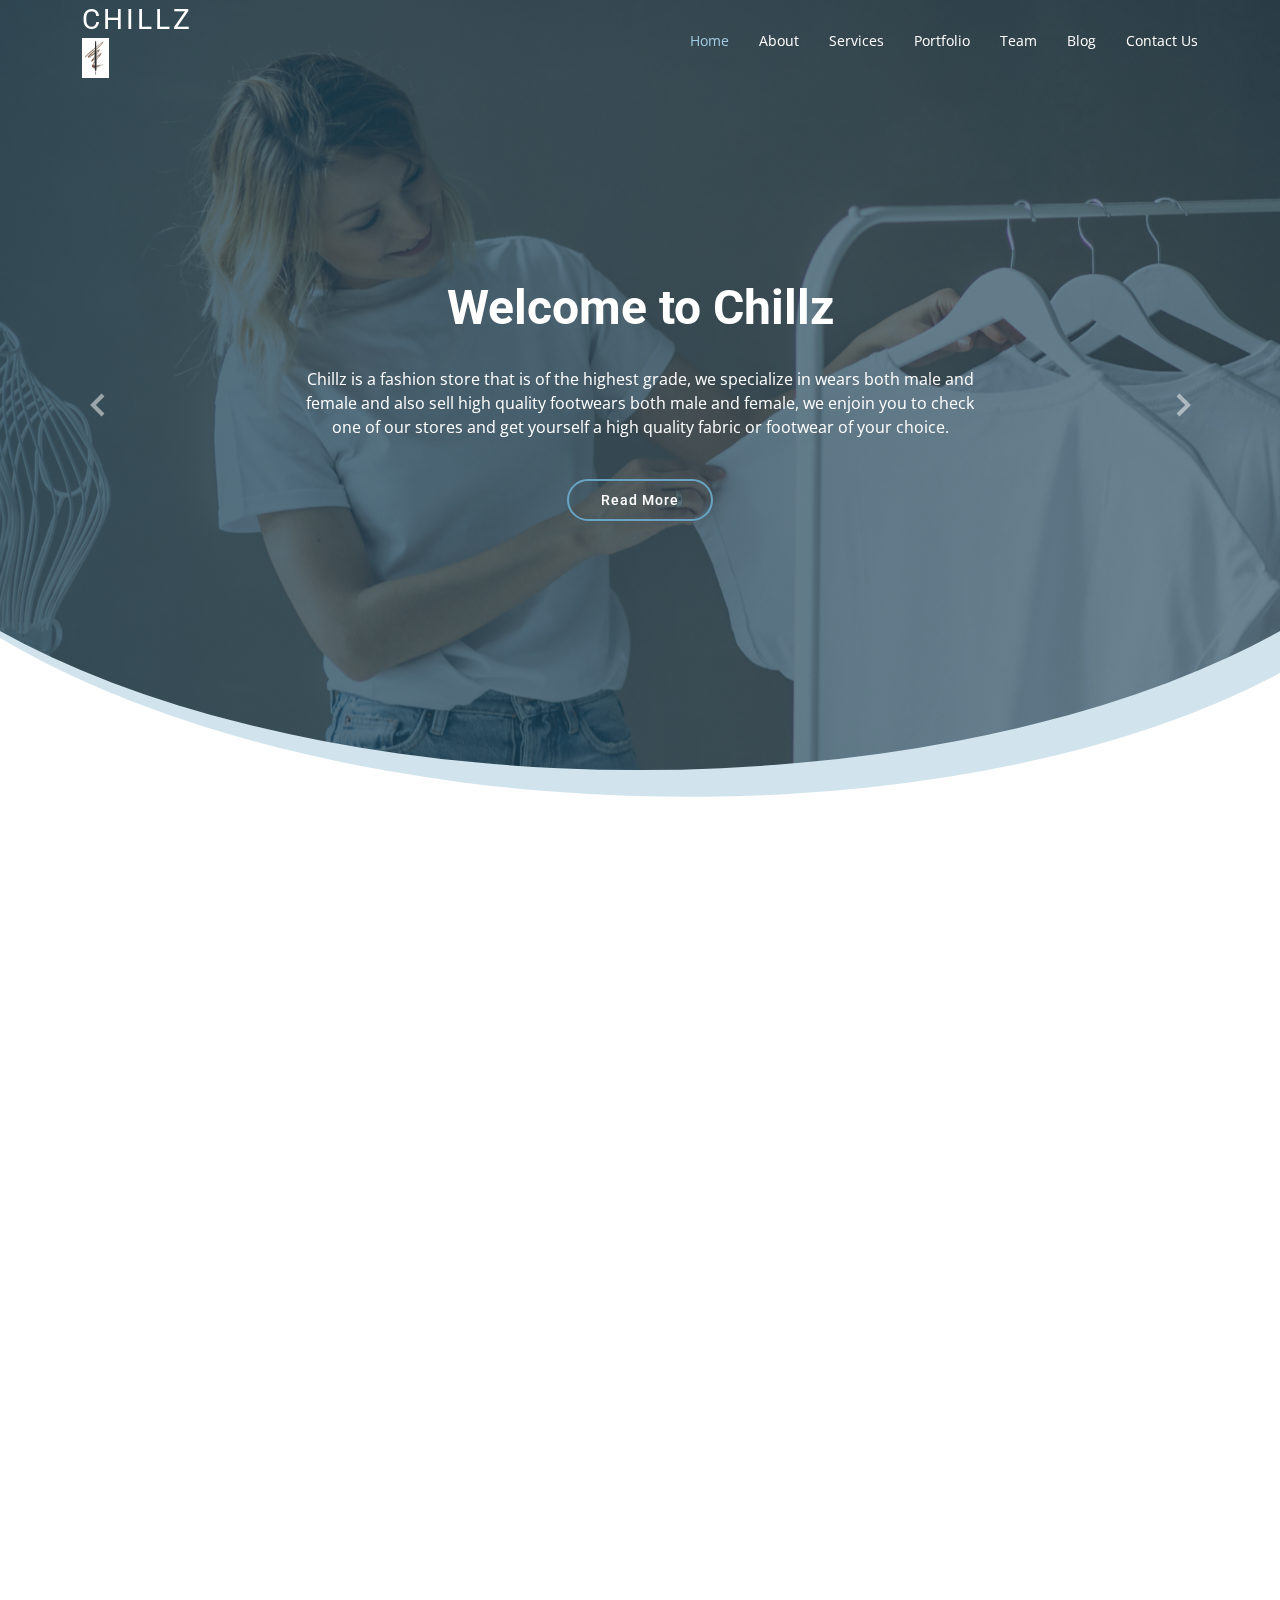
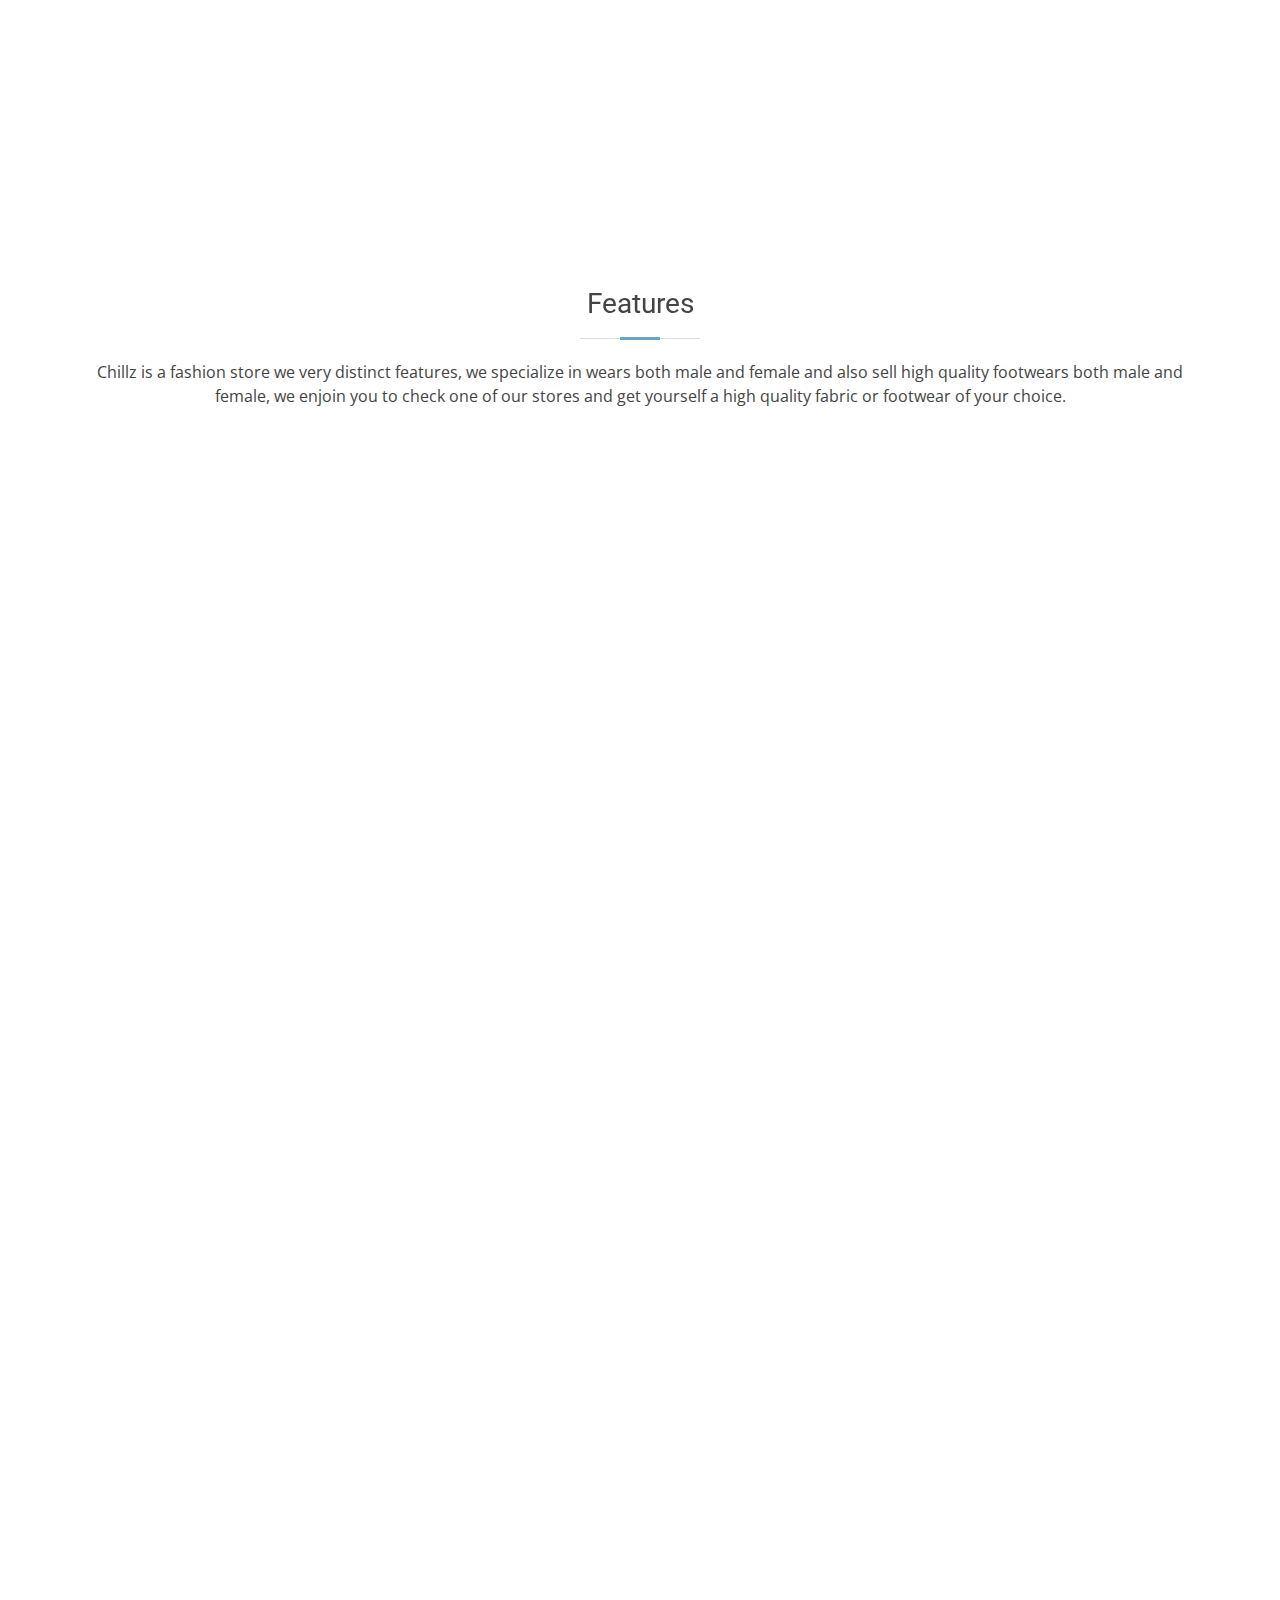
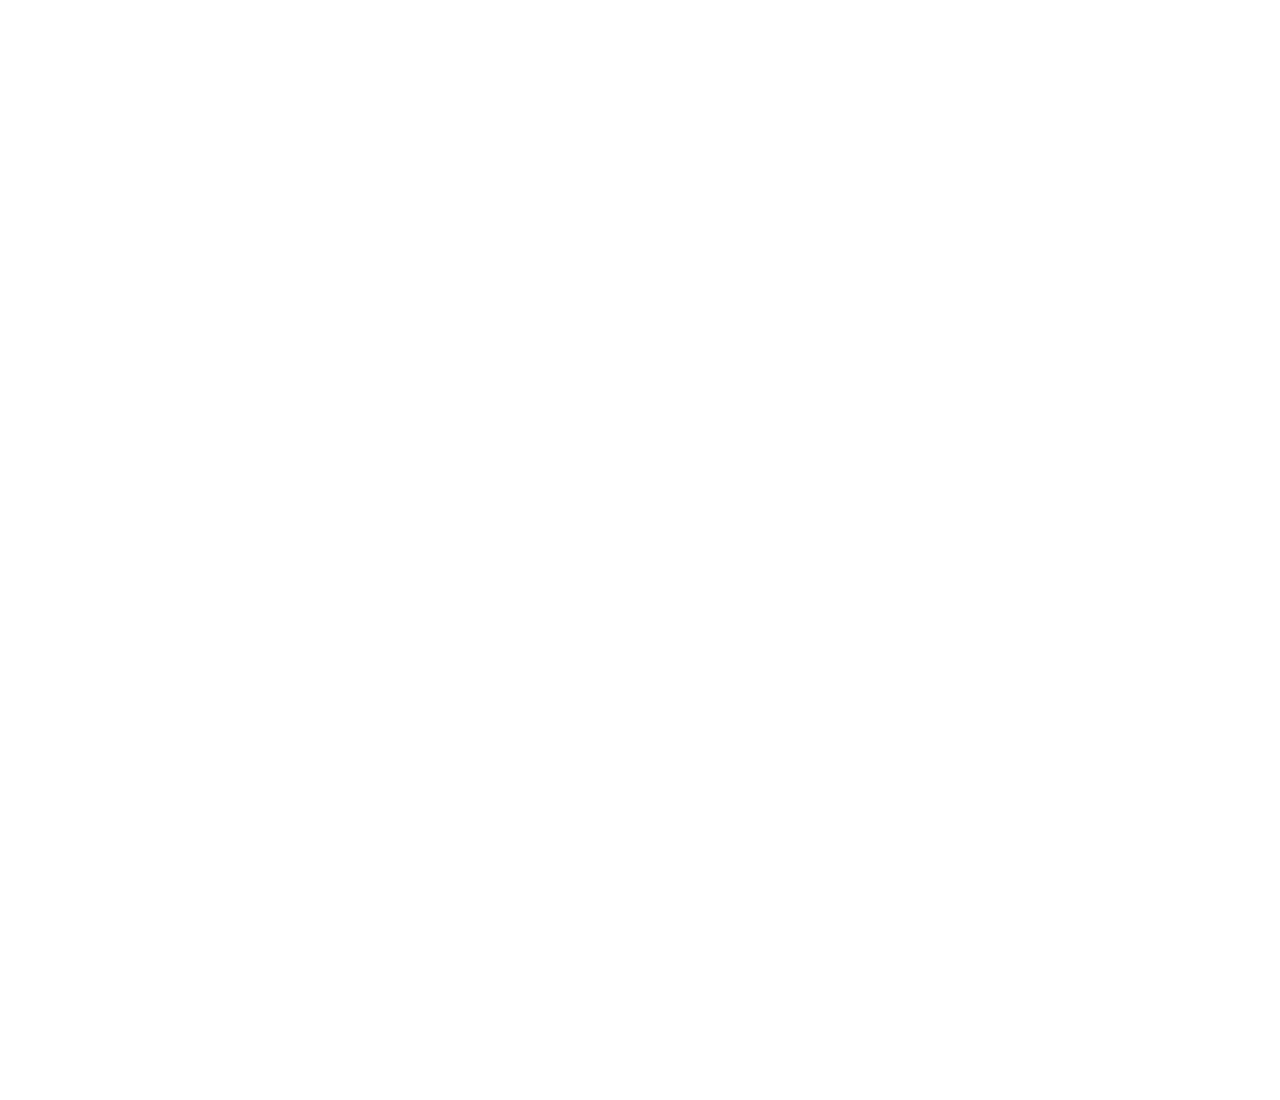
<file: index.html>
<!DOCTYPE html>
<html lang="en">
<head>
    <meta charset="utf-8">
    <meta content="width=device-width, initial-scale=1.0" name="viewport">
    
    <meta content="" name="description">
    <meta content="" name="keywords">

    <title>Chillz Fashion Store</title>

    <!-- Favicons -->
    <link href="assets/img/favicon.png" rel="icon">
    <link href="assets/img/apple-touch-icon.png" rel="apple-touch-icon">

    <!-- Google Fonts -->
    <link href="https://fonts.googleapis.com/css?family=Open+Sans:300,300i,400,400i,600,600i,700,700i|Roboto:300,300i,400,400i,500,500i,700,700i&display=swap" rel="stylesheet">

    <!-- Vendor CSS Files -->
    <link href="assets/vendor/animate.css/animate.min.css" rel="stylesheet">
    <link href="assets/vendor/aos/aos.css" rel="stylesheet">
    <link href="assets/vendor/bootstrap/css/bootstrap.min.css" rel="stylesheet">
    <link href="assets/vendor/bootstrap-icons/bootstrap-icons.css" rel="stylesheet">
    <link href="assets/vendor/boxicons/css/boxicons.min.css" rel="stylesheet">
    <link href="assets/vendor/glightbox/css/glightbox.min.css" rel="stylesheet">
    <link href="assets/vendor/swiper/swiper-bundle.min.css" rel="stylesheet">

    <!-- Template Main CSS File -->
    <link href="assets/css/style.css" rel="stylesheet">

</head>

<body>

   <!-- ======= Header ======= -->
    <header id="header" class="fixed-top d-flex align-items-center header-transparent">
        <div class="container d-flex justify-content-between align-items-center">

            <div class="logo">
                <h1 class="text-light"><a href="index.html"><span>Chillz</span></a></h1>
                <!-- Uncomment below if you prefer to use an image logo -->
                <a href="index.html"><img src="assets/img/banner/procat1.jpg" alt="" class="img-fluid"></a>
            </div> 

            <nav id="navbar" class="navbar">
                <ul>
                    <li><a class="active " href="index.html">Home</a></li>
                    <li><a href="about.html">About</a></li>
                    <li><a href="services.html">Services</a></li>
                    <li><a href="portfolio.html">Portfolio</a></li>
                    <li><a href="team.html">Team</a></li>
                    <li><a href="blog.html">Blog</a></li>
                    <li><a href="contact.html">Contact Us</a></li>
                </ul>
                <i class="bi bi-list mobile-nav-toggle"></i>
            </nav><!-- .navbar -->

        </div>
    </header>
    <!--===== End Header ======--> 

   <!-- ======= Hero Section ======= -->
    <section id="hero" class="d-flex justify-cntent-center align-items-center">
        <div id="heroCarousel" class="container carousel carousel-fade" data-bs-ride="carousel" data-bs-interval="5000">

            <!-- Slide 1 -->
            <div class="carousel-item active">
                <div class="carousel-container">
                    <h2 class="animate__animated animate__fadeInDown">Welcome to <span>Chillz</span></h2>
                    <p class="animate__animated animate__fadeInUp">Chillz is a fashion store that is of the highest grade, we specialize in wears both male and female and also sell high quality footwears both male and female, we enjoin you to check one of our stores and get yourself a high quality fabric or footwear of your choice.</p>
                    <a href="" class="btn-get-started animate__animated animate__fadeInUp">Read More</a>
                </div>
            </div>

            <!-- Slide 2 -->
            <div class="carousel-item">
                <div class="carousel-container">
                    <h2 class="animate__animated animate__fadeInDown">Quality Clothes</h2>
                    <p class="animate__animated animate__fadeInUp">Chillz is a fashion store that is of the highest grade, we specialize in wears both male and female and also sell high quality footwears both male and female, we enjoin you to check one of our stores and get yourself a high quality fabric or footwear of your choice.</p>
                    <a href="" class="btn-get-started animate__animated animate__fadeInUp">Read More</a>
                </div>
            </div>

            <!-- Slide 3 -->
            <div class="carousel-item">
                <div class="carousel-container">
                    <h2 class="animate__animated animate__fadeInDown">Best footwears available</h2>
                    <p class="animate__animated animate__fadeInUp">Chillz is a fashion store that is of the highest grade, we specialize in wears both male and female and also sell high quality footwears both male and female, we enjoin you to check one of our stores and get yourself a high quality fabric or footwear of your choice.</p>
                    <a href="" class="btn-get-started animate__animated animate__fadeInUp">Read More</a>
                </div>
            </div>

            <a class="carousel-control-prev" href="#heroCarousel" role="button" data-bs-slide="prev">
                <span class="carousel-control-prev-icon bx bx-chevron-left" aria-hidden="true"></span>
            </a>

            <a class="carousel-control-next" href="#heroCarousel" role="button" data-bs-slide="next">
                <span class="carousel-control-next-icon bx bx-chevron-right" aria-hidden="true"></span>
            </a>

        </div>
    </section>
    <!--===== End Hero ======-->

  <main id="main">
     <!-- ======= Services Section ======= -->
        <section class="services">
            <div class="container">
  
                <div class="row">
                    <div class="col-md-6 col-lg-3 d-flex align-items-stretch" data-aos="fade-up">
                        <div class="icon-box icon-box-pink">
                            <div class="icon"><i class="bx bxl-dribbble"></i></div>
                            <h4 class="title"><a href="">Male wears</a></h4>
                            <p class="description">Chillz fashion store produces and distributes high quality male wears of different brands and styles.</p>
                        </div>
                    </div>
  
                    <div class="col-md-6 col-lg-3 d-flex align-items-stretch" data-aos="fade-up" data-aos-delay="100">
                        <div class="icon-box icon-box-cyan">
                            <div class="icon"><i class="bx bx-file"></i></div>
                            <h4 class="title"><a href="">Female wears</a></h4>
                            <p class="description">Chillz fashion store produces and distributes high quality female wears of different brands and styles.</p>
                        </div>
                    </div>
  
                    <div class="col-md-6 col-lg-3 d-flex align-items-stretch" data-aos="fade-up" data-aos-delay="200">
                        <div class="icon-box icon-box-green">
                            <div class="icon"><i class="bx bx-tachometer"></i></div>
                            <h4 class="title"><a href="">Footwears</a></h4>
                            <p class="description">Chillz fashion store produces and distributes high quality footwears for both male and female with top styles.</p>
                        </div>
                    </div>
  
                    <div class="col-md-6 col-lg-3 d-flex align-items-stretch" data-aos="fade-up" data-aos-delay="200">
                        <div class="icon-box icon-box-blue">
                            <div class="icon"><i class="bx bx-world"></i></div>
                            <h4 class="title"><a href="">Delivery</a></h4>
                            <p class="description">Chillz fashion store produces and distributes high quality wears and footwears with top notch delivery service.</p>
                        </div>
                    </div>
  
                </div>
  
            </div>
        </section>
        <!--====== End Services Section ======-->

     <!-- ======= Why Us Section ======= -->
        <section class="why-us section-bg" data-aos="fade-up" date-aos-delay="200">
            <div class="container">
  
                <div class="row">
                    <div class="col-lg-6 video-box">
                        <img src="assets/img/custom-size.jpg" class="img-fluid" alt="">
                        <a href="https://www.youtube.com/watch?v=jDDaplaOz7Q" class="venobox play-btn mb-4" data-vbtype="video" data-autoplay="true"></a>
                    </div>
  
                    <div class="col-lg-6 d-flex flex-column justify-content-center p-5">
  
                        <div class="icon-box">
                            <div class="icon"><i class="bx bx-fingerprint"></i></div>
                            <h4 class="title"><a href="">Fashion wears</a></h4>
                            <p class="description">Top quality wears produced and created by our fashion designers making our customers choices always ready and delivered.</p>
                        </div>
  
                        <div class="icon-box">
                            <div class="icon"><i class="bx bx-gift"></i></div>
                            <h4 class="title"><a href="">Affordable Price</a></h4>
                            <p class="description">Top quality wears produced by chillz fashion stores are always sold at affordable prices as we value our customers always.</p>
                        </div>
  
                    </div>
                </div>
  
            </div>
        </section>
        <!--===== End Why Us Section ======-->

    <!-- ======= Features Section ======= -->
        <section class="features">
            <div class="container">
  
                <div class="section-title">
                    <h2>Features</h2>
                    <p>Chillz is a fashion store we very distinct features, we specialize in wears both male and female and also sell high quality footwears both male and female, we enjoin you to check one of our stores and get yourself a high quality fabric or footwear of your choice.</p>
                </div>
  
                <div class="row" data-aos="fade-up">
                    <div class="col-md-5">
                        <img src="assets/img/products/shoe1-3.jpg" class="img-fluid" alt="">
                    </div>
                    <div class="col-md-7 pt-4">
                        <h3>Chillz fashion store footwears are top notch and quality</h3>
                        <p class="fst-italic">
                            Chillz fashion store produces and distributes high quality footwears for both male and female with top styles
                            and affordable.
                        </p>
                        <ul>
                            <li><i class="bi bi-check"></i> Footwears are produced based on customers likes and preferences.</li>
                            <li><i class="bi bi-check"></i> Footwears produced at chillz are sold at affordable prices. </li>
                            <li><i class="bi bi-check"></i> Chillz footwears are sometimes customized at the behest of the customer. </li>
                        </ul>
                    </div>
                </div>
  
                <div class="row" data-aos="fade-up">
                    <div class="col-md-5 order-1 order-md-2">
                        <img src="assets/img/runway.jpg" class="img-fluid" alt="">
                    </div>
                    <div class="col-md-7 pt-5 order-2 order-md-1">
                        <h3>Chillz fashion store at fashion shows</h3>
                        <p class="fst-italic">
                            Chillz fashion store also participates and takes active part in fashion shows both locally and internationally
                            for our store.
                        </p>
                        <p>
                            Chillz fashion store organizes and takes active part in fashion shows which helps in enticing new customers,
                            we display brand new attires and footwears created by our ever improving fashion team which bring life to any
                            fashion show attended. We are always ready to show our wonderful wears. 
                        </p>
                    </div>
                </div>
  
                <div class="row" data-aos="fade-up">
                    <div class="col-md-5">
                        <img src="assets/img/slider/slider1.jpg" class="img-fluid" alt="">
                    </div>
                    <div class="col-md-7 pt-5">
                        <h3>Chillz fashion store produces wears and footwears for media events</h3>
                        <p>Chillz fashion store also participates and takes active part in media shows, either music videos or movies scene set both locally and internationally.</p>
                        <ul>
                            <li><i class="bi bi-check"></i> Wears are provided by chillz to models for shooting music videos.</li>
                            <li><i class="bi bi-check"></i> Wears are provided by chillz to models for shooting movie scenes.</li>
                        </ul>
                    </div>
                </div>
  
                <div class="row" data-aos="fade-up">
                    <div class="col-md-5 order-1 order-md-2">
                        <img src="assets/img/slider/slider2.jpg" class="img-fluid" alt="">
                    </div>
                    <div class="col-md-7 pt-5 order-2 order-md-1">
                        <h3>Chillz fashion store also produces wears for the interior of buildings</h3>
                        <p class="fst-italic">
                            Chillz fashion store produceswears for interior such as chairs, we sew cotton on chairs, sofas and even bed
                            sheets, we are quite versatile.
                        </p>
                        <p>
                            Chillz fashion store organizes and takes active part in fashion shows which helps in enticing new customers,
                            we display brand new attires and footwears created by our ever improving fashion team which bring life to any
                            fashion show attended. We are always ready to show our wonderful wears. 
                        </p>
                    </div>
                </div>
  
            </div>
        </section>
        <!--===== End Features Section =====-->
    
  </main>
  <!--==== end main ====-->

  <!-- ======= Footer ======= -->
    <footer id="footer" data-aos="fade-up" data-aos-easing="ease-in-out" data-aos-duration="500">

        <div class="footer-newsletter">
            <div class="container">
                <div class="row">
                    <div class="col-lg-6">
                        <h4>Our Newsletter</h4>
                        <p>Subscribe to chillz fashion store newsletter and get tips and news always</p>
                    </div>
                    <div class="col-lg-6">
                        <form action="" method="post">
                            <input type="email" name="email"><input type="submit" value="Subscribe">
                        </form>
                    </div>
                </div>
            </div>
        </div>

        <div class="footer-top">
            <div class="container">
                <div class="row">

                    <div class="col-lg-3 col-md-6 footer-links">
                        <h4>Useful Links</h4>
                        <ul>
                            <li><i class="bx bx-chevron-right"></i> <a href="#">Home</a></li>
                            <li><i class="bx bx-chevron-right"></i> <a href="#">About us</a></li>
                            <li><i class="bx bx-chevron-right"></i> <a href="#">Services</a></li>
                            <li><i class="bx bx-chevron-right"></i> <a href="#">Terms of service</a></li>
                            <li><i class="bx bx-chevron-right"></i> <a href="#">Privacy policy</a></li>
                        </ul>
                    </div>

                    <div class="col-lg-3 col-md-6 footer-links">
                        <h4>Our Services</h4>
                        <ul>
                            <li><i class="bx bx-chevron-right"></i> <a href="#">Male wears</a></li>
                            <li><i class="bx bx-chevron-right"></i> <a href="#">Female wears</a></li>
                            <li><i class="bx bx-chevron-right"></i> <a href="#">Footwears</a></li>
                            <li><i class="bx bx-chevron-right"></i> <a href="#">Fashion shows</a></li>
                            <li><i class="bx bx-chevron-right"></i> <a href="#">Delivery</a></li>
                        </ul>
                    </div>

                    <div class="col-lg-3 col-md-6 footer-contact">
                        <h4>Contact Us</h4>
                        <p>
                            Block 4A, Luke Plaza <br>
                            Ikeja, IKJ 4008<br>
                            Nigeria <br><br>
                            <strong>Phone:</strong> +234 814 393 2604<br>
                            <strong>Email:</strong> chillzstoreinfo@gmail.com<br>
                        </p>

                    </div>

                    <div class="col-lg-3 col-md-6 footer-info">
                        <h3>About Chillz</h3>
                        <p>Chillz fashion store produces and distributes high quality male and female wears of different brands and styles, also produces footwears of choice for our customers.</p>
                        <div class="social-links mt-3">
                            <a href="#" class="twitter"><i class="bx bxl-twitter"></i></a>
                            <a href="#" class="facebook"><i class="bx bxl-facebook"></i></a>
                            <a href="#" class="instagram"><i class="bx bxl-instagram"></i></a>
                            <a href="#" class="linkedin"><i class="bx bxl-linkedin"></i></a>
                        </div>
                    </div>

                </div>
            </div>
        </div>

        <div class="container">
            <div class="copyright">
                &copy; Copyright <strong><span>Chillz Fashion store</span></strong>. All Rights Reserved
            </div>
            <div class="credits">
                Designed by <a href="#">Charles</a>
            </div>
        </div>
    </footer>
    <!--====== End Footer ======-->



   <a href="#" class="back-to-top d-flex align-items-center justify-content-center"><i class="bi bi-arrow-up-short"></i></a>

    <!-- Vendor JS Files -->
    <script src="assets/vendor/purecounter/purecounter_vanilla.js"></script>
    <script src="assets/vendor/aos/aos.js"></script>
    <script src="assets/vendor/bootstrap/js/bootstrap.bundle.min.js"></script>
    <script src="assets/vendor/glightbox/js/glightbox.min.js"></script>
    <script src="assets/vendor/isotope-layout/isotope.pkgd.min.js"></script>
    <script src="assets/vendor/swiper/swiper-bundle.min.js"></script>
    <script src="assets/vendor/waypoints/noframework.waypoints.js"></script>
    <script src="assets/vendor/php-email-form/validate.js"></script>

    <!-- Template Main JS File -->
    <script src="assets/js/main.js"></script>

</body>

</html>
</file>
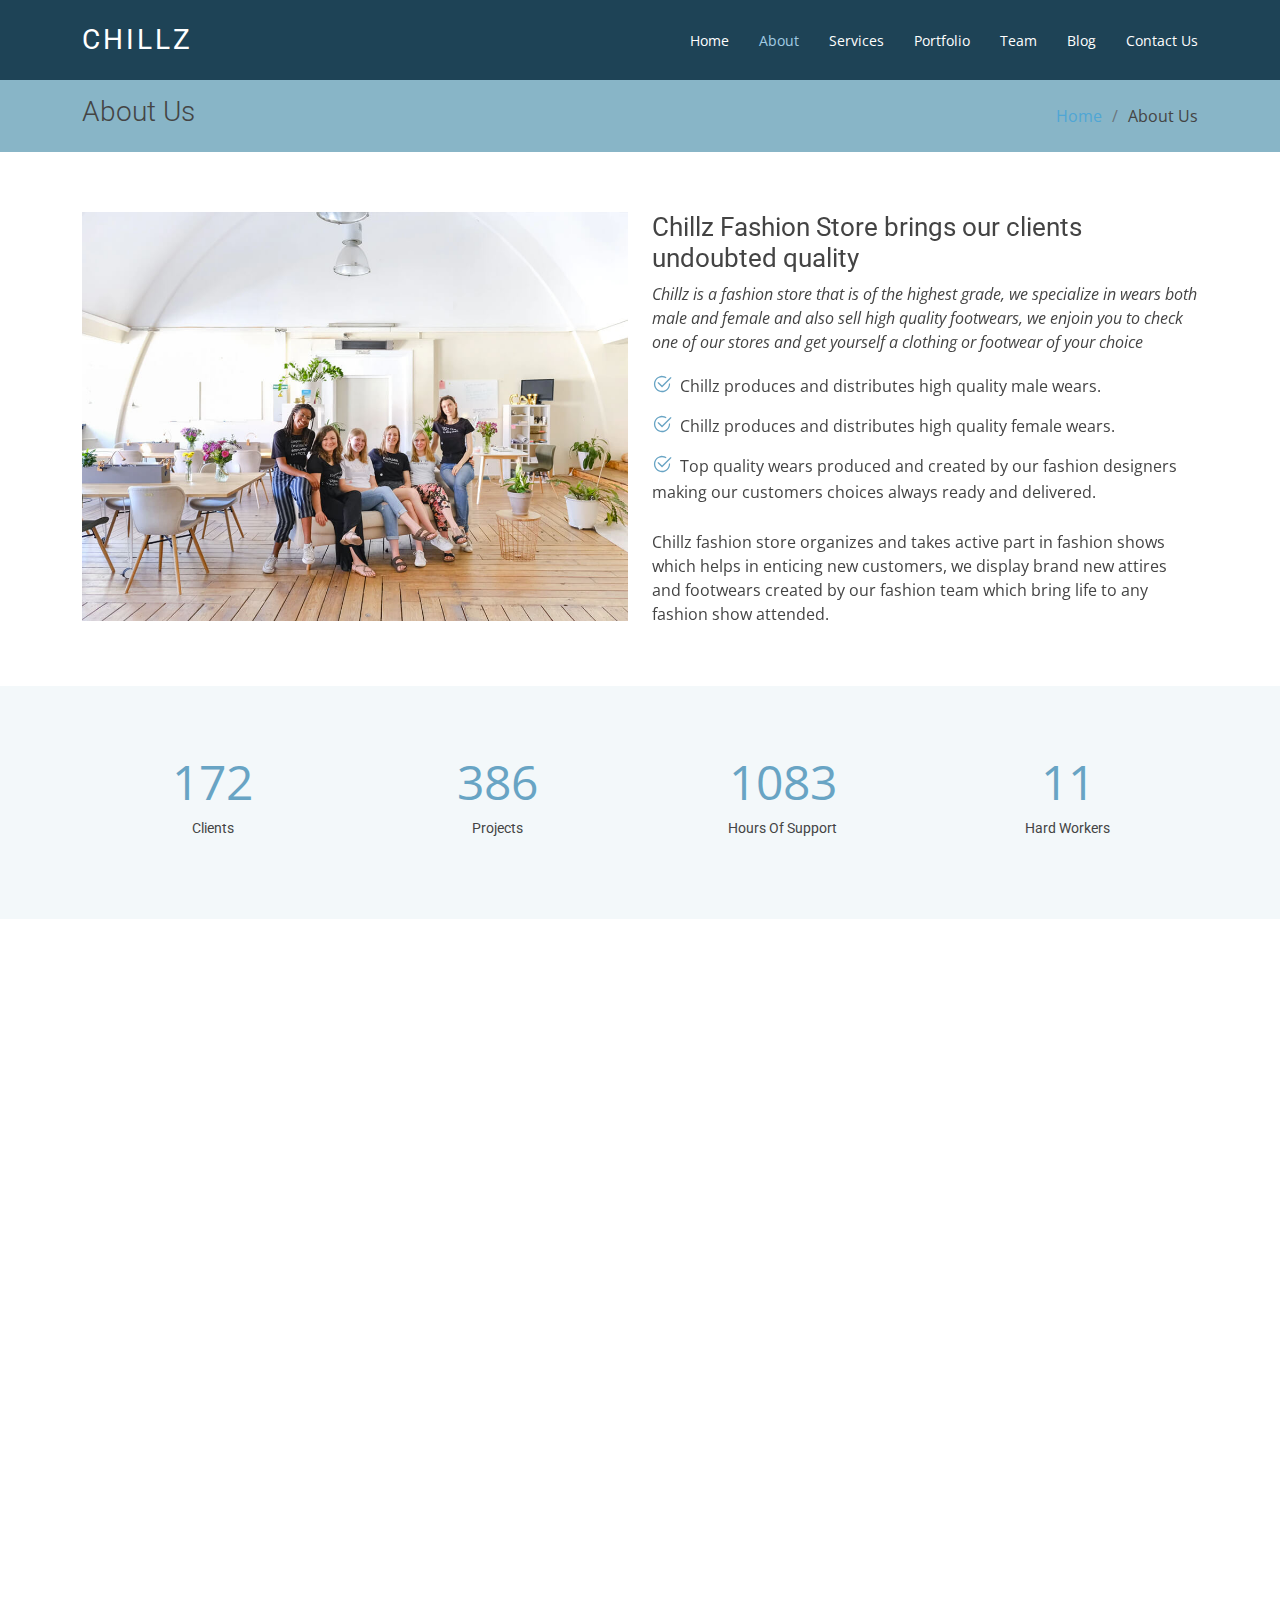
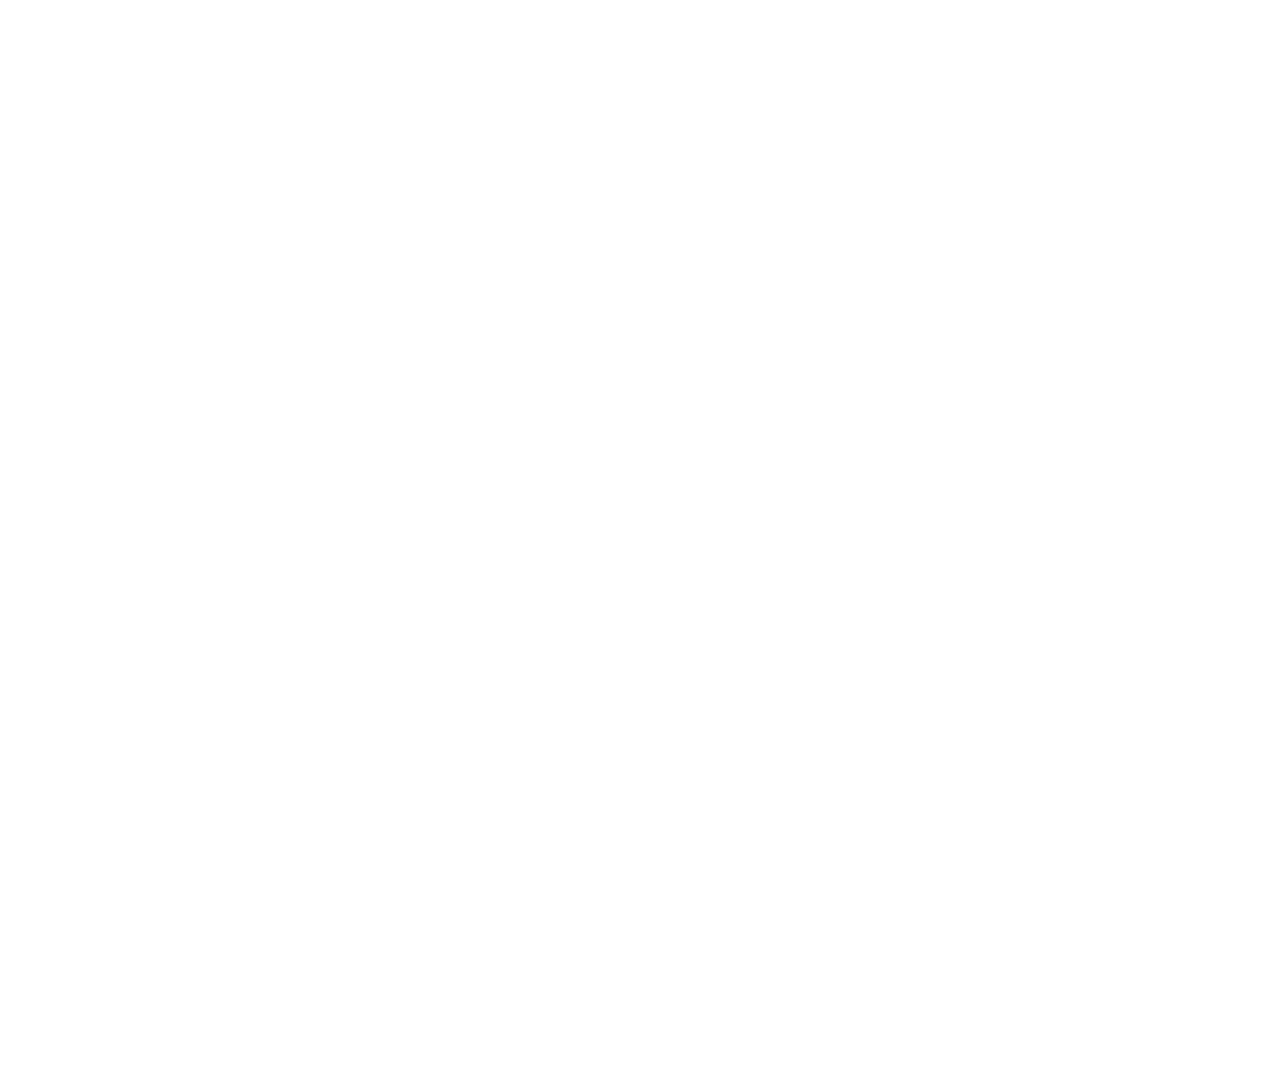
<file: about.html>
<!DOCTYPE html>
<html lang="en">

<head>
  <meta charset="utf-8">
  <meta content="width=device-width, initial-scale=1.0" name="viewport">

  <meta content="" name="description">
  <meta content="" name="keywords">

  <title>About - Chillz Fashion Store</title>

  <!-- Favicons -->
  <link href="assets/img/favicon.png" rel="icon">
  <link href="assets/img/apple-touch-icon.png" rel="apple-touch-icon">

  <!-- Google Fonts -->
  <link
    href="https://fonts.googleapis.com/css?family=Open+Sans:300,300i,400,400i,600,600i,700,700i|Roboto:300,300i,400,400i,500,500i,700,700i&display=swap"
    rel="stylesheet">

  <!-- Vendor CSS Files -->
  <link href="assets/vendor/animate.css/animate.min.css" rel="stylesheet">
  <link href="assets/vendor/aos/aos.css" rel="stylesheet">
  <link href="assets/vendor/bootstrap/css/bootstrap.min.css" rel="stylesheet">
  <link href="assets/vendor/bootstrap-icons/bootstrap-icons.css" rel="stylesheet">
  <link href="assets/vendor/boxicons/css/boxicons.min.css" rel="stylesheet">
  <link href="assets/vendor/glightbox/css/glightbox.min.css" rel="stylesheet">
  <link href="assets/vendor/swiper/swiper-bundle.min.css" rel="stylesheet">

  <!-- Template Main CSS File -->
  <link href="assets/css/style.css" rel="stylesheet">

</head>

<body>

  <!-- ======= Header ======= -->
  <header id="header" class="fixed-top d-flex align-items-center ">
    <div class="container d-flex justify-content-between align-items-center">

      <div class="logo">
        <h1 class="text-light"><a href="index.html"><span>Chillz</span></a></h1>
        <!-- Uncomment below if you prefer to use an image logo -->
        <!-- <a href="index.html"><img src="assets/img/logo.png" alt="" class="img-fluid"></a>-->
      </div>

      <nav id="navbar" class="navbar">
        <ul>
          <li><a class="" href="index.html">Home</a></li>
          <li><a class="active" href="about.html">About</a></li>
          <li><a href="services.html">Services</a></li>
          <li><a href="portfolio.html">Portfolio</a></li>
          <li><a href="team.html">Team</a></li>
          <li><a href="blog.html">Blog</a></li>
          <li><a href="contact.html">Contact Us</a></li>
        </ul>
        <i class="bi bi-list mobile-nav-toggle"></i>
      </nav><!-- .navbar -->

    </div>
  </header>
  <!--====== End Header ======-->

  <main id="main">

    <!--====== About us section =======-->
    <section class="breadcrumbs">
      <div class="container">

        <div class="d-flex justify-content-between align-items-center">
          <h2>About Us</h2>
          <ol>
            <li><a href="index.html">Home</a></li>
            <li>About Us</li>
          </ol>
        </div>

      </div>
    </section>
    <!--======= End About Us Section ======-->

    <!-- ======= About Section ======= -->
    <section class="about" data-aos="fade-up">
      <div class="container">

        <div class="row">
          <div class="col-lg-6">
            <img src="assets/img/about.jpg" class="img-fluid" alt="">
          </div>
          <div class="col-lg-6 pt-4 pt-lg-0">
            <h3>Chillz Fashion Store brings our clients undoubted quality</h3>
            <p class="fst-italic">
              Chillz is a fashion store that is of the highest grade, we specialize in wears both male and female and
              also sell high quality footwears, we enjoin you to check one of our stores and get yourself a clothing or
              footwear of your choice
            </p>
            <ul>
              <li><i class="bi bi-check2-circle"></i> Chillz produces and distributes high quality male wears.</li>
              <li><i class="bi bi-check2-circle"></i> Chillz produces and distributes high quality female wears.</li>
              <li><i class="bi bi-check2-circle"></i> Top quality wears produced and created by our fashion designers
                making our customers choices always ready and delivered.</li>
            </ul>
            <p>
              Chillz fashion store organizes and takes active part in fashion shows which helps in enticing new
              customers,
              we display brand new attires and footwears created by our fashion team which bring life to any fashion
              show attended.
            </p>
          </div>
        </div>

      </div>
    </section>
    <!--======= End About Section ======-->

    <!-- ======= Facts Section ======= -->
    <section class="facts section-bg" data-aos="fade-up">
      <div class="container">

        <div class="row counters">

          <div class="col-lg-3 col-6 text-center">
            <span data-purecounter-start="0" data-purecounter-end="232" data-purecounter-duration="1"
              class="purecounter"></span>
            <p>Clients</p>
          </div>

          <div class="col-lg-3 col-6 text-center">
            <span data-purecounter-start="0" data-purecounter-end="521" data-purecounter-duration="1"
              class="purecounter"></span>
            <p>Projects</p>
          </div>

          <div class="col-lg-3 col-6 text-center">
            <span data-purecounter-start="0" data-purecounter-end="1463" data-purecounter-duration="1"
              class="purecounter"></span>
            <p>Hours Of Support</p>
          </div>

          <div class="col-lg-3 col-6 text-center">
            <span data-purecounter-start="0" data-purecounter-end="15" data-purecounter-duration="1"
              class="purecounter"></span>
            <p>Hard Workers</p>
          </div>

        </div>

      </div>
    </section>
    <!--===== End Facts Section ======-->

    <!-- ======= Our Skills Section ======= -->
    <section class="skills" data-aos="fade-up">
      <div class="container">

        <div class="section-title">
          <h2>Our Skills</h2>
          <p>Chillz fashion store is home to some of the most innovative and creative minds, our fashion designers are
            world class in there profession, also our product designers and developers also perform their duties to the
            fullest, each making chillz fashion store relevant.</p>
        </div>

        <div class="skills-content">

          <div class="progress">
            <div class="progress-bar bg-success" role="progressbar" aria-valuenow="100" aria-valuemin="0"
              aria-valuemax="100">
              <span class="skill">Tailoring <i class="val">100%</i></span>
            </div>
          </div>

          <div class="progress">
            <div class="progress-bar bg-info" role="progressbar" aria-valuenow="90" aria-valuemin="0"
              aria-valuemax="100">
              <span class="skill">Product Designing <i class="val">90%</i></span>
            </div>
          </div>

          <div class="progress">
            <div class="progress-bar bg-warning" role="progressbar" aria-valuenow="75" aria-valuemin="0"
              aria-valuemax="100">
              <span class="skill">Footwear making <i class="val">75%</i></span>
            </div>
          </div>

          <div class="progress">
            <div class="progress-bar bg-danger" role="progressbar" aria-valuenow="55" aria-valuemin="0"
              aria-valuemax="100">
              <span class="skill">Delivery <i class="val">55%</i></span>
            </div>
          </div>

        </div>

      </div>
    </section>
    <!--===== End Our Skills Section ======-->

    <!-- ======= Tetstimonials Section ======= -->
    <section class="testimonials" data-aos="fade-up">
      <div class="container">

        <div class="section-title">
          <h2>Testimonials</h2>
          <p>Chillz fashion store cherishes our ever increasing clients and we always endeavour to obtain feedback from
            our clients, we are a dynamic store and will always take our customers preferences into consideration, so as
            to build a better relationship with our clients.</p>
        </div>

        <div class="testimonials-carousel swiper">
          <div class="swiper-wrapper">
            <div class="testimonial-item swiper-slide">
              <img src="assets/img/testimonials/testimonials-1.jpg" class="testimonial-img" alt="">
              <h3>Saul Goodman</h3>
              <h4>Ceo &amp; Founder</h4>
              <p>
                <i class="bx bxs-quote-alt-left quote-icon-left"></i>
                A fashion store with quality and also affordable unisex wears, which also tends to deliver goods right
                on cue. Chillz fashion store is perfect for buying wears and also buying quality footwears.
                <i class="bx bxs-quote-alt-right quote-icon-right"></i>
              </p>
            </div>

            <div class="testimonial-item swiper-slide">
              <img src="assets/img/testimonials/testimonials-2.jpg" class="testimonial-img" alt="">
              <h3>Sara Wilsson</h3>
              <h4>Designer</h4>
              <p>
                <i class="bx bxs-quote-alt-left quote-icon-left"></i>
                A fashion store with quality and also affordable unisex wears, which also tends to deliver goods right
                on cue. Chillz fashion store is perfect for buying wears and also buying quality footwears.
                <i class="bx bxs-quote-alt-right quote-icon-right"></i>
              </p>
            </div>

            <div class="testimonial-item swiper-slide">
              <img src="assets/img/testimonials/testimonials-3.jpg" class="testimonial-img" alt="">
              <h3>Jena Karlis</h3>
              <h4>Store Owner</h4>
              <p>
                <i class="bx bxs-quote-alt-left quote-icon-left"></i>
                A fashion store with quality and also affordable unisex wears, which also tends to deliver goods right
                on cue. Chillz fashion store is perfect for buying wears and also buying quality footwears.
                <i class="bx bxs-quote-alt-right quote-icon-right"></i>
              </p>
            </div>

            <div class="testimonial-item swiper-slide">
              <img src="assets/img/testimonials/testimonials-4.jpg" class="testimonial-img" alt="">
              <h3>Matt Brandon</h3>
              <h4>Freelancer</h4>
              <p>
                <i class="bx bxs-quote-alt-left quote-icon-left"></i>
                A fashion store with quality and also affordable unisex wears, which also tends to deliver goods right
                on cue. Chillz fashion store is perfect for buying wears and also buying quality footwears.
                <i class="bx bxs-quote-alt-right quote-icon-right"></i>
              </p>
            </div>

            <div class="testimonial-item swiper-slide">
              <img src="assets/img/testimonials/testimonials-5.jpg" class="testimonial-img" alt="">
              <h3>John Larson</h3>
              <h4>Entrepreneur</h4>
              <p>
                <i class="bx bxs-quote-alt-left quote-icon-left"></i>
                A fashion store with quality and also affordable unisex wears, which also tends to deliver goods right
                on cue. Chillz fashion store is perfect for buying wears and also buying quality footwears.
                <i class="bx bxs-quote-alt-right quote-icon-right"></i>
              </p>
            </div>
          </div>
          <div class="swiper-pagination"></div>
        </div>

      </div>
    </section>
    <!--====== End Testimonials Section ======-->

  </main>
  <!--==== end of main ====-->

  <!-- ======= Footer ======= -->
  <footer id="footer" data-aos="fade-up" data-aos-easing="ease-in-out" data-aos-duration="500">

    <div class="footer-newsletter">
      <div class="container">
        <div class="row">
          <div class="col-lg-6">
            <h4>Our Newsletter</h4>
            <p>Subscribe to chillz fashion store newsletter and get tips and news always</p>
          </div>
          <div class="col-lg-6">
            <form action="" method="post">
              <input type="email" name="email"><input type="submit" value="Subscribe">
            </form>
          </div>
        </div>
      </div>
    </div>

    <div class="footer-top">
      <div class="container">
        <div class="row">

          <div class="col-lg-3 col-md-6 footer-links">
            <h4>Useful Links</h4>
            <ul>
              <li><i class="bx bx-chevron-right"></i> <a href="#">Home</a></li>
              <li><i class="bx bx-chevron-right"></i> <a href="#">About us</a></li>
              <li><i class="bx bx-chevron-right"></i> <a href="#">Services</a></li>
              <li><i class="bx bx-chevron-right"></i> <a href="#">Terms of service</a></li>
              <li><i class="bx bx-chevron-right"></i> <a href="#">Privacy policy</a></li>
            </ul>
          </div>

          <div class="col-lg-3 col-md-6 footer-links">
            <h4>Our Services</h4>
            <ul>
              <li><i class="bx bx-chevron-right"></i> <a href="#">Male wears</a></li>
              <li><i class="bx bx-chevron-right"></i> <a href="#">Female wears</a></li>
              <li><i class="bx bx-chevron-right"></i> <a href="#">Footwears</a></li>
              <li><i class="bx bx-chevron-right"></i> <a href="#">Fashion shows</a></li>
              <li><i class="bx bx-chevron-right"></i> <a href="#">Delivery</a></li>
            </ul>
          </div>

          <div class="col-lg-3 col-md-6 footer-contact">
            <h4>Contact Us</h4>
            <p>
              Block 4A, Luke Plaza <br>
              Ikeja, IKJ 4008<br>
              Nigeria <br><br>
              <strong>Phone:</strong> +234 814 393 2604<br>
              <strong>Email:</strong> chillzstoreinfo@gmail.com<br>
            </p>

          </div>

          <div class="col-lg-3 col-md-6 footer-info">
            <h3>About Chillz</h3>
            <p>Chillz fashion store produces and distributes high quality male and female wears of different brands and
              styles, also produces footwears of choice for our customers.</p>
            <div class="social-links mt-3">
              <a href="#" class="twitter"><i class="bx bxl-twitter"></i></a>
              <a href="#" class="facebook"><i class="bx bxl-facebook"></i></a>
              <a href="#" class="instagram"><i class="bx bxl-instagram"></i></a>
              <a href="#" class="linkedin"><i class="bx bxl-linkedin"></i></a>
            </div>
          </div>

        </div>
      </div>
    </div>

    <div class="container">
      <div class="copyright">
        &copy; Copyright <strong><span>Chillz Fashion store</span></strong>. All Rights Reserved
      </div>
      <div class="credits">
        Designed by <a href="#">Charles</a>
      </div>
    </div>
  </footer>
  <!--====== End Footer ======-->








  
  <a href="#" class="back-to-top d-flex align-items-center justify-content-center"><i
      class="bi bi-arrow-up-short"></i></a>

  <!-- Vendor JS Files -->
  <script src="assets/vendor/purecounter/purecounter_vanilla.js"></script>
  <script src="assets/vendor/aos/aos.js"></script>
  <script src="assets/vendor/bootstrap/js/bootstrap.bundle.min.js"></script>
  <script src="assets/vendor/glightbox/js/glightbox.min.js"></script>
  <script src="assets/vendor/isotope-layout/isotope.pkgd.min.js"></script>
  <script src="assets/vendor/swiper/swiper-bundle.min.js"></script>
  <script src="assets/vendor/waypoints/noframework.waypoints.js"></script>
  <script src="assets/vendor/php-email-form/validate.js"></script>

  <!-- Template Main JS File -->
  <script src="assets/js/main.js"></script>
</body>

</html>
</file>
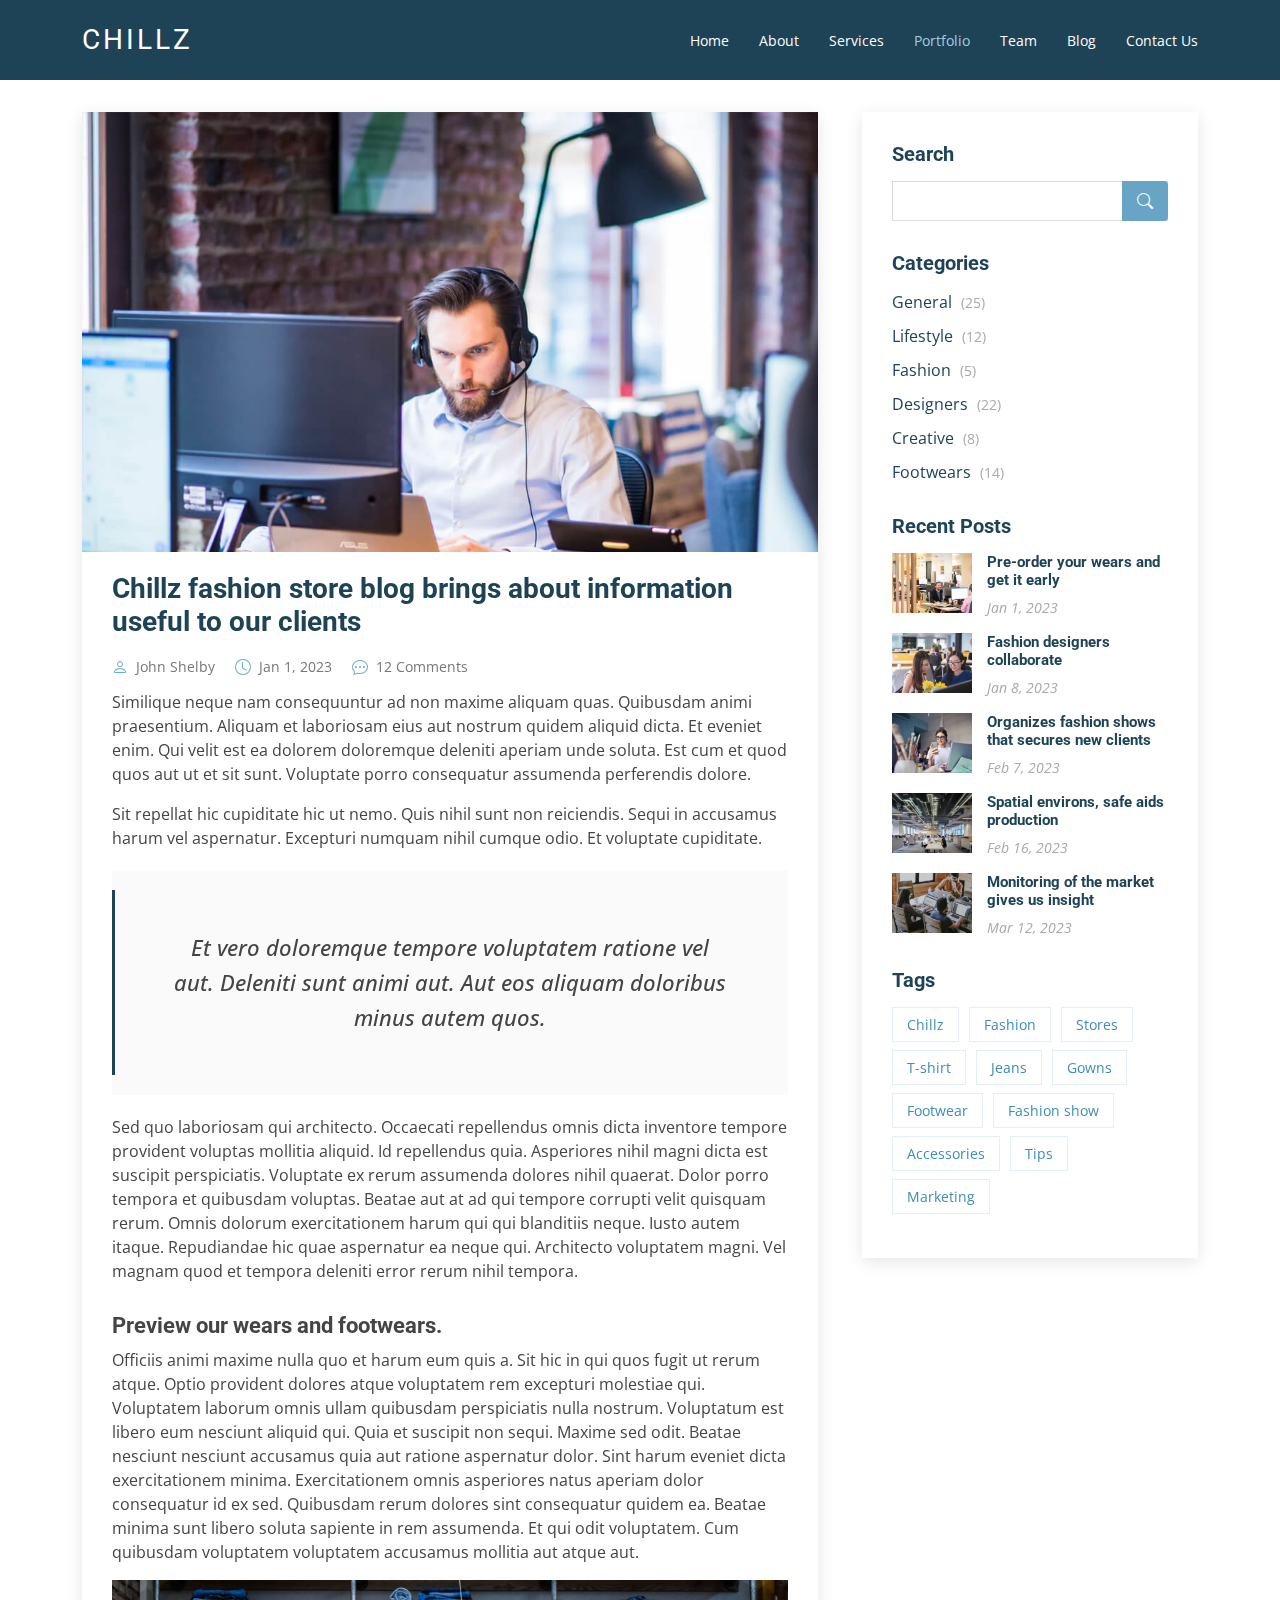
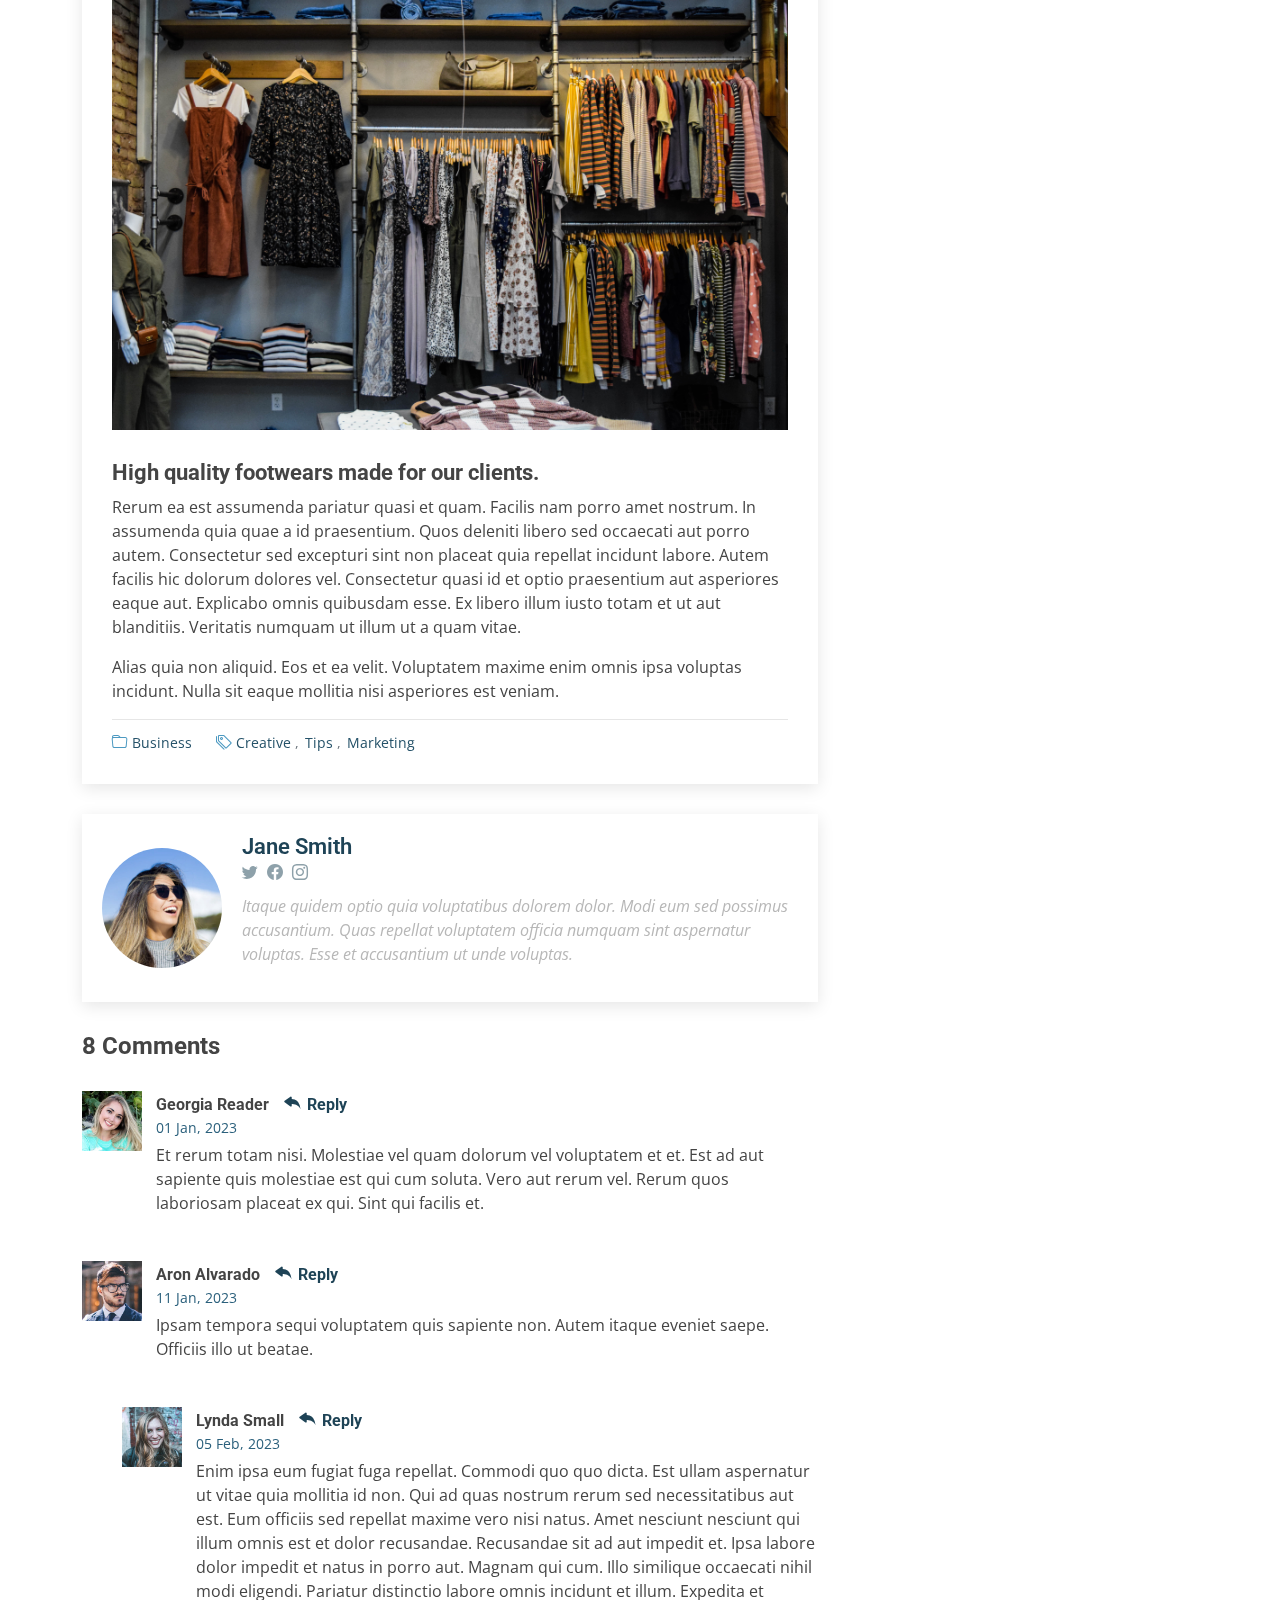
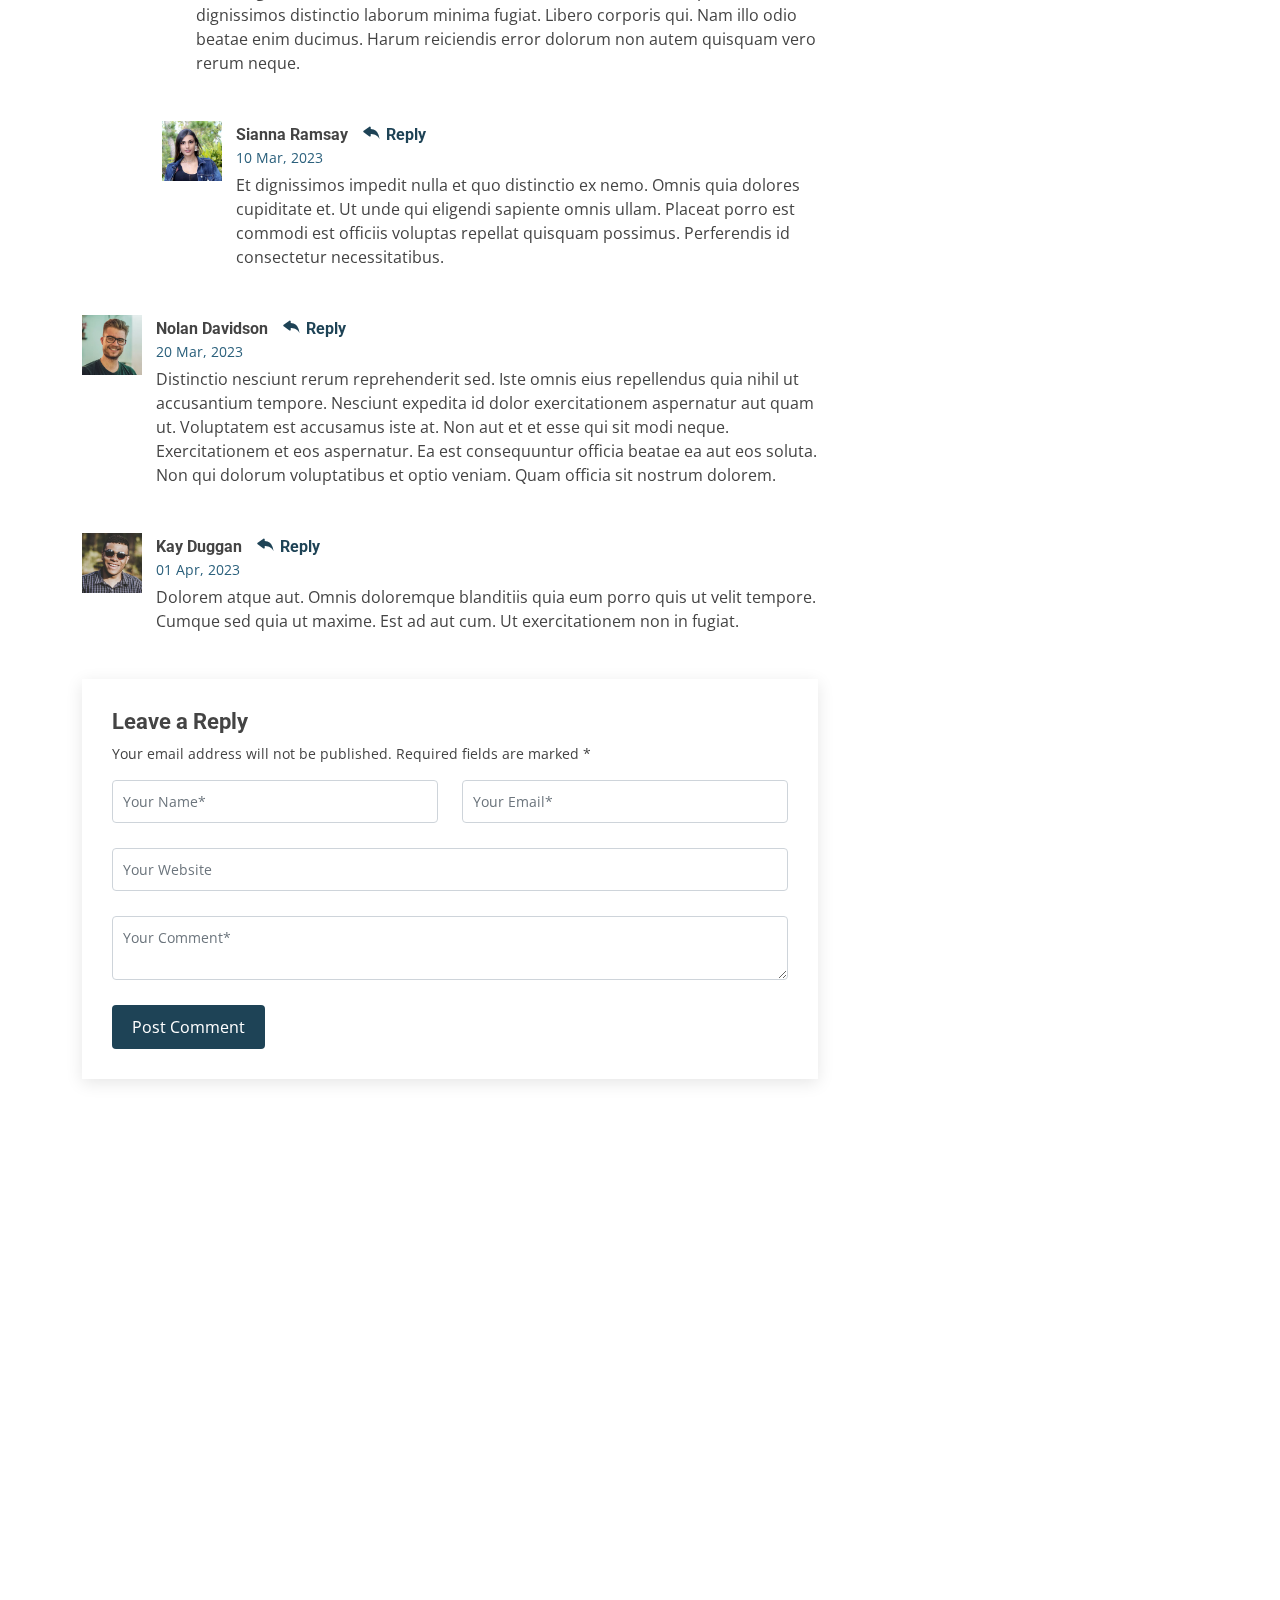
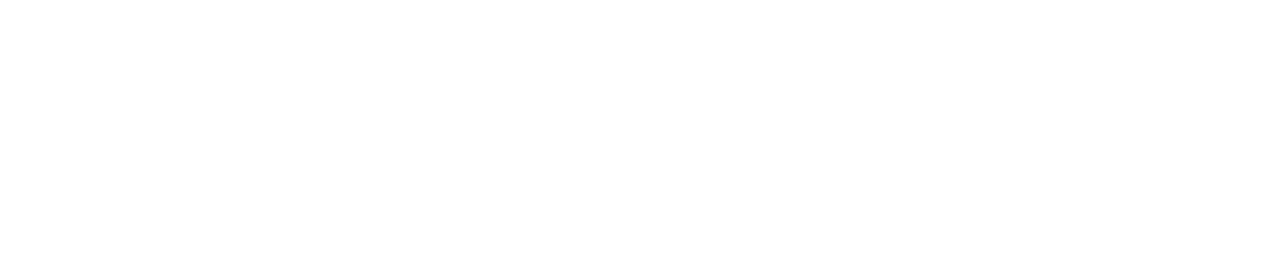
<file: blog-single.html>
<!DOCTYPE html>
<html lang="en">

<head>
    <meta charset="utf-8">
    <meta content="width=device-width, initial-scale=1.0" name="viewport">

    <title>Blog Single - Chillz Fashion Store</title>
    <meta content="" name="description">
    <meta content="" name="keywords">

    <!-- Favicons -->
    <link href="assets/img/favicon.png" rel="icon">
    <link href="assets/img/apple-touch-icon.png" rel="apple-touch-icon">

    <!-- Google Fonts -->
    <link href="https://fonts.googleapis.com/css?family=Open+Sans:300,300i,400,400i,600,600i,700,700i|Roboto:300,300i,400,400i,500,500i,700,700i&display=swap" rel="stylesheet">

    <!-- Vendor CSS Files -->
    <link href="assets/vendor/animate.css/animate.min.css" rel="stylesheet">
    <link href="assets/vendor/aos/aos.css" rel="stylesheet">
    <link href="assets/vendor/bootstrap/css/bootstrap.min.css" rel="stylesheet">
    <link href="assets/vendor/bootstrap-icons/bootstrap-icons.css" rel="stylesheet">
    <link href="assets/vendor/boxicons/css/boxicons.min.css" rel="stylesheet">
    <link href="assets/vendor/glightbox/css/glightbox.min.css" rel="stylesheet">
    <link href="assets/vendor/swiper/swiper-bundle.min.css" rel="stylesheet">

    <!-- Template Main CSS File -->
    <link href="assets/css/style.css" rel="stylesheet">

</head>

<body>

  <!-- ======= Header ======= -->
    <header id="header" class="fixed-top d-flex align-items-center ">
        <div class="container d-flex justify-content-between align-items-center">

            <div class="logo">
                <h1 class="text-light"><a href="index.html"><span>Chillz</span></a></h1>
                <!-- Uncomment below if you prefer to use an image logo -->
                <!-- <a href="index.html"><img src="assets/img/logo.png" alt="" class="img-fluid"></a>-->
            </div>

            <nav id="navbar" class="navbar">
                <ul>
                    <li><a class="" href="index.html">Home</a></li>
                    <li><a href="about.html">About</a></li>
                    <li><a href="services.html">Services</a></li>
                    <li><a class="active" href="portfolio.html">Portfolio</a></li>
                    <li><a href="team.html">Team</a></li>
                    <li><a href="blog.html">Blog</a></li>
                    <li><a href="contact.html">Contact Us</a></li>
                </ul>
                <i class="bi bi-list mobile-nav-toggle"></i>
            </nav><!-- .navbar -->

        </div>
    </header>
    <!--====== End Header =======-->

  <main>

    <!-- ======= Blog Section ======= -->
        <section class="breadcrumbs">
            <div class="container">
  
                <div class="d-flex justify-content-between align-items-center">
                    <h2>Blog</h2>
  
                    <ol>
                        <li><a href="index.html">Home</a></li>
                        <li><a href="blog.html">Blog</a></li>
                        <li>Chillz fashion store blog brings about information useful to our clients</li>
                    </ol>
                </div>
  
            </div>
        </section>
      <!--====== End Blog Section =======-->

     <!-- ======= Blog Single Section ======= -->
        <section id="blog" class="blog">
            <div class="container" data-aos="fade-up">
  
                <div class="row">
  
                    <div class="col-lg-8 entries">
  
                        <article class="entry entry-single">
  
                            <div class="entry-img">
                                <img src="assets/img/blog/blog-1.jpg" alt="" class="img-fluid">
                            </div>
  
                            <h2 class="entry-title">
                                <a href="blog-single.html">Chillz fashion store blog brings about information useful to our clients</a>
                            </h2>
  
                            <div class="entry-meta">
                                <ul>
                                    <li class="d-flex align-items-center"><i class="bi bi-person"></i> <a href="blog-single.html">John Shelby</a></li>
                                    <li class="d-flex align-items-center"><i class="bi bi-clock"></i> <a href="blog-single.html"><time datetime="2023-01-01">Jan 1, 2023</time></a></li>
                                    <li class="d-flex align-items-center"><i class="bi bi-chat-dots"></i> <a href="blog-single.html">12 Comments</a></li>
                                </ul>
                            </div>
  
                            <div class="entry-content">
                                <p>
                                    Similique neque nam consequuntur ad non maxime aliquam quas. Quibusdam animi praesentium. Aliquam et laboriosam eius aut nostrum quidem aliquid dicta.
                                    Et eveniet enim. Qui velit est ea dolorem doloremque deleniti aperiam unde soluta. Est cum et quod quos aut ut et sit sunt. Voluptate porro consequatur assumenda perferendis dolore.
                                </p>
  
                                <p>
                                    Sit repellat hic cupiditate hic ut nemo. Quis nihil sunt non reiciendis. Sequi in accusamus harum vel aspernatur. Excepturi numquam nihil cumque odio. Et voluptate cupiditate.
                                </p>
  
                                <blockquote>
                                    <p>
                                        Et vero doloremque tempore voluptatem ratione vel aut. Deleniti sunt animi aut. Aut eos aliquam doloribus minus autem quos.
                                    </p>
                                </blockquote>
  
                                <p>
                                    Sed quo laboriosam qui architecto. Occaecati repellendus omnis dicta inventore tempore provident voluptas mollitia aliquid. Id repellendus quia. Asperiores nihil magni dicta est suscipit perspiciatis. Voluptate ex rerum assumenda dolores nihil quaerat.
                                    Dolor porro tempora et quibusdam voluptas. Beatae aut at ad qui tempore corrupti velit quisquam rerum. Omnis dolorum exercitationem harum qui qui blanditiis neque.
                                    Iusto autem itaque. Repudiandae hic quae aspernatur ea neque qui. Architecto voluptatem magni. Vel magnam quod et tempora deleniti error rerum nihil tempora.
                                </p>
  
                                <h3>Preview our wears and footwears.</h3>
                                <p>
                                    Officiis animi maxime nulla quo et harum eum quis a. Sit hic in qui quos fugit ut rerum atque. Optio provident dolores atque voluptatem rem excepturi molestiae qui. Voluptatem laborum omnis ullam quibusdam perspiciatis nulla nostrum. Voluptatum est libero eum nesciunt aliquid qui.
                                    Quia et suscipit non sequi. Maxime sed odit. Beatae nesciunt nesciunt accusamus quia aut ratione aspernatur dolor. Sint harum eveniet dicta exercitationem minima. Exercitationem omnis asperiores natus aperiam dolor consequatur id ex sed. Quibusdam rerum dolores sint consequatur quidem ea.
                                    Beatae minima sunt libero soluta sapiente in rem assumenda. Et qui odit voluptatem. Cum quibusdam voluptatem voluptatem accusamus mollitia aut atque aut.
                                </p>
                                <img src="assets/img/Store-5.jpg" class="img-fluid" alt="">
  
                                <h3>High quality footwears made for our clients.</h3>
                                <p>
                                    Rerum ea est assumenda pariatur quasi et quam. Facilis nam porro amet nostrum. In assumenda quia quae a id praesentium. Quos deleniti libero sed occaecati aut porro autem. Consectetur sed excepturi sint non placeat quia repellat incidunt labore. Autem facilis hic dolorum dolores vel.
                                    Consectetur quasi id et optio praesentium aut asperiores eaque aut. Explicabo omnis quibusdam esse. Ex libero illum iusto totam et ut aut blanditiis. Veritatis numquam ut illum ut a quam vitae.
                                </p>
                                <p>
                                    Alias quia non aliquid. Eos et ea velit. Voluptatem maxime enim omnis ipsa voluptas incidunt. Nulla sit eaque mollitia nisi asperiores est veniam.
                                </p>
  
                            </div>
  
                            <div class="entry-footer">
                                <i class="bi bi-folder"></i>
                                <ul class="cats">
                                    <li><a href="#">Business</a></li>
                                </ul>
  
                                <i class="bi bi-tags"></i>
                                <ul class="tags">
                                    <li><a href="#">Creative</a></li>
                                    <li><a href="#">Tips</a></li>
                                    <li><a href="#">Marketing</a></li>
                                </ul>
                            </div>
  
                        </article><!-- End blog entry -->

                        <div class="blog-author d-flex align-items-center">
                            <img src="assets/img/blog/blog-author.jpg" class="rounded-circle float-left" alt="">
                            <div>
                                <h4>Jane Smith</h4>
                                <div class="social-links">
                                    <a href="https://twitters.com/#"><i class="bi bi-twitter"></i></a>
                                    <a href="https://facebook.com/#"><i class="bi bi-facebook"></i></a>
                                    <a href="https://instagram.com/#"><i class="biu bi-instagram"></i></a>
                                </div>
                                <p>
                                    Itaque quidem optio quia voluptatibus dolorem dolor. Modi eum sed possimus accusantium. Quas repellat voluptatem officia numquam sint aspernatur voluptas. Esse et accusantium ut unde voluptas.
                                </p>
                            </div>
                        </div><!-- End blog author bio -->
              
                        <div class="blog-comments">
              
                            <h4 class="comments-count">8 Comments</h4>
              
                            <div id="comment-1" class="comment">
                                <div class="d-flex">
                                    <div class="comment-img"><img src="assets/img/blog/comments-1.jpg" alt=""></div>
                                    <div>
                                        <h5><a href="">Georgia Reader</a> <a href="#" class="reply"><i class="bi bi-reply-fill"></i> Reply</a></h5>
                                        <time datetime="2023-01-01">01 Jan, 2023</time>
                                        <p>
                                            Et rerum totam nisi. Molestiae vel quam dolorum vel voluptatem et et. Est ad aut sapiente quis molestiae est qui cum soluta.
                                            Vero aut rerum vel. Rerum quos laboriosam placeat ex qui. Sint qui facilis et.
                                        </p>
                                    </div>
                                </div>
                            </div><!-- End comment #1 -->
              
                            <div id="comment-2" class="comment">
                                <div class="d-flex">
                                    <div class="comment-img"><img src="assets/img/blog/comments-2.jpg" alt=""></div>
                                    <div>
                                        <h5><a href="">Aron Alvarado</a> <a href="#" class="reply"><i class="bi bi-reply-fill"></i> Reply</a></h5>
                                        <time datetime="2023-01-11">11 Jan, 2023</time>
                                        <p>
                                            Ipsam tempora sequi voluptatem quis sapiente non. Autem itaque eveniet saepe. Officiis illo ut beatae.
                                        </p>
                                    </div>
                                </div>
              
                                <div id="comment-reply-1" class="comment comment-reply">
                                    <div class="d-flex">
                                        <div class="comment-img"><img src="assets/img/blog/comments-3.jpg" alt=""></div>
                                        <div>
                                            <h5><a href="">Lynda Small</a> <a href="#" class="reply"><i class="bi bi-reply-fill"></i> Reply</a></h5>
                                            <time datetime="2023-02-05">05 Feb, 2023</time>
                                            <p>
                                                Enim ipsa eum fugiat fuga repellat. Commodi quo quo dicta. Est ullam aspernatur ut vitae quia mollitia id non. Qui ad quas nostrum rerum sed necessitatibus aut est. Eum officiis sed repellat maxime vero nisi natus. Amet nesciunt nesciunt qui illum omnis est et dolor recusandae.
              
                                                Recusandae sit ad aut impedit et. Ipsa labore dolor impedit et natus in porro aut. Magnam qui cum. Illo similique occaecati nihil modi eligendi. Pariatur distinctio labore omnis incidunt et illum. Expedita et dignissimos distinctio laborum minima fugiat.
              
                                                Libero corporis qui. Nam illo odio beatae enim ducimus. Harum reiciendis error dolorum non autem quisquam vero rerum neque.
                                            </p>
                                        </div>
                                    </div>
              
                                    <div id="comment-reply-2" class="comment comment-reply">
                                        <div class="d-flex">
                                            <div class="comment-img"><img src="assets/img/blog/comments-4.jpg" alt=""></div>
                                            <div>
                                                <h5><a href="">Sianna Ramsay</a> <a href="#" class="reply"><i class="bi bi-reply-fill"></i> Reply</a></h5>
                                                <time datetime="2023-03-10">10 Mar, 2023</time>
                                                <p>
                                                    Et dignissimos impedit nulla et quo distinctio ex nemo. Omnis quia dolores cupiditate et. Ut unde qui eligendi sapiente omnis ullam. Placeat porro est commodi est officiis voluptas repellat quisquam possimus. Perferendis id consectetur necessitatibus.
                                                </p>
                                            </div>
                                        </div>
              
                                    </div><!-- End comment reply #2-->
              
                                </div><!-- End comment reply #1-->
              
                            </div><!-- End comment #2-->

                            <div id="comment-3" class="comment">
                                <div class="d-flex">
                                    <div class="comment-img"><img src="assets/img/blog/comments-5.jpg" alt=""></div>
                                    <div>
                                        <h5><a href="">Nolan Davidson</a> <a href="#" class="reply"><i class="bi bi-reply-fill"></i> Reply</a></h5>
                                        <time datetime="2023-03-20">20 Mar, 2023</time>
                                        <p>
                                            Distinctio nesciunt rerum reprehenderit sed. Iste omnis eius repellendus quia nihil ut accusantium tempore. Nesciunt expedita id dolor exercitationem aspernatur aut quam ut. Voluptatem est accusamus iste at.
                                            Non aut et et esse qui sit modi neque. Exercitationem et eos aspernatur. Ea est consequuntur officia beatae ea aut eos soluta. Non qui dolorum voluptatibus et optio veniam. Quam officia sit nostrum dolorem.
                                        </p>
                                    </div>
                                </div>
                
                            </div><!-- End comment #3 -->
                
                            <div id="comment-4" class="comment">
                                <div class="d-flex">
                                    <div class="comment-img"><img src="assets/img/blog/comments-6.jpg" alt=""></div>
                                    <div>
                                        <h5><a href="">Kay Duggan</a> <a href="#" class="reply"><i class="bi bi-reply-fill"></i> Reply</a></h5>
                                        <time datetime="2023-04-01">01 Apr, 2023</time>
                                        <p>
                                            Dolorem atque aut. Omnis doloremque blanditiis quia eum porro quis ut velit tempore. Cumque sed quia ut maxime. Est ad aut cum. Ut exercitationem non in fugiat.
                                        </p>
                                    </div>
                                </div>
                
                            </div><!-- End comment #4 -->
                
                            <div class="reply-form">
                                <h4>Leave a Reply</h4>
                                <p>Your email address will not be published. Required fields are marked * </p>
                                <form action="">
                                    <div class="row">
                                        <div class="col-md-6 form-group">
                                            <input name="name" type="text" class="form-control" placeholder="Your Name*">
                                        </div>
                                        <div class="col-md-6 form-group">
                                            <input name="email" type="text" class="form-control" placeholder="Your Email*">
                                        </div>
                                    </div>
                                    <div class="row">
                                        <div class="col form-group">
                                            <input name="website" type="text" class="form-control" placeholder="Your Website">
                                        </div>
                                    </div>
                                    <div class="row">
                                        <div class="col form-group">
                                            <textarea name="comment" class="form-control" placeholder="Your Comment*"></textarea>
                                        </div>
                                    </div>
                                    <button type="submit" class="btn btn-primary">Post Comment</button>
                
                                </form>
                
                            </div>
                
                        </div><!-- End blog comments -->
                
                    </div><!-- End blog entries list -->

                    <div class="col-lg-4">

                        <div class="sidebar">
            
                            <h3 class="sidebar-title">Search</h3>
                            <div class="sidebar-item search-form">
                                <form action="">
                                    <input type="text">
                                    <button type="submit"><i class="bi bi-search"></i></button>
                                </form>
                            </div><!-- End sidebar search formn-->
            
                            <h3 class="sidebar-title">Categories</h3>
                            <div class="sidebar-item categories">
                                <ul>
                                    <li><a href="#">General <span>(25)</span></a></li>
                                    <li><a href="#">Lifestyle <span>(12)</span></a></li>
                                    <li><a href="#">Fashion <span>(5)</span></a></li>
                                    <li><a href="#">Designers <span>(22)</span></a></li>
                                    <li><a href="#">Creative <span>(8)</span></a></li>
                                    <li><a href="#">Footwears <span>(14)</span></a></li>
                                </ul>
                            </div><!-- End sidebar categories-->
            
                            <h3 class="sidebar-title">Recent Posts</h3>
                            <div class="sidebar-item recent-posts">
                                <div class="post-item clearfix">
                                    <img src="assets/img/blog/blog-recent-1.jpg" alt="">
                                    <h4><a href="blog-single.html">Pre-order your wears and get it early</a></h4>
                                    <time datetime="2023-01-01">Jan 1, 2023</time>
                                </div>
            
                                <div class="post-item clearfix">
                                    <img src="assets/img/blog/blog-recent-2.jpg" alt="">
                                    <h4><a href="blog-single.html">Fashion designers collaborate</a></h4>
                                    <time datetime="2023-01-08">Jan 8, 2023</time>
                                </div>
            
                                <div class="post-item clearfix">
                                    <img src="assets/img/blog/blog-recent-3.jpg" alt="">
                                    <h4><a href="blog-single.html">Organizes fashion shows that secures new clients</a></h4>
                                    <time datetime="2023-02-07">Feb 7, 2023</time>
                                </div>
            
                                <div class="post-item clearfix">
                                    <img src="assets/img/blog/blog-recent-4.jpg" alt="">
                                    <h4><a href="blog-single.html">Spatial environs, safe aids production</a></h4>
                                    <time datetime="2023-02-16">Feb 16, 2023</time>
                                </div>
            
                                <div class="post-item clearfix">
                                    <img src="assets/img/blog/blog-recent-5.jpg" alt="">
                                    <h4><a href="blog-single.html">Monitoring of the market gives us insight</a></h4>
                                    <time datetime="2023-03-12">Mar 12, 2023</time>
                                </div>
            
                            </div><!-- End sidebar recent posts-->

                            <h3 class="sidebar-title">Tags</h3>
                            <div class="sidebar-item tags">
                                <ul>
                                    <li><a href="#">Chillz</a></li>
                                    <li><a href="#">Fashion</a></li>
                                    <li><a href="#">Stores</a></li>
                                    <li><a href="#">T-shirt</a></li>
                                    <li><a href="#">Jeans</a></li>
                                    <li><a href="#">Gowns</a></li>
                                    <li><a href="#">Footwear</a></li>
                                    <li><a href="#">Fashion show</a></li>
                                    <li><a href="#">Accessories</a></li>
                                    <li><a href="#">Tips</a></li>
                                    <li><a href="#">Marketing</a></li>
                                </ul>
                            </div><!-- End sidebar tags-->

                        </div><!-- End sidebar -->

                    </div><!-- End blog sidebar -->

                </div>

            </div>
        </section>
        <!--======= End Blog Section =======-->

  </main>
  <!--===== end main =====-->

  <!-- ======= Footer ======= -->
    <footer id="footer" data-aos="fade-up" data-aos-easing="ease-in-out" data-aos-duration="500">

        <div class="footer-newsletter">
            <div class="container">
                <div class="row">
                    <div class="col-lg-6">
                        <h4>Our Newsletter</h4>
                        <p>Subscribe to chillz fashion store newsletter and get tips and news always</p>
                    </div>
                    <div class="col-lg-6">
                        <form action="" method="post">
                            <input type="email" name="email"><input type="submit" value="Subscribe">
                        </form>
                    </div>
                </div>
            </div>
        </div>

        <div class="footer-top">
            <div class="container">
                <div class="row">

                    <div class="col-lg-3 col-md-6 footer-links">
                        <h4>Useful Links</h4>
                        <ul>
                            <li><i class="bx bx-chevron-right"></i> <a href="#">Home</a></li>
                            <li><i class="bx bx-chevron-right"></i> <a href="#">About us</a></li>
                            <li><i class="bx bx-chevron-right"></i> <a href="#">Services</a></li>
                            <li><i class="bx bx-chevron-right"></i> <a href="#">Terms of service</a></li>
                            <li><i class="bx bx-chevron-right"></i> <a href="#">Privacy policy</a></li>
                        </ul>
                    </div>

                    <div class="col-lg-3 col-md-6 footer-links">
                        <h4>Our Services</h4>
                        <ul>
                            <li><i class="bx bx-chevron-right"></i> <a href="#">Male wears</a></li>
                            <li><i class="bx bx-chevron-right"></i> <a href="#">Female wears</a></li>
                            <li><i class="bx bx-chevron-right"></i> <a href="#">Footwears</a></li>
                            <li><i class="bx bx-chevron-right"></i> <a href="#">Fashion shows</a></li>
                            <li><i class="bx bx-chevron-right"></i> <a href="#">Delivery</a></li>
                        </ul>
                    </div>

                    <div class="col-lg-3 col-md-6 footer-contact">
                        <h4>Contact Us</h4>
                        <p>
                            Block 4A, Luke Plaza <br>
                            Ikeja, IKJ 4008<br>
                            Nigeria <br><br>
                            <strong>Phone:</strong> +234 814 393 2604<br>
                            <strong>Email:</strong> chillzstoreinfo@gmail.com<br>
                        </p>

                    </div>

                    <div class="col-lg-3 col-md-6 footer-info">
                        <h3>About Chillz</h3>
                        <p>Chillz fashion store produces and distributes high quality male and female wears of different brands and styles, also produces footwears of choice for our customers.</p>
                        <div class="social-links mt-3">
                            <a href="#" class="twitter"><i class="bx bxl-twitter"></i></a>
                            <a href="#" class="facebook"><i class="bx bxl-facebook"></i></a>
                            <a href="#" class="instagram"><i class="bx bxl-instagram"></i></a>
                            <a href="#" class="linkedin"><i class="bx bxl-linkedin"></i></a>
                        </div>
                    </div>

                </div>
            </div>
        </div>

        <div class="container">
            <div class="copyright">
                &copy; Copyright <strong><span>Chillz Fashion store</span></strong>. All Rights Reserved
            </div>
            <div class="credits">
                Designed by <a href="#">Charles</a>
            </div>
        </div>
    </footer>
    <!--====== End Footer ======-->









  
  <a href="#" class="back-to-top d-flex align-items-center justify-content-center"><i class="bi bi-arrow-up-short"></i></a>

    <!-- Vendor JS Files -->
    <script src="assets/vendor/purecounter/purecounter_vanilla.js"></script>
    <script src="assets/vendor/aos/aos.js"></script>
    <script src="assets/vendor/bootstrap/js/bootstrap.bundle.min.js"></script>
    <script src="assets/vendor/glightbox/js/glightbox.min.js"></script>
    <script src="assets/vendor/isotope-layout/isotope.pkgd.min.js"></script>
    <script src="assets/vendor/swiper/swiper-bundle.min.js"></script>
    <script src="assets/vendor/waypoints/noframework.waypoints.js"></script>
    <script src="assets/vendor/php-email-form/validate.js"></script>
  
    <!-- Template Main JS File -->
    <script src="assets/js/main.js"></script>

</body>

</html>
</file>
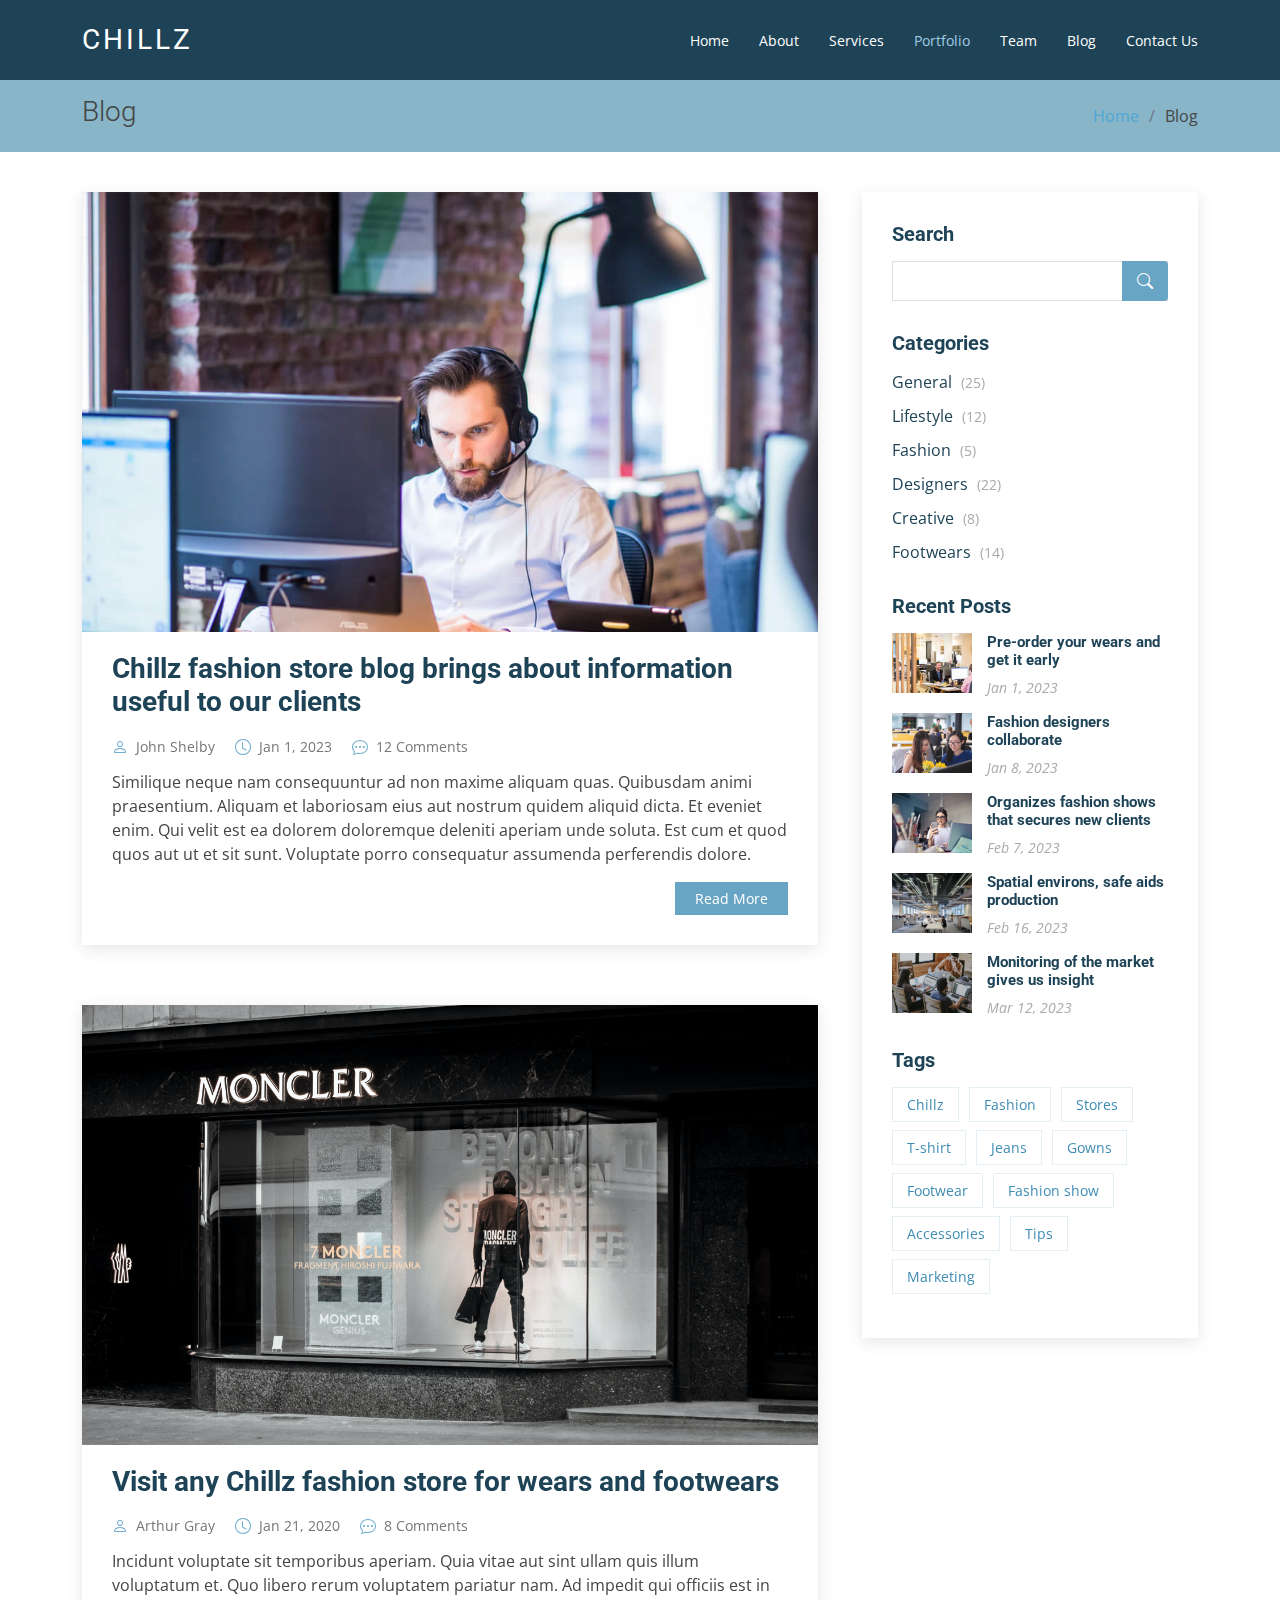
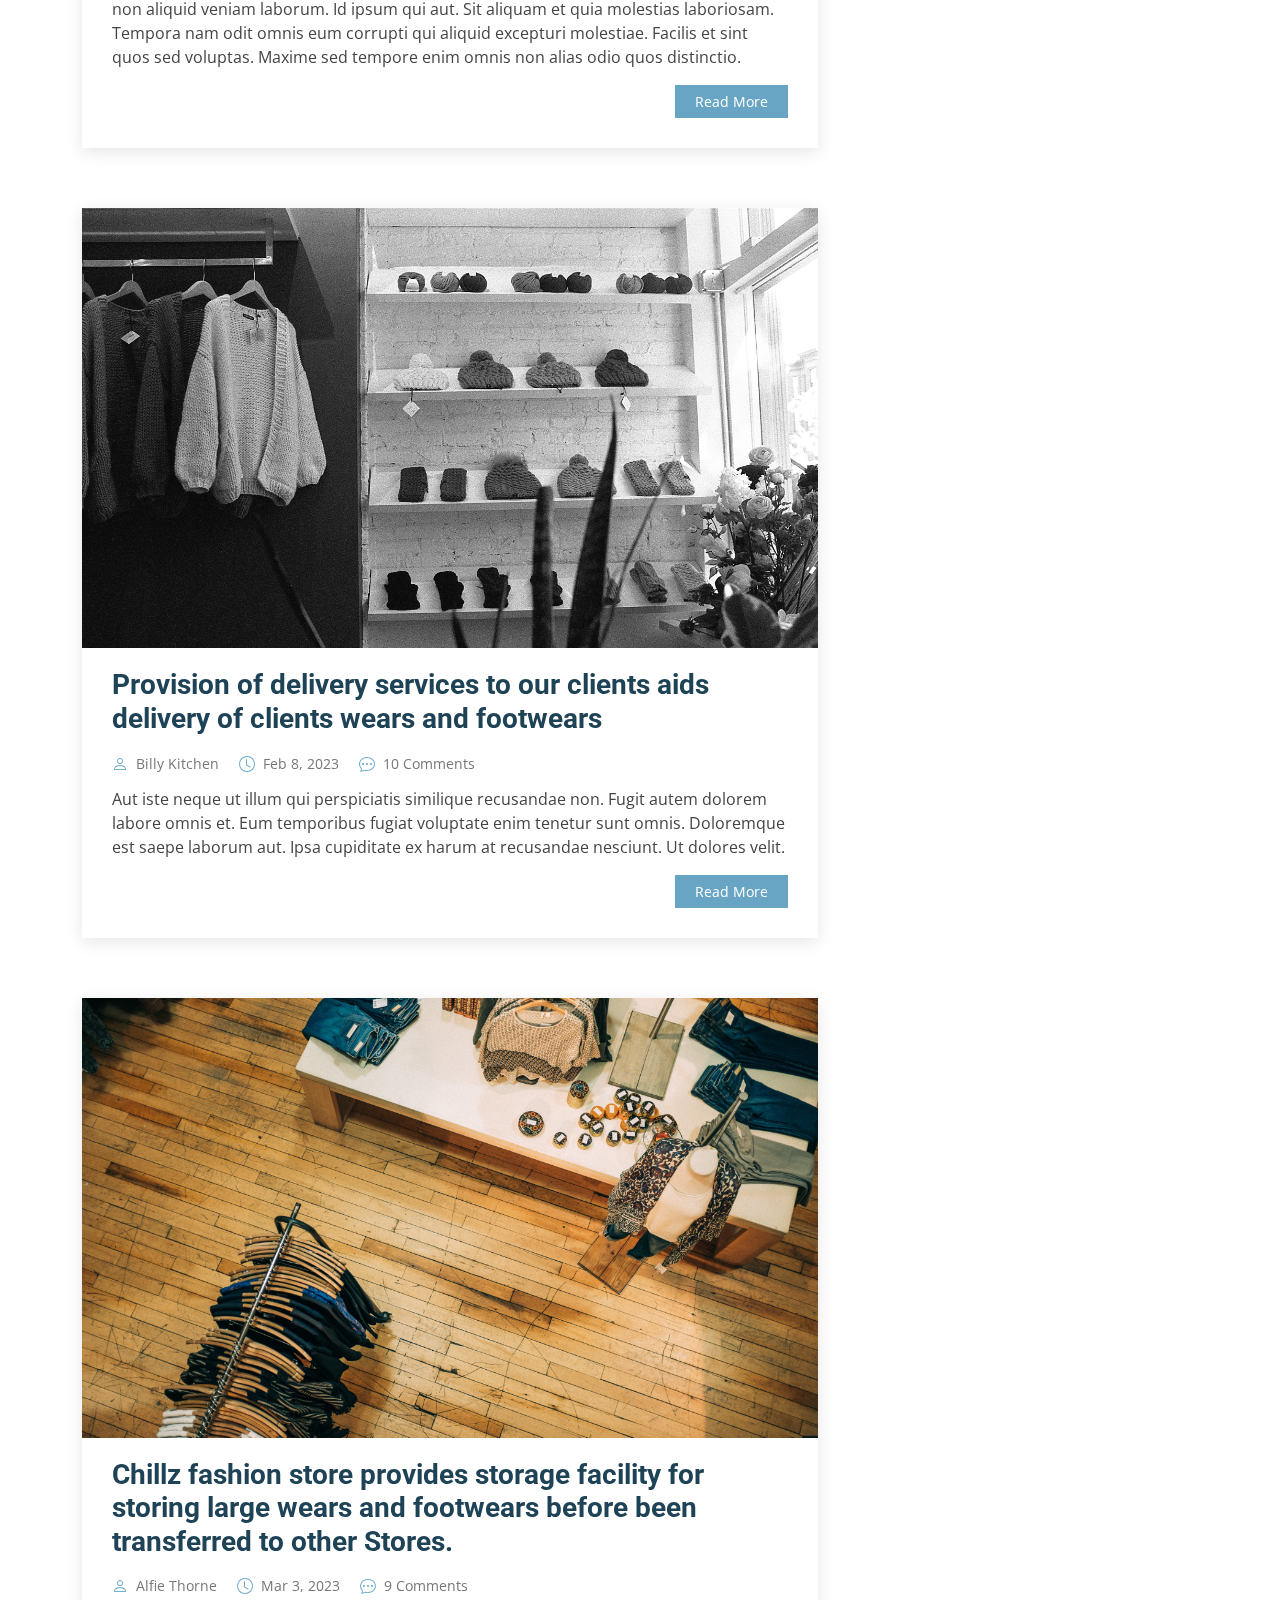
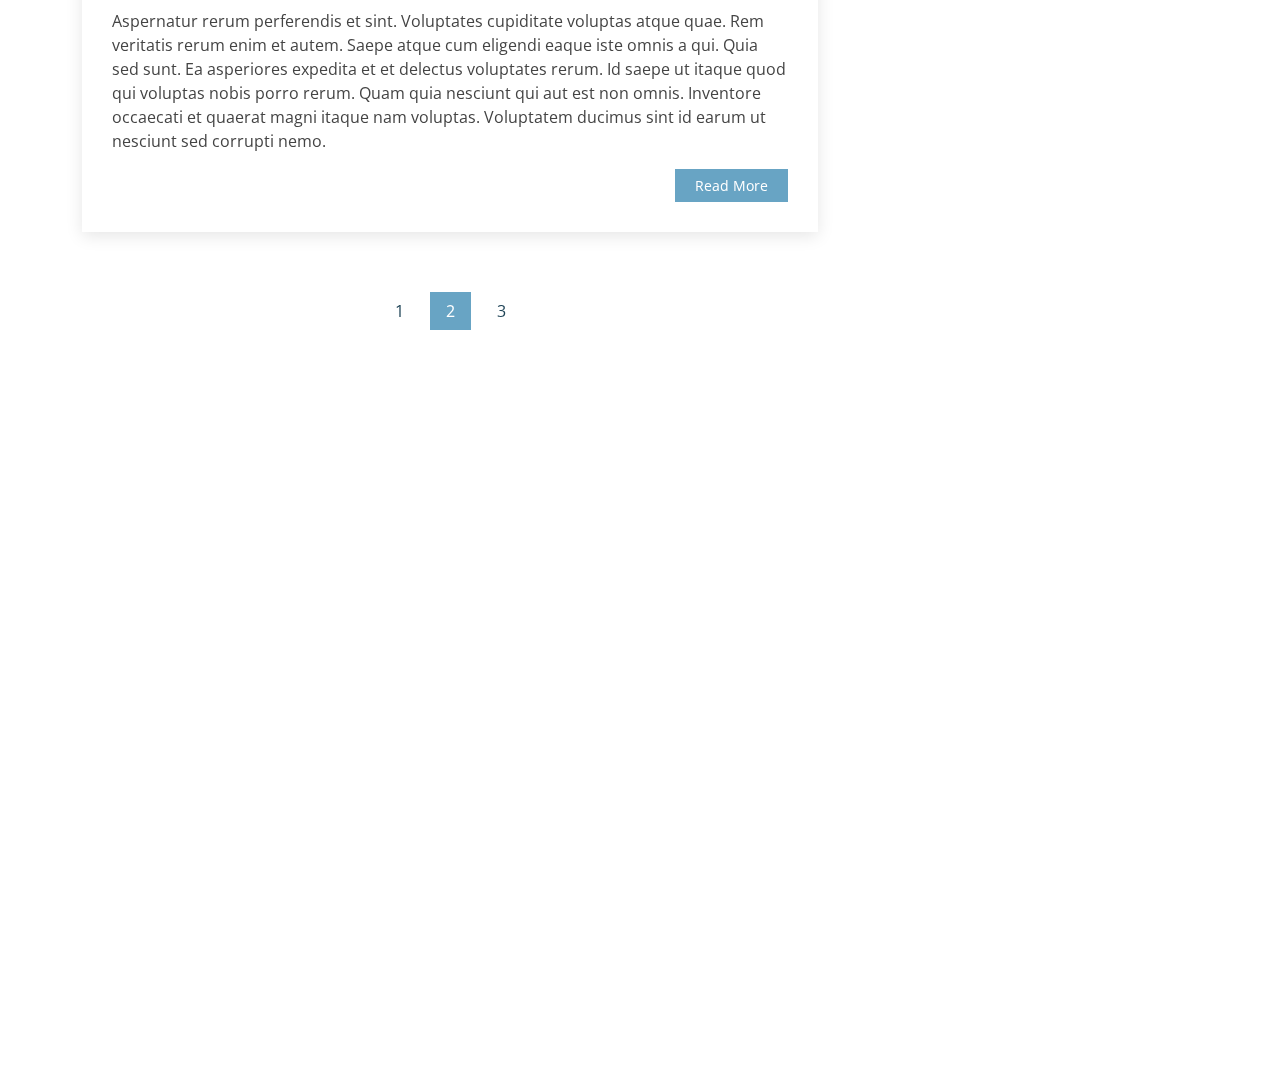
<file: blog.html>
<!DOCTYPE html>
<html lang="en">

<head>
    <meta charset="utf-8">
    <meta content="width=device-width, initial-scale=1.0" name="viewport">

    <title>Blog - Chillz Fashion Store</title>
    <meta content="" name="description">
    <meta content="" name="keywords">

    <!-- Favicons -->
    <link href="assets/img/favicon.png" rel="icon">
    <link href="assets/img/apple-touch-icon.png" rel="apple-touch-icon">

    <!-- Google Fonts -->
    <link href="https://fonts.googleapis.com/css?family=Open+Sans:300,300i,400,400i,600,600i,700,700i|Roboto:300,300i,400,400i,500,500i,700,700i&display=swap" rel="stylesheet">

    <!-- Vendor CSS Files -->
    <link href="assets/vendor/animate.css/animate.min.css" rel="stylesheet">
    <link href="assets/vendor/aos/aos.css" rel="stylesheet">
    <link href="assets/vendor/bootstrap/css/bootstrap.min.css" rel="stylesheet">
    <link href="assets/vendor/bootstrap-icons/bootstrap-icons.css" rel="stylesheet">
    <link href="assets/vendor/boxicons/css/boxicons.min.css" rel="stylesheet">
    <link href="assets/vendor/glightbox/css/glightbox.min.css" rel="stylesheet">
    <link href="assets/vendor/swiper/swiper-bundle.min.css" rel="stylesheet">

    <!-- Template Main CSS File -->
    <link href="assets/css/style.css" rel="stylesheet">

</head>

<body>
   <!-- ======= Header ======= -->
    <header id="header" class="fixed-top d-flex align-items-center ">
        <div class="container d-flex justify-content-between align-items-center">

            <div class="logo">
                <h1 class="text-light"><a href="index.html"><span>Chillz</span></a></h1>
                <!-- Uncomment below if you prefer to use an image logo -->
                <!-- <a href="index.html"><img src="assets/img/logo.png" alt="" class="img-fluid"></a>-->
            </div>

            <nav id="navbar" class="navbar">
                <ul>
                    <li><a class="" href="index.html">Home</a></li>
                    <li><a href="about.html">About</a></li>
                    <li><a href="services.html">Services</a></li>
                    <li><a class="active" href="portfolio.html">Portfolio</a></li>
                    <li><a href="team.html">Team</a></li>
                    <li><a href="blog.html">Blog</a></li>
                    <li><a href="contact.html">Contact Us</a></li>
                </ul>
                <i class="bi bi-list mobile-nav-toggle"></i>
            </nav><!-- .navbar -->

        </div>
    </header>
    <!--====== End Header =======-->

  <main id="main">

     <!-- ======= Blog Section ======= -->
        <section class="breadcrumbs">
            <div class="container">
  
                <div class="d-flex justify-content-between align-items-center">
                    <h2>Blog</h2>
  
                    <ol>
                        <li><a href="index.html">Home</a></li>
                        <li>Blog</li>
                    </ol>
                </div>
  
            </div>
        </section>
      <!--====== End Blog Section =======-->

     <!-- ======= Blog Section ======= -->
        <section id="blog" class="blog">
            <div class="container" data-aos="fade-up">
  
                <div class="row">
  
                    <div class="col-lg-8 entries">
  
                        <article class="entry">
  
                            <div class="entry-img">
                                <img src="assets/img/blog/blog-1.jpg" alt="" class="img-fluid">
                            </div>
  
                            <h2 class="entry-title">
                                <a href="blog-single.html">Chillz fashion store blog brings about information useful to our clients</a>
                            </h2>
  
                            <div class="entry-meta">
                                <ul>
                                    <li class="d-flex align-items-center"><i class="bi bi-person"></i> <a href="blog-single.html">John Shelby</a></li>
                                    <li class="d-flex align-items-center"><i class="bi bi-clock"></i> <a href="blog-single.html"><time datetime="2023-01-01">Jan 1, 2023</time></a></li>
                                    <li class="d-flex align-items-center"><i class="bi bi-chat-dots"></i> <a href="blog-single.html">12 Comments</a></li>
                                </ul>
                            </div>
  
                            <div class="entry-content">
                                <p>
                                    Similique neque nam consequuntur ad non maxime aliquam quas. Quibusdam animi praesentium. Aliquam et laboriosam eius aut nostrum quidem aliquid dicta.
                                    Et eveniet enim. Qui velit est ea dolorem doloremque deleniti aperiam unde soluta. Est cum et quod quos aut ut et sit sunt. Voluptate porro consequatur assumenda perferendis dolore.
                                </p>
                                <div class="read-more">
                                    <a href="blog-single.html">Read More</a>
                                </div>
                            </div>
  
                        </article><!-- End blog entry -->
  
                        <article class="entry">

                            <div class="entry-img">
                                <img src="assets/img/Store.jpg" alt="" class="img-fluid">
                            </div>
  
                            <h2 class="entry-title">
                                <a href="blog-single.html">Visit any Chillz fashion store for wears and footwears</a>
                            </h2>
  
                            <div class="entry-meta">
                                <ul>
                                    <li class="d-flex align-items-center"><i class="bi bi-person"></i> <a href="blog-single.html">Arthur Gray</a></li>
                                    <li class="d-flex align-items-center"><i class="bi bi-clock"></i> <a href="blog-single.html"><time datetime="2023-01-21">Jan 21, 2020</time></a></li>
                                    <li class="d-flex align-items-center"><i class="bi bi-chat-dots"></i> <a href="blog-single.html">8 Comments</a></li>
                                </ul>
                            </div>
  
                            <div class="entry-content">
                                <p>
                                    Incidunt voluptate sit temporibus aperiam. Quia vitae aut sint ullam quis illum voluptatum et. Quo libero rerum voluptatem pariatur nam.
                                    Ad impedit qui officiis est in non aliquid veniam laborum. Id ipsum qui aut. Sit aliquam et quia molestias laboriosam. Tempora nam odit omnis eum corrupti qui aliquid excepturi molestiae. Facilis et sint quos sed voluptas. Maxime sed tempore enim omnis non alias odio quos distinctio.
                                </p>
                                <div class="read-more">
                                    <a href="blog-single.html">Read More</a>
                                </div>
                            </div>
  
                        </article><!-- End blog entry -->
  
                        <article class="entry">

                            <div class="entry-img">
                                <img src="assets/img/Store-2.jpg" alt="" class="img-fluid">
                            </div>
              
                            <h2 class="entry-title">
                                <a href="blog-single.html">Provision of delivery services to our clients aids delivery of clients wears and footwears</a>
                            </h2>
              
                            <div class="entry-meta">
                                <ul>
                                    <li class="d-flex align-items-center"><i class="bi bi-person"></i> <a href="blog-single.html">Billy Kitchen</a></li>
                                    <li class="d-flex align-items-center"><i class="bi bi-clock"></i> <a href="blog-single.html"><time datetime="2023-02-08">Feb 8, 2023</time></a></li>
                                    <li class="d-flex align-items-center"><i class="bi bi-chat-dots"></i> <a href="blog-single.html">10 Comments</a></li>
                                </ul>
                            </div>
              
                            <div class="entry-content">
                                <p>
                                    Aut iste neque ut illum qui perspiciatis similique recusandae non. Fugit autem dolorem labore omnis et. Eum temporibus fugiat voluptate enim tenetur sunt omnis.
                                    Doloremque est saepe laborum aut. Ipsa cupiditate ex harum at recusandae nesciunt. Ut dolores velit.
                                </p>
                                <div class="read-more">
                                    <a href="blog-single.html">Read More</a>
                                </div>
                            </div>
              
                        </article><!-- End blog entry -->

                        <article class="entry">

                            <div class="entry-img">
                                <img src="assets/img/Store-3.jpg" alt="" class="img-fluid">
                            </div>
              
                            <h2 class="entry-title">
                                <a href="blog-single.html">Chillz fashion store provides storage facility for storing large wears and footwears before been transferred to other Stores.</a>
                            </h2>
              
                            <div class="entry-meta">
                                <ul>
                                    <li class="d-flex align-items-center"><i class="bi bi-person"></i> <a href="blog-single.html">Alfie Thorne</a></li>
                                    <li class="d-flex align-items-center"><i class="bi bi-clock"></i> <a href="blog-single.html"><time datetime="2023-03-04">Mar 3, 2023</time></a></li>
                                    <li class="d-flex align-items-center"><i class="bi bi-chat-dots"></i> <a href="blog-single.html">9 Comments</a></li>
                                </ul>
                            </div>
              
                            <div class="entry-content">
                                <p>
                                    Aspernatur rerum perferendis et sint. Voluptates cupiditate voluptas atque quae. Rem veritatis rerum enim et autem. Saepe atque cum eligendi eaque iste omnis a qui.
                                    Quia sed sunt. Ea asperiores expedita et et delectus voluptates rerum. Id saepe ut itaque quod qui voluptas nobis porro rerum. Quam quia nesciunt qui aut est non omnis. Inventore occaecati et quaerat magni itaque nam voluptas. Voluptatem ducimus sint id earum ut nesciunt sed corrupti nemo.
                                </p>
                                <div class="read-more">
                                    <a href="blog-single.html">Read More</a>
                                </div>
                            </div>
              
                        </article><!-- End blog entry -->

                        <div class="blog-pagination">
                            <ul class="justify-content-center">
                                <li><a href="#">1</a></li>
                                <li class="active"><a href="#">2</a></li>
                                <li><a href="#">3</a></li>
                            </ul>
                        </div>
              
                    </div><!-- End blog entries list -->

                    <div class="col-lg-4">

                        <div class="sidebar">
            
                            <h3 class="sidebar-title">Search</h3>
                            <div class="sidebar-item search-form">
                                <form action="">
                                    <input type="text">
                                    <button type="submit"><i class="bi bi-search"></i></button>
                                </form>
                            </div><!-- End sidebar search formn-->
            
                            <h3 class="sidebar-title">Categories</h3>
                            <div class="sidebar-item categories">
                                <ul>
                                    <li><a href="#">General <span>(25)</span></a></li>
                                    <li><a href="#">Lifestyle <span>(12)</span></a></li>
                                    <li><a href="#">Fashion <span>(5)</span></a></li>
                                    <li><a href="#">Designers <span>(22)</span></a></li>
                                    <li><a href="#">Creative <span>(8)</span></a></li>
                                    <li><a href="#">Footwears <span>(14)</span></a></li>
                                </ul>
                            </div><!-- End sidebar categories-->
            
                            <h3 class="sidebar-title">Recent Posts</h3>
                            <div class="sidebar-item recent-posts">
                                <div class="post-item clearfix">
                                    <img src="assets/img/blog/blog-recent-1.jpg" alt="">
                                    <h4><a href="blog-single.html">Pre-order your wears and get it early</a></h4>
                                    <time datetime="2023-01-01">Jan 1, 2023</time>
                                </div>
            
                                <div class="post-item clearfix">
                                    <img src="assets/img/blog/blog-recent-2.jpg" alt="">
                                    <h4><a href="blog-single.html">Fashion designers collaborate</a></h4>
                                    <time datetime="2023-01-08">Jan 8, 2023</time>
                                </div>
            
                                <div class="post-item clearfix">
                                    <img src="assets/img/blog/blog-recent-3.jpg" alt="">
                                    <h4><a href="blog-single.html">Organizes fashion shows that secures new clients</a></h4>
                                    <time datetime="2023-02-07">Feb 7, 2023</time>
                                </div>
            
                                <div class="post-item clearfix">
                                    <img src="assets/img/blog/blog-recent-4.jpg" alt="">
                                    <h4><a href="blog-single.html">Spatial environs, safe aids production</a></h4>
                                    <time datetime="2023-02-16">Feb 16, 2023</time>
                                </div>
            
                                <div class="post-item clearfix">
                                    <img src="assets/img/blog/blog-recent-5.jpg" alt="">
                                    <h4><a href="blog-single.html">Monitoring of the market gives us insight</a></h4>
                                    <time datetime="2023-03-12">Mar 12, 2023</time>
                                </div>
            
                            </div><!-- End sidebar recent posts-->

                            <h3 class="sidebar-title">Tags</h3>
                            <div class="sidebar-item tags">
                                <ul>
                                    <li><a href="#">Chillz</a></li>
                                    <li><a href="#">Fashion</a></li>
                                    <li><a href="#">Stores</a></li>
                                    <li><a href="#">T-shirt</a></li>
                                    <li><a href="#">Jeans</a></li>
                                    <li><a href="#">Gowns</a></li>
                                    <li><a href="#">Footwear</a></li>
                                    <li><a href="#">Fashion show</a></li>
                                    <li><a href="#">Accessories</a></li>
                                    <li><a href="#">Tips</a></li>
                                    <li><a href="#">Marketing</a></li>
                                </ul>
                            </div><!-- End sidebar tags-->

                        </div><!-- End sidebar -->

                    </div><!-- End blog sidebar -->

                </div>

            </div>
        </section>
        <!--======= End Blog Section =======-->
    
  </main>
  <!--==== end main =====-->

  <!-- ======= Footer ======= -->
    <footer id="footer" data-aos="fade-up" data-aos-easing="ease-in-out" data-aos-duration="500">

        <div class="footer-newsletter">
            <div class="container">
                <div class="row">
                    <div class="col-lg-6">
                        <h4>Our Newsletter</h4>
                        <p>Subscribe to chillz fashion store newsletter and get tips and news always</p>
                    </div>
                    <div class="col-lg-6">
                        <form action="" method="post">
                            <input type="email" name="email"><input type="submit" value="Subscribe">
                        </form>
                    </div>
                </div>
            </div>
        </div>

        <div class="footer-top">
            <div class="container">
                <div class="row">

                    <div class="col-lg-3 col-md-6 footer-links">
                        <h4>Useful Links</h4>
                        <ul>
                            <li><i class="bx bx-chevron-right"></i> <a href="#">Home</a></li>
                            <li><i class="bx bx-chevron-right"></i> <a href="#">About us</a></li>
                            <li><i class="bx bx-chevron-right"></i> <a href="#">Services</a></li>
                            <li><i class="bx bx-chevron-right"></i> <a href="#">Terms of service</a></li>
                            <li><i class="bx bx-chevron-right"></i> <a href="#">Privacy policy</a></li>
                        </ul>
                    </div>

                    <div class="col-lg-3 col-md-6 footer-links">
                        <h4>Our Services</h4>
                        <ul>
                            <li><i class="bx bx-chevron-right"></i> <a href="#">Male wears</a></li>
                            <li><i class="bx bx-chevron-right"></i> <a href="#">Female wears</a></li>
                            <li><i class="bx bx-chevron-right"></i> <a href="#">Footwears</a></li>
                            <li><i class="bx bx-chevron-right"></i> <a href="#">Fashion shows</a></li>
                            <li><i class="bx bx-chevron-right"></i> <a href="#">Delivery</a></li>
                        </ul>
                    </div>

                    <div class="col-lg-3 col-md-6 footer-contact">
                        <h4>Contact Us</h4>
                        <p>
                            Block 4A, Luke Plaza <br>
                            Ikeja, IKJ 4008<br>
                            Nigeria <br><br>
                            <strong>Phone:</strong> +234 814 393 2604<br>
                            <strong>Email:</strong> chillzstoreinfo@gmail.com<br>
                        </p>

                    </div>

                    <div class="col-lg-3 col-md-6 footer-info">
                        <h3>About Chillz</h3>
                        <p>Chillz fashion store produces and distributes high quality male and female wears of different brands and styles, also produces footwears of choice for our customers.</p>
                        <div class="social-links mt-3">
                            <a href="#" class="twitter"><i class="bx bxl-twitter"></i></a>
                            <a href="#" class="facebook"><i class="bx bxl-facebook"></i></a>
                            <a href="#" class="instagram"><i class="bx bxl-instagram"></i></a>
                            <a href="#" class="linkedin"><i class="bx bxl-linkedin"></i></a>
                        </div>
                    </div>

                </div>
            </div>
        </div>

        <div class="container">
            <div class="copyright">
                &copy; Copyright <strong><span>Chillz Fashion store</span></strong>. All Rights Reserved
            </div>
            <div class="credits">
                Designed by <a href="#">Charles</a>
            </div>
        </div>
    </footer>
    <!--====== End Footer ======-->












  
   <a href="#" class="back-to-top d-flex align-items-center justify-content-center"><i class="bi bi-arrow-up-short"></i></a>

    <!-- Vendor JS Files -->
    <script src="assets/vendor/purecounter/purecounter_vanilla.js"></script>
    <script src="assets/vendor/aos/aos.js"></script>
    <script src="assets/vendor/bootstrap/js/bootstrap.bundle.min.js"></script>
    <script src="assets/vendor/glightbox/js/glightbox.min.js"></script>
    <script src="assets/vendor/isotope-layout/isotope.pkgd.min.js"></script>
    <script src="assets/vendor/swiper/swiper-bundle.min.js"></script>
    <script src="assets/vendor/waypoints/noframework.waypoints.js"></script>
    <script src="assets/vendor/php-email-form/validate.js"></script>

    <!-- Template Main JS File -->
    <script src="assets/js/main.js"></script>  
</body>

</html>
</file>
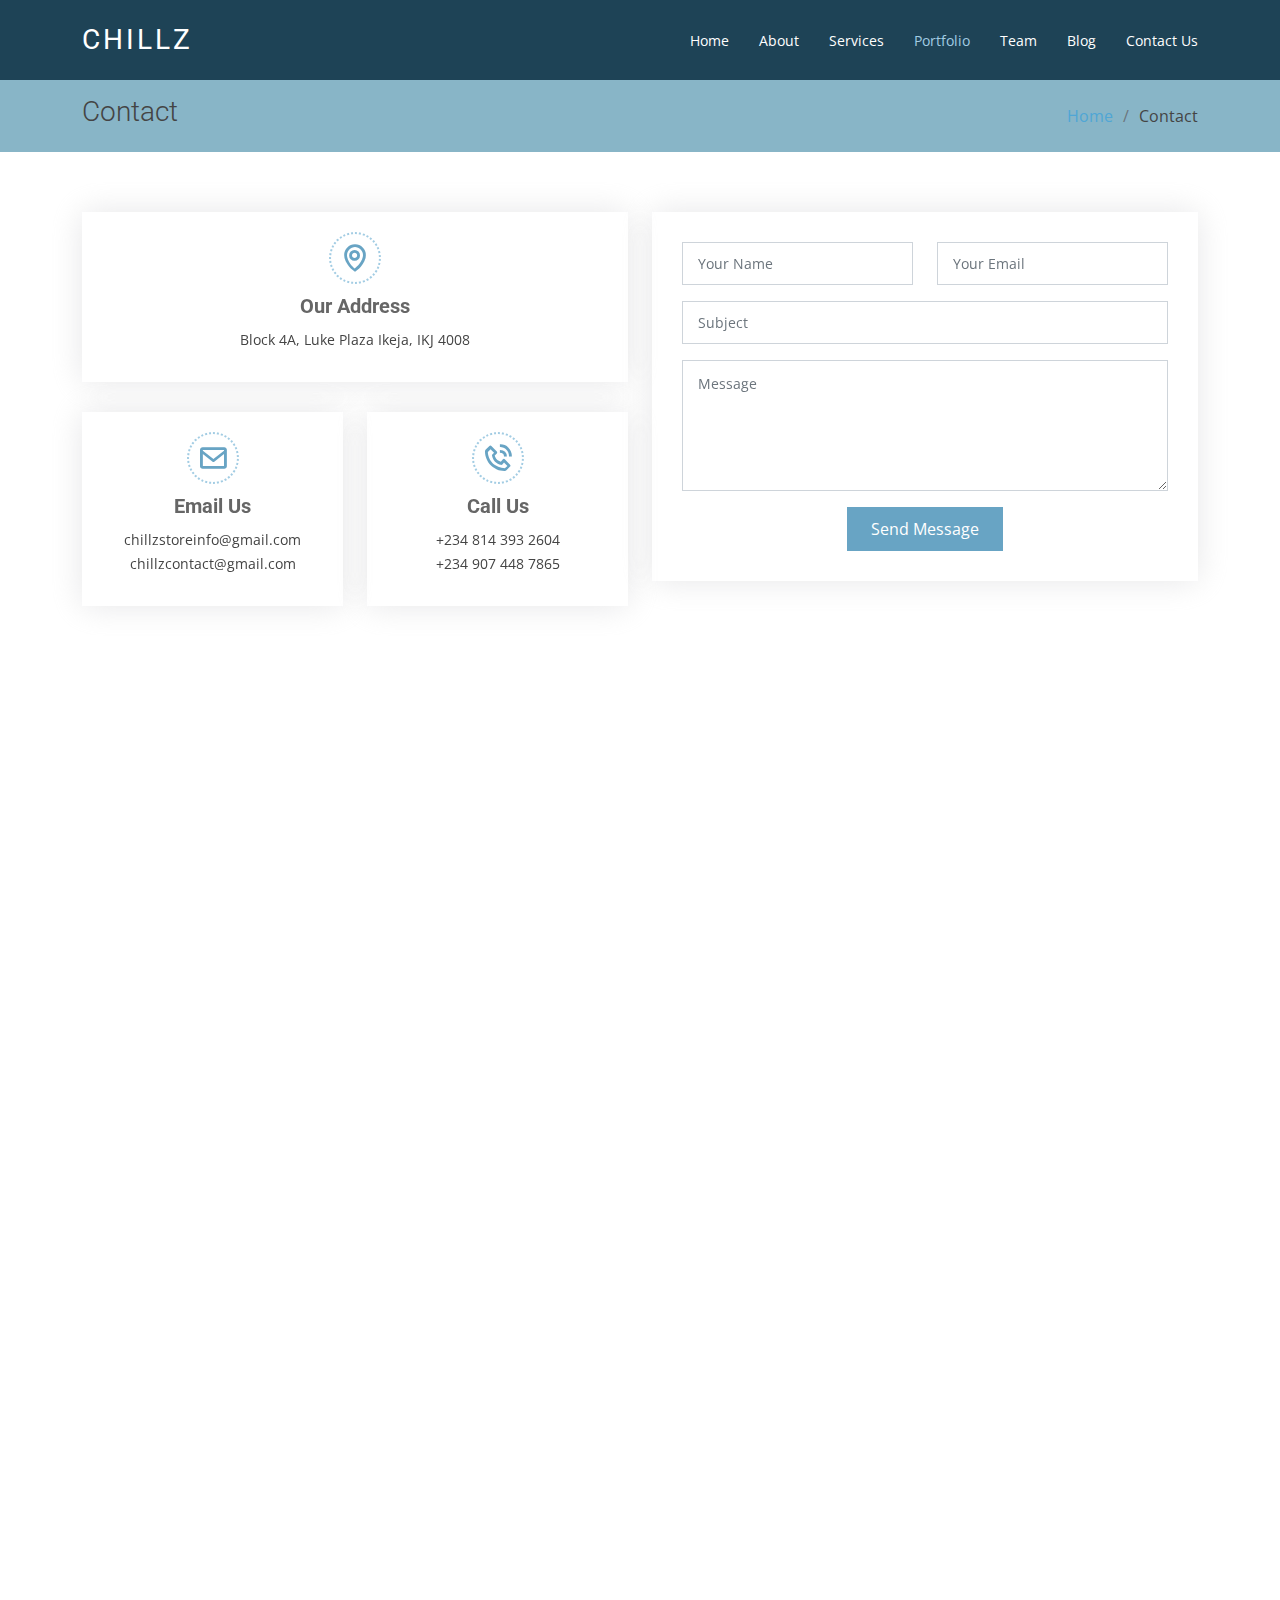
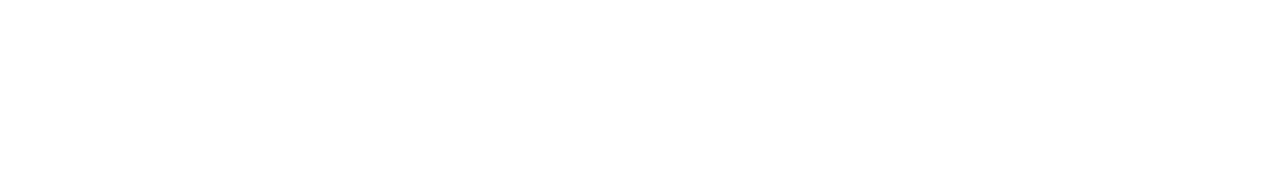
<file: contact.html>
<!DOCTYPE html>
<html lang="en">

<head>
    <meta charset="utf-8">
    <meta content="width=device-width, initial-scale=1.0" name="viewport">

    <title>Contact - Moderna Bootstrap Template</title>
    <meta content="" name="description">
    <meta content="" name="keywords">

    <!-- Favicons -->
    <link href="assets/img/favicon.png" rel="icon">
    <link href="assets/img/apple-touch-icon.png" rel="apple-touch-icon">

    <!-- Google Fonts -->
    <link href="https://fonts.googleapis.com/css?family=Open+Sans:300,300i,400,400i,600,600i,700,700i|Roboto:300,300i,400,400i,500,500i,700,700i&display=swap" rel="stylesheet">

    <!-- Vendor CSS Files -->
    <link href="assets/vendor/animate.css/animate.min.css" rel="stylesheet">
    <link href="assets/vendor/aos/aos.css" rel="stylesheet">
    <link href="assets/vendor/bootstrap/css/bootstrap.min.css" rel="stylesheet">
    <link href="assets/vendor/bootstrap-icons/bootstrap-icons.css" rel="stylesheet">
    <link href="assets/vendor/boxicons/css/boxicons.min.css" rel="stylesheet">
    <link href="assets/vendor/glightbox/css/glightbox.min.css" rel="stylesheet">
    <link href="assets/vendor/swiper/swiper-bundle.min.css" rel="stylesheet">

    <!-- Template Main CSS File -->
    <link href="assets/css/style.css" rel="stylesheet">

</head>

<body>

   <!-- ======= Header ======= -->
    <header id="header" class="fixed-top d-flex align-items-center ">
        <div class="container d-flex justify-content-between align-items-center">

            <div class="logo">
                <h1 class="text-light"><a href="index.html"><span>Chillz</span></a></h1>
                <!-- Uncomment below if you prefer to use an image logo -->
                <!-- <a href="index.html"><img src="assets/img/logo.png" alt="" class="img-fluid"></a>-->
            </div>

            <nav id="navbar" class="navbar">
                <ul>
                    <li><a class="" href="index.html">Home</a></li>
                    <li><a href="about.html">About</a></li>
                    <li><a href="services.html">Services</a></li>
                    <li><a class="active" href="portfolio.html">Portfolio</a></li>
                    <li><a href="team.html">Team</a></li>
                    <li><a href="blog.html">Blog</a></li>
                    <li><a href="contact.html">Contact Us</a></li>
                </ul>
                <i class="bi bi-list mobile-nav-toggle"></i>
            </nav><!-- .navbar -->

        </div>
    </header>
    <!--====== End Header =======-->

  <main id="main">

     <!-- ======= Contact Section ======= -->
        <section class="breadcrumbs">
            <div class="container">
  
                <div class="d-flex justify-content-between align-items-center">
                    <h2>Contact</h2>
                    <ol>
                        <li><a href="index.html">Home</a></li>
                        <li>Contact</li>
                    </ol>
                </div>
  
            </div>
        </section>
        <!--======== End Contact Section ========-->

     <!-- ======= Contact Section ======= -->
        <section class="contact" data-aos="fade-up" data-aos-easing="ease-in-out" data-aos-duration="500">
            <div class="container">
  
                <div class="row">
  
                    <div class="col-lg-6">
  
                        <div class="row">
                            <div class="col-md-12">
                                <div class="info-box">
                                    <i class="bx bx-map"></i>
                                    <h3>Our Address</h3>
                                    <p> Block 4A, Luke Plaza Ikeja, IKJ 4008</p>
                                </div>
                            </div>
                
                            <div class="col-md-6">
                                <div class="info-box">
                                    <i class="bx bx-envelope"></i>
                                    <h3>Email Us</h3>
                                    <p>chillzstoreinfo@gmail.com<br>chillzcontact@gmail.com</p>
                                </div>
                            </div>
                
                            <div class="col-md-6">
                                <div class="info-box">
                                    <i class="bx bx-phone-call"></i>
                                    <h3>Call Us</h3>
                                    <p>+234 814 393 2604<br>+234 907 448 7865</p>
                                </div>
                            </div>
                        </div>
  
                    </div>
  
                    <div class="col-lg-6">
                        <form action="forms/contact.php" method="post" role="form" class="php-email-form">
                            <div class="row">
                                <div class="col-md-6 form-group">
                                    <input type="text" name="name" class="form-control" id="name" placeholder="Your Name" required>
                                </div>
                                <div class="col-md-6 form-group mt-3 mt-md-0">
                                    <input type="email" class="form-control" name="email" id="email" placeholder="Your Email" required>
                                </div>
                            </div>
                            <div class="form-group mt-3">
                                <input type="text" class="form-control" name="subject" id="subject" placeholder="Subject" required>
                            </div>
                            <div class="form-group mt-3">
                                <textarea class="form-control" name="message" rows="5" placeholder="Message" required></textarea>
                            </div>
                            <div class="my-3">
                                <div class="loading">Loading</div>
                                <div class="error-message"></div>
                                <div class="sent-message">Your message has been sent. Thank you!</div>
                            </div>
                            <div class="text-center"><button type="submit">Send Message</button></div>
                        </form>
                    </div>
  
                </div>
  
            </div>
        </section>
        <!--====== End Contact Section ========-->

     <!-- ======= Map Section ======= -->
        <section class="map mt-2">
            <div class="container-fluid p-0">
                <iframe src="https://www.google.com/maps/embed?pb=!1m18!1m12!1m3!1d3963.4985218759025!2d3.288386873902134!3d6.5847817224504235!2m3!1f0!2f0!3f0!3m2!1i1024!2i768!4f13.1!3m3!1m2!1s0x103b91586b5dfbf7%3A0x720de0a02b4ad6c4!2sTHRIFT%20FASHION%20STORE!5e0!3m2!1sen!2sng!4v1682184648180!5m2!1sen!2sng" frameborder="0" style="border:0;" allowfullscreen=""></iframe>
            </div>
        </section>
        <!--====== End Map Section =======-->
  
  </main>
  <!--==== end main =====-->

   <!-- ======= Footer ======= -->
    <footer id="footer" data-aos="fade-up" data-aos-easing="ease-in-out" data-aos-duration="500">

        <div class="footer-newsletter">
            <div class="container">
                <div class="row">
                    <div class="col-lg-6">
                        <h4>Our Newsletter</h4>
                        <p>Subscribe to chillz fashion store newsletter and get tips and news always</p>
                    </div>
                    <div class="col-lg-6">
                        <form action="" method="post">
                            <input type="email" name="email"><input type="submit" value="Subscribe">
                        </form>
                    </div>
                </div>
            </div>
        </div>

        <div class="footer-top">
            <div class="container">
                <div class="row">

                    <div class="col-lg-3 col-md-6 footer-links">
                        <h4>Useful Links</h4>
                        <ul>
                            <li><i class="bx bx-chevron-right"></i> <a href="#">Home</a></li>
                            <li><i class="bx bx-chevron-right"></i> <a href="#">About us</a></li>
                            <li><i class="bx bx-chevron-right"></i> <a href="#">Services</a></li>
                            <li><i class="bx bx-chevron-right"></i> <a href="#">Terms of service</a></li>
                            <li><i class="bx bx-chevron-right"></i> <a href="#">Privacy policy</a></li>
                        </ul>
                    </div>

                    <div class="col-lg-3 col-md-6 footer-links">
                        <h4>Our Services</h4>
                        <ul>
                            <li><i class="bx bx-chevron-right"></i> <a href="#">Male wears</a></li>
                            <li><i class="bx bx-chevron-right"></i> <a href="#">Female wears</a></li>
                            <li><i class="bx bx-chevron-right"></i> <a href="#">Footwears</a></li>
                            <li><i class="bx bx-chevron-right"></i> <a href="#">Fashion shows</a></li>
                            <li><i class="bx bx-chevron-right"></i> <a href="#">Delivery</a></li>
                        </ul>
                    </div>

                    <div class="col-lg-3 col-md-6 footer-contact">
                        <h4>Contact Us</h4>
                        <p>
                            Block 4A, Luke Plaza <br>
                            Ikeja, IKJ 4008<br>
                            Nigeria <br><br>
                            <strong>Phone:</strong> +234 814 393 2604<br>
                            <strong>Email:</strong> chillzstoreinfo@gmail.com<br>
                        </p>

                    </div>

                    <div class="col-lg-3 col-md-6 footer-info">
                        <h3>About Chillz</h3>
                        <p>Chillz fashion store produces and distributes high quality male and female wears of different brands and styles, also produces footwears of choice for our customers.</p>
                        <div class="social-links mt-3">
                            <a href="#" class="twitter"><i class="bx bxl-twitter"></i></a>
                            <a href="#" class="facebook"><i class="bx bxl-facebook"></i></a>
                            <a href="#" class="instagram"><i class="bx bxl-instagram"></i></a>
                            <a href="#" class="linkedin"><i class="bx bxl-linkedin"></i></a>
                        </div>
                    </div>

                </div>
            </div>
        </div>

        <div class="container">
            <div class="copyright">
                &copy; Copyright <strong><span>Chillz Fashion store</span></strong>. All Rights Reserved
            </div>
            <div class="credits">
                Designed by <a href="#">Charles</a>
            </div>
        </div>
    </footer>
    <!--====== End Footer ======-->





  

  <a href="#" class="back-to-top d-flex align-items-center justify-content-center"><i class="bi bi-arrow-up-short"></i></a>

    <!-- Vendor JS Files -->
    <script src="assets/vendor/purecounter/purecounter_vanilla.js"></script>
    <script src="assets/vendor/aos/aos.js"></script>
    <script src="assets/vendor/bootstrap/js/bootstrap.bundle.min.js"></script>
    <script src="assets/vendor/glightbox/js/glightbox.min.js"></script>
    <script src="assets/vendor/isotope-layout/isotope.pkgd.min.js"></script>
    <script src="assets/vendor/swiper/swiper-bundle.min.js"></script>
    <script src="assets/vendor/waypoints/noframework.waypoints.js"></script>
    <script src="assets/vendor/php-email-form/validate.js"></script>
  
    <!-- Template Main JS File -->
    <script src="assets/js/main.js"></script>
</body>

</html>
</file>
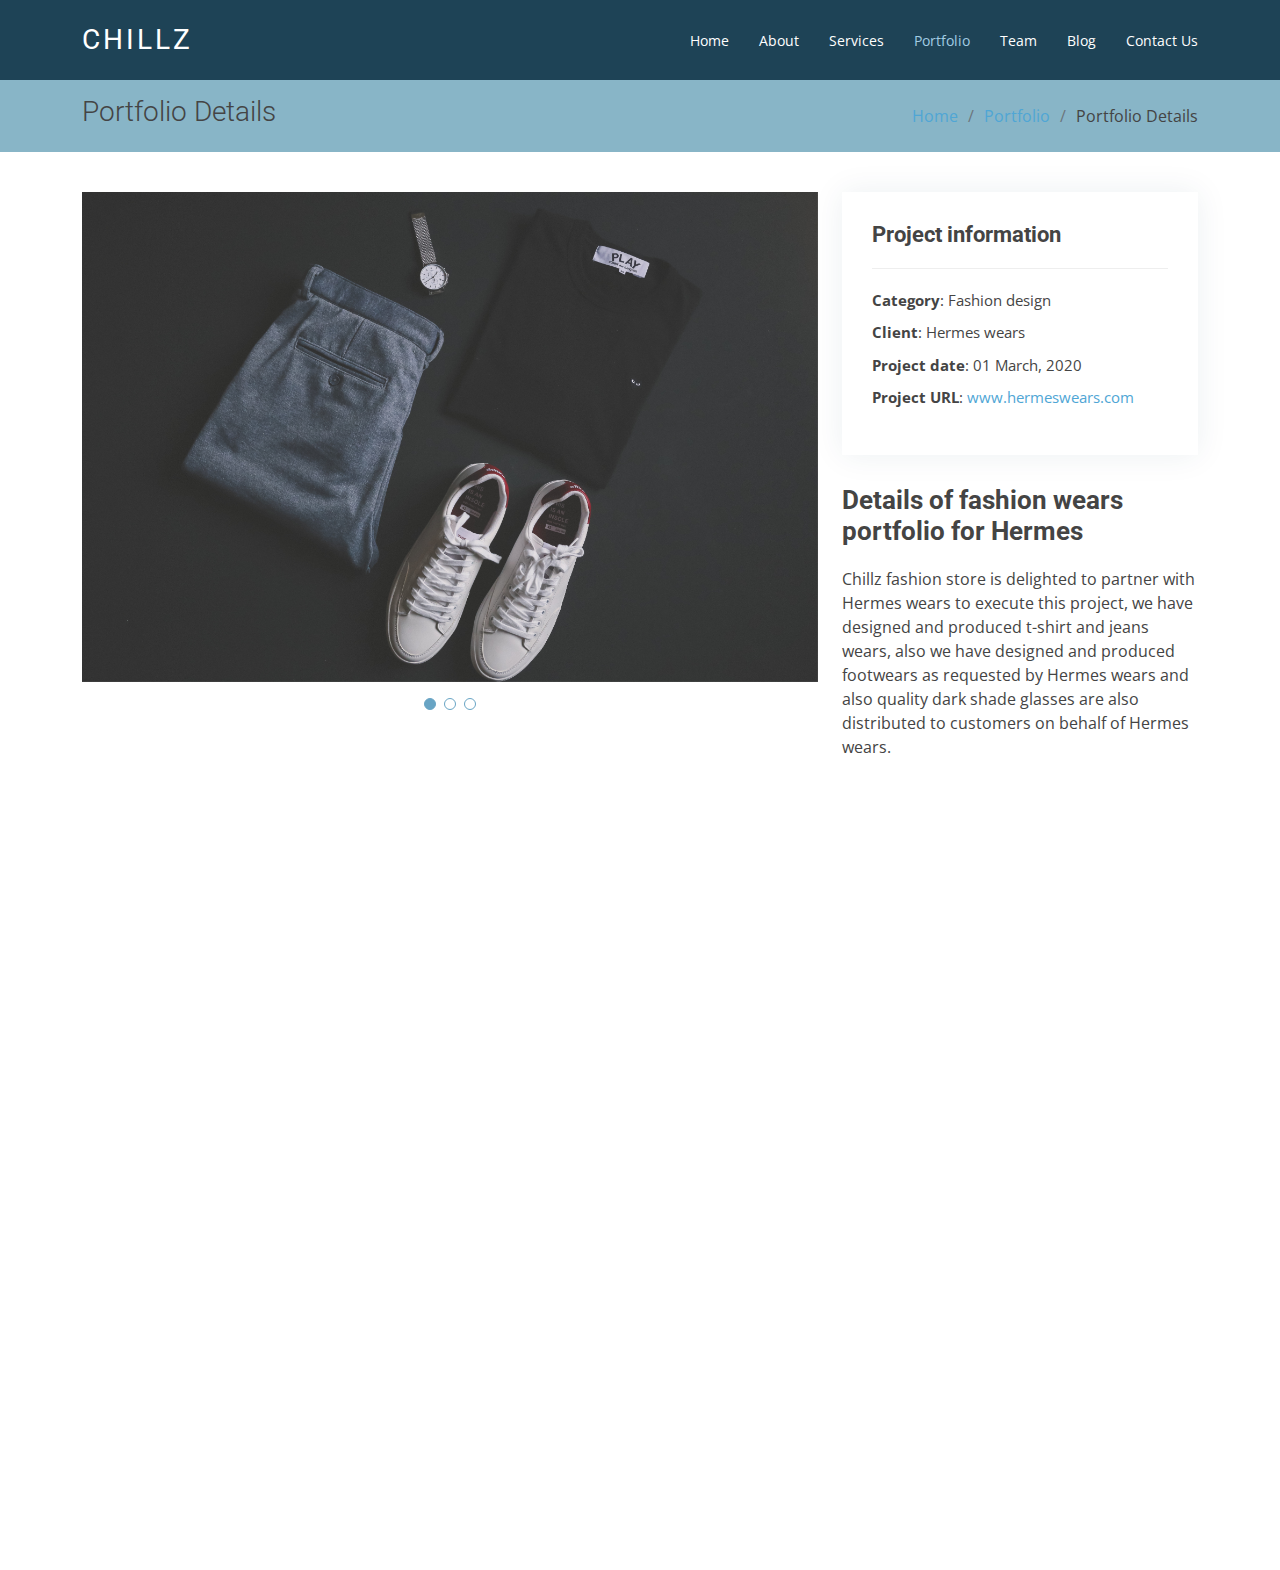
<file: portfolio-details.html>
<!DOCTYPE html>
<html lang="en">

<head>
    <meta charset="utf-8">
    <meta content="width=device-width, initial-scale=1.0" name="viewport">

    <title>Portfolio Details - Chillz Fashion Store</title>
    <meta content="" name="description">
    <meta content="" name="keywords">

    <!-- Favicons -->
    <link href="assets/img/favicon.png" rel="icon">
    <link href="assets/img/apple-touch-icon.png" rel="apple-touch-icon">

    <!-- Google Fonts -->
    <link href="https://fonts.googleapis.com/css?family=Open+Sans:300,300i,400,400i,600,600i,700,700i|Roboto:300,300i,400,400i,500,500i,700,700i&display=swap" rel="stylesheet">

    <!-- Vendor CSS Files -->
    <link href="assets/vendor/animate.css/animate.min.css" rel="stylesheet">
    <link href="assets/vendor/aos/aos.css" rel="stylesheet">
    <link href="assets/vendor/bootstrap/css/bootstrap.min.css" rel="stylesheet">
    <link href="assets/vendor/bootstrap-icons/bootstrap-icons.css" rel="stylesheet">
    <link href="assets/vendor/boxicons/css/boxicons.min.css" rel="stylesheet">
    <link href="assets/vendor/glightbox/css/glightbox.min.css" rel="stylesheet">
    <link href="assets/vendor/swiper/swiper-bundle.min.css" rel="stylesheet">

    <!-- Template Main CSS File -->
    <link href="assets/css/style.css" rel="stylesheet">

</head>

<body>

   <!-- ======= Header ======= -->
    <header id="header" class="fixed-top d-flex align-items-center ">
        <div class="container d-flex justify-content-between align-items-center">

            <div class="logo">
                <h1 class="text-light"><a href="index.html"><span>Chillz</span></a></h1>
                <!-- Uncomment below if you prefer to use an image logo -->
                <!-- <a href="index.html"><img src="assets/img/logo.png" alt="" class="img-fluid"></a>-->
            </div>

            <nav id="navbar" class="navbar">
                <ul>
                    <li><a class="" href="index.html">Home</a></li>
                    <li><a href="about.html">About</a></li>
                    <li><a href="services.html">Services</a></li>
                    <li><a class="active" href="portfolio.html">Portfolio</a></li>
                    <li><a href="team.html">Team</a></li>
                    <li><a href="blog.html">Blog</a></li>
                    <li><a href="contact.html">Contact Us</a></li>
                </ul>
                <i class="bi bi-list mobile-nav-toggle"></i>
            </nav><!-- .navbar -->

        </div>
    </header>
    <!--====== End Header =======-->

  <main id="main">

     <!-- ======= Our Portfolio Section ======= -->
        <section class="breadcrumbs">
            <div class="container">
  
                <div class="d-flex justify-content-between align-items-center">
                    <h2>Portfolio Details</h2>
                    <ol>
                        <li><a href="index.html">Home</a></li>
                        <li><a href="portfolio.html">Portfolio</a></li>
                        <li>Portfolio Details</li>
                    </ol>
                </div>
  
            </div>
        </section>
        <!--====== End Our Portfolio Section ======-->

     <!-- ======= Portfolio Details Section ======= -->
        <section id="portfolio-details" class="portfolio-details">
            <div class="container">
  
                <div class="row gy-4">
  
                    <div class="col-lg-8">
                        <div class="portfolio-details-slider swiper">
                            <div class="swiper-wrapper align-items-center">
  
                                <div class="swiper-slide">
                                    <img src="assets/img/portfolio-10.jpg" alt="">
                                </div>
  
                                <div class="swiper-slide">
                                    <img src="assets/img/portfolio-5.jpg" alt="">
                                </div>
  
                                <div class="swiper-slide">
                                    <img src="assets/img/portfolio-4.jpg" alt="">
                                </div>
  
                            </div>
                            <div class="swiper-pagination"></div>
                        </div>
                    </div>
  
                    <div class="col-lg-4">
                        <div class="portfolio-info">
                            <h3>Project information</h3>
                            <ul>
                                <li><strong>Category</strong>: Fashion design</li>
                                <li><strong>Client</strong>: Hermes wears</li>
                                <li><strong>Project date</strong>: 01 March, 2020</li>
                                <li><strong>Project URL</strong>: <a href="#">www.hermeswears.com</a></li>
                            </ul>
                        </div>
                        
                        <div class="portfolio-description">
                            <h2>Details of fashion wears portfolio for Hermes</h2>
                            <p>
                                Chillz fashion store is delighted to partner with Hermes wears to execute this project, we have designed and produced t-shirt and jeans wears, also we have designed and produced footwears as requested by Hermes wears and also quality dark shade glasses are also distributed to customers on behalf of Hermes wears.
                            </p>
                        </div>
                    </div>
  
                </div>
  
            </div>
        </section>
        <!--======= End Portfolio Details Section ======-->

  </main>
  <!--===== end main ====-->

   <!-- ======= Footer ======= -->
    <footer id="footer" data-aos="fade-up" data-aos-easing="ease-in-out" data-aos-duration="500">

        <div class="footer-newsletter">
            <div class="container">
                <div class="row">
                    <div class="col-lg-6">
                        <h4>Our Newsletter</h4>
                        <p>Subscribe to chillz fashion store newsletter and get tips and news always</p>
                    </div>
                    <div class="col-lg-6">
                        <form action="" method="post">
                            <input type="email" name="email"><input type="submit" value="Subscribe">
                        </form>
                    </div>
                </div>
            </div>
        </div>

        <div class="footer-top">
            <div class="container">
                <div class="row">

                    <div class="col-lg-3 col-md-6 footer-links">
                        <h4>Useful Links</h4>
                        <ul>
                            <li><i class="bx bx-chevron-right"></i> <a href="#">Home</a></li>
                            <li><i class="bx bx-chevron-right"></i> <a href="#">About us</a></li>
                            <li><i class="bx bx-chevron-right"></i> <a href="#">Services</a></li>
                            <li><i class="bx bx-chevron-right"></i> <a href="#">Terms of service</a></li>
                            <li><i class="bx bx-chevron-right"></i> <a href="#">Privacy policy</a></li>
                        </ul>
                    </div>

                    <div class="col-lg-3 col-md-6 footer-links">
                        <h4>Our Services</h4>
                        <ul>
                            <li><i class="bx bx-chevron-right"></i> <a href="#">Male wears</a></li>
                            <li><i class="bx bx-chevron-right"></i> <a href="#">Female wears</a></li>
                            <li><i class="bx bx-chevron-right"></i> <a href="#">Footwears</a></li>
                            <li><i class="bx bx-chevron-right"></i> <a href="#">Fashion shows</a></li>
                            <li><i class="bx bx-chevron-right"></i> <a href="#">Delivery</a></li>
                        </ul>
                    </div>

                    <div class="col-lg-3 col-md-6 footer-contact">
                        <h4>Contact Us</h4>
                        <p>
                            Block 4A, Luke Plaza <br>
                            Ikeja, IKJ 4008<br>
                            Nigeria <br><br>
                            <strong>Phone:</strong> +234 814 393 2604<br>
                            <strong>Email:</strong> chillzstoreinfo@gmail.com<br>
                        </p>

                    </div>

                    <div class="col-lg-3 col-md-6 footer-info">
                        <h3>About Chillz</h3>
                        <p>Chillz fashion store produces and distributes high quality male and female wears of different brands and styles, also produces footwears of choice for our customers.</p>
                        <div class="social-links mt-3">
                            <a href="#" class="twitter"><i class="bx bxl-twitter"></i></a>
                            <a href="#" class="facebook"><i class="bx bxl-facebook"></i></a>
                            <a href="#" class="instagram"><i class="bx bxl-instagram"></i></a>
                            <a href="#" class="linkedin"><i class="bx bxl-linkedin"></i></a>
                        </div>
                    </div>

                </div>
            </div>
        </div>

        <div class="container">
            <div class="copyright">
                &copy; Copyright <strong><span>Chillz Fashion store</span></strong>. All Rights Reserved
            </div>
            <div class="credits">
                Designed by <a href="#">Charles</a>
            </div>
        </div>
    </footer>
    <!--====== End Footer ======-->






  
  <a href="#" class="back-to-top d-flex align-items-center justify-content-center"><i class="bi bi-arrow-up-short"></i></a>

    <!-- Vendor JS Files -->
    <script src="assets/vendor/purecounter/purecounter_vanilla.js"></script>
    <script src="assets/vendor/aos/aos.js"></script>
    <script src="assets/vendor/bootstrap/js/bootstrap.bundle.min.js"></script>
    <script src="assets/vendor/glightbox/js/glightbox.min.js"></script>
    <script src="assets/vendor/isotope-layout/isotope.pkgd.min.js"></script>
    <script src="assets/vendor/swiper/swiper-bundle.min.js"></script>
    <script src="assets/vendor/waypoints/noframework.waypoints.js"></script>
    <script src="assets/vendor/php-email-form/validate.js"></script>
  
    <!-- Template Main JS File -->
    <script src="assets/js/main.js"></script>
</body>

</html>
</file>
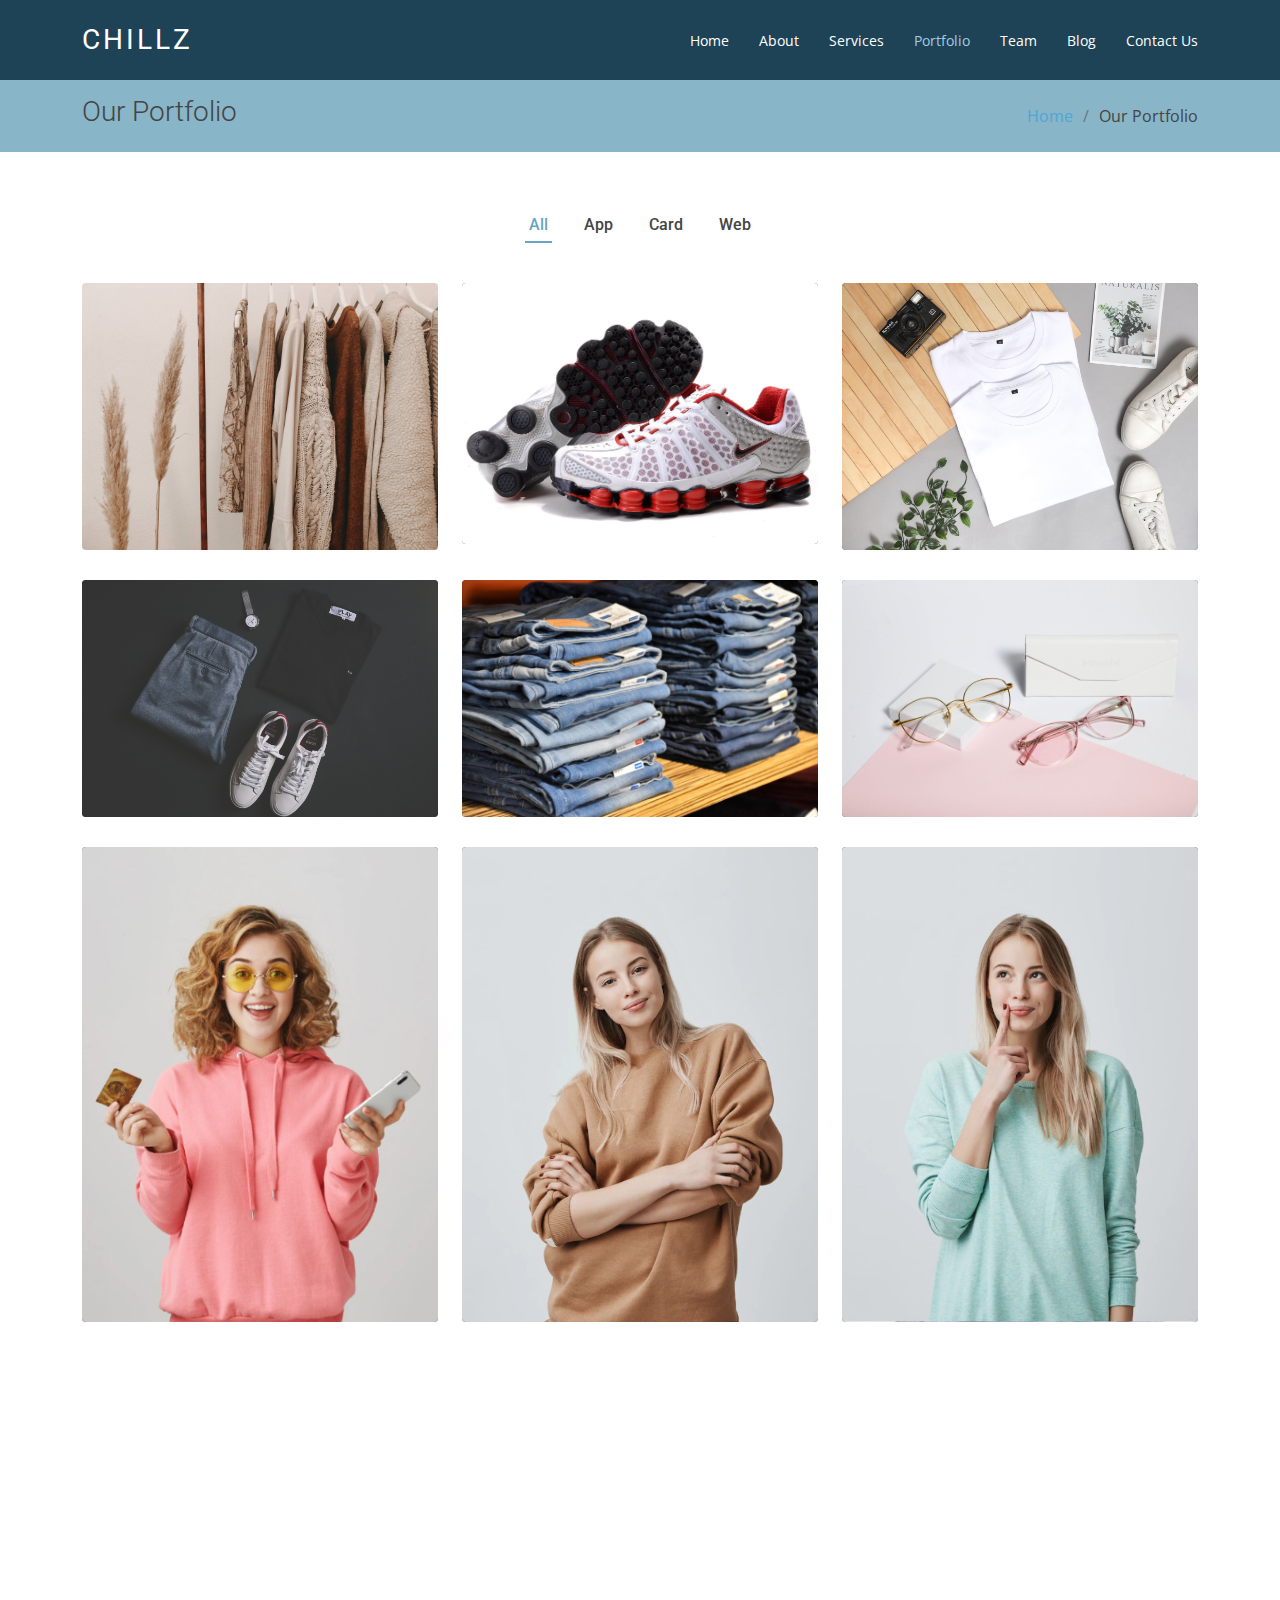
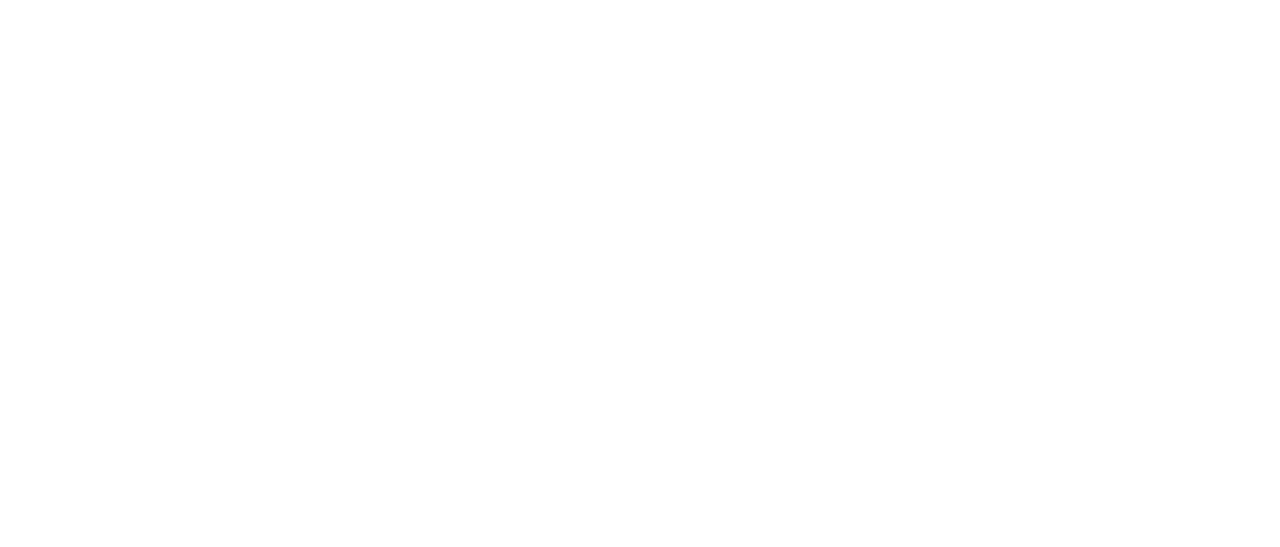
<file: portfolio.html>
<!DOCTYPE html>
<html lang="en">

<head>
    <meta charset="utf-8">
    <meta content="width=device-width, initial-scale=1.0" name="viewport">

    <title>Portfolio - Chillz Fashion Store</title>
    <meta content="" name="description">
    <meta content="" name="keywords">

    <!-- Favicons -->
    <link href="assets/img/favicon.png" rel="icon">
    <link href="assets/img/apple-touch-icon.png" rel="apple-touch-icon">

    <!-- Google Fonts -->
    <link href="https://fonts.googleapis.com/css?family=Open+Sans:300,300i,400,400i,600,600i,700,700i|Roboto:300,300i,400,400i,500,500i,700,700i&display=swap" rel="stylesheet">

    <!-- Vendor CSS Files -->
    <link href="assets/vendor/animate.css/animate.min.css" rel="stylesheet">
    <link href="assets/vendor/aos/aos.css" rel="stylesheet">
    <link href="assets/vendor/bootstrap/css/bootstrap.min.css" rel="stylesheet">
    <link href="assets/vendor/bootstrap-icons/bootstrap-icons.css" rel="stylesheet">
    <link href="assets/vendor/boxicons/css/boxicons.min.css" rel="stylesheet">
    <link href="assets/vendor/glightbox/css/glightbox.min.css" rel="stylesheet">
    <link href="assets/vendor/swiper/swiper-bundle.min.css" rel="stylesheet">

    <!-- Template Main CSS File -->
    <link href="assets/css/style.css" rel="stylesheet">

</head>

<body>
  
   <!-- ======= Header ======= -->
    <header id="header" class="fixed-top d-flex align-items-center ">
        <div class="container d-flex justify-content-between align-items-center">

            <div class="logo">
                <h1 class="text-light"><a href="index.html"><span>Chillz</span></a></h1>
                <!-- Uncomment below if you prefer to use an image logo -->
                <!-- <a href="index.html"><img src="assets/img/logo.png" alt="" class="img-fluid"></a>-->
            </div>

            <nav id="navbar" class="navbar">
                <ul>
                    <li><a class="" href="index.html">Home</a></li>
                    <li><a href="about.html">About</a></li>
                    <li><a href="services.html">Services</a></li>
                    <li><a class="active" href="portfolio.html">Portfolio</a></li>
                    <li><a href="team.html">Team</a></li>
                    <li><a href="blog.html">Blog</a></li>
                    <li><a href="contact.html">Contact Us</a></li>
                </ul>
                <i class="bi bi-list mobile-nav-toggle"></i>
            </nav><!-- .navbar -->

        </div>
    </header>
    <!--====== End Header =======-->

  <main id="main">
  
     <!-- ======= Our Portfolio Section ======= -->
        <section class="breadcrumbs">
            <div class="container">
  
                <div class="d-flex justify-content-between align-items-center">
                    <h2>Our Portfolio</h2>
                    <ol>
                        <li><a href="index.html">Home</a></li>
                        <li>Our Portfolio</li>
                    </ol>
                </div>
  
            </div>
        </section>
      <!--======= End Our Portfolio Section =======-->

     <!-- ======= Portfolio Section ======= -->
        <section class="portfolio">
            <div class="container">
  
                <div class="row">
                    <div class="col-lg-12">
                        <ul id="portfolio-flters">
                            <li data-filter="*" class="filter-active">All</li>
                            <li data-filter=".filter-app">App</li>
                            <li data-filter=".filter-card">Card</li>
                            <li data-filter=".filter-web">Web</li>
                        </ul>
                    </div>
                </div>
  
                <div class="row portfolio-container" data-aos="fade-up" data-aos-easing="ease-in-out" data-aos-duration="500">
  
                    <div class="col-lg-4 col-md-6 portfolio-wrap filter-app">
                        <div class="portfolio-item">
                            <img src="assets/img/portfolio-12.jpg" class="img-fluid" alt="">
                            <div class="portfolio-info">
                                <h3>App 1</h3>
                                <div>
                                    <a href="assets/img/portfolio-12.jpg" data-gallery="portfolioGallery" class="portfolio-lightbox" title="App 1"><i class="bx bx-plus"></i></a>
                                    <a href="portfolio-details.html" title="Portfolio Details"><i class="bx bx-link"></i></a>
                                </div>
                            </div>
                        </div>
                    </div>
  
                    <div class="col-lg-4 col-md-6 portfolio-wrap filter-web">
                        <div class="portfolio-item">
                            <img src="assets/img/Nike_menu.jpg" class="img-fluid" alt="">
                            <div class="portfolio-info">
                                <h3>Web 3</h3>
                                <div>
                                    <a href="assets/img/Nike_menu.jpg" data-gallery="portfolioGallery" class="portfolio-lightbox" title="Web 3"><i class="bx bx-plus"></i></a>
                                    <a href="portfolio-details.html" title="Portfolio Details"><i class="bx bx-link"></i></a>
                                </div>
                            </div>
                        </div>
                    </div>
  
                    <div class="col-lg-4 col-md-6 portfolio-wrap filter-app">
                        <div class="portfolio-item">
                            <img src="assets/img/portfolio-2.jpg" class="img-fluid" alt="">
                            <div class="portfolio-info">
                                <h3>App 2</h3>
                                <div>
                                    <a href="assets/img/portfolio-2.jpg" data-gallery="portfolioGallery" class="portfolio-lightbox" title="App 2"><i class="bx bx-plus"></i></a>
                                    <a href="portfolio-details.html" title="Portfolio Details"><i class="bx bx-link"></i></a>
                                </div>
                            </div>
                        </div>
                    </div>
  
                    <div class="col-lg-4 col-md-6 portfolio-wrap filter-card">
                        <div class="portfolio-item">
                            <img src="assets/img/portfolio-10.jpg" class="img-fluid" alt="">
                            <div class="portfolio-info">
                                <h3>Card 2</h3>
                                <div>
                                    <a href="assets/img/portfolio-10.jpg" data-gallery="portfolioGallery" class="portfolio-lightbox" title="Card 2"><i class="bx bx-plus"></i></a>
                                    <a href="portfolio-details.html" title="Portfolio Details"><i class="bx bx-link"></i></a>
                                </div>
                            </div>
                        </div>
                    </div>
  
                    <div class="col-lg-4 col-md-6 portfolio-wrap filter-web">
                        <div class="portfolio-item">
                            <img src="assets/img/portfolio-5.jpg" class="img-fluid" alt="">
                            <div class="portfolio-info">
                                <h3>Web 2</h3>
                                <div>
                                    <a href="assets/img/portfolio-5.jpg" data-gallery="portfolioGallery" class="portfolio-lightbox" title="Web 2"><i class="bx bx-plus"></i></a>
                                    <a href="portfolio-details.html" title="Portfolio Details"><i class="bx bx-link"></i></a>
                                </div>
                            </div>
                        </div>
                    </div>
  
                    <div class="col-lg-4 col-md-6 portfolio-wrap filter-app">
                        <div class="portfolio-item">
                            <img src="assets/img/portfolio-4.jpg" class="img-fluid" alt="">
                            <div class="portfolio-info">
                                <h3>App 3</h3>
                                <div>
                                    <a href="assets/img/portfolio-4.jpg" data-gallery="portfolioGallery" class="portfolio-lightbox" title="App 3"><i class="bx bx-plus"></i></a>
                                    <a href="portfolio-details.html" title="Portfolio Details"><i class="bx bx-link"></i></a>
                                </div>
                            </div>
                        </div>
                    </div>
  
                    <div class="col-lg-4 col-md-6 portfolio-wrap filter-card">
                        <div class="portfolio-item">
                            <img src="assets/img/product_07.jpg" class="img-fluid" alt="">
                            <div class="portfolio-info">
                                <h3>Card 1</h3>
                                <div>
                                    <a href="assets/img/product_07.jpg" data-gallery="portfolioGallery" class="portfolio-lightbox" title="Card 1"><i class="bx bx-plus"></i></a>
                                    <a href="portfolio-details.html" title="Portfolio Details"><i class="bx bx-link"></i></a>
                                </div>
                            </div>
                        </div>
                    </div>
  
                    <div class="col-lg-4 col-md-6 portfolio-wrap filter-card">
                        <div class="portfolio-item">
                            <img src="assets/img/product_06.jpg" class="img-fluid" alt="">
                            <div class="portfolio-info">
                                <h3>Card 3</h3>
                                <div>
                                    <a href="assets/img/product_06.jpg" data-gallery="portfolioGallery" class="portfolio-lightbox" title="Card 3"><i class="bx bx-plus"></i></a>
                                    <a href="portfolio-details.html" title="Portfolio Details"><i class="bx bx-link"></i></a>
                                </div>
                            </div>
                        </div>
                    </div>
  
                    <div class="col-lg-4 col-md-6 portfolio-wrap filter-web">
                        <div class="portfolio-item">
                            <img src="assets/img/product_01.jpg" class="img-fluid" alt="">
                            <div class="portfolio-info">
                                <h3>Web 1</h3>
                                <div>
                                    <a href="assets/img/product_01.jpg" data-gallery="portfolioGallery" class="portfolio-lightbox" title="Web 1"><i class="bx bx-plus"></i></a>
                                    <a href="portfolio-details.html" title="Portfolio Details"><i class="bx bx-link"></i></a>
                                </div>
                            </div>
                        </div>
                    </div>
  
                </div>
  
            </div>
        </section>
        <!--====== End Portfolio Section =======-->
    
  </main>
  <!--===== end main =====-->

  <!-- ======= Footer ======= -->
    <footer id="footer" data-aos="fade-up" data-aos-easing="ease-in-out" data-aos-duration="500">

        <div class="footer-newsletter">
            <div class="container">
                <div class="row">
                    <div class="col-lg-6">
                        <h4>Our Newsletter</h4>
                        <p>Subscribe to chillz fashion store newsletter and get tips and news always</p>
                    </div>
                    <div class="col-lg-6">
                        <form action="" method="post">
                            <input type="email" name="email"><input type="submit" value="Subscribe">
                        </form>
                    </div>
                </div>
            </div>
        </div>

        <div class="footer-top">
            <div class="container">
                <div class="row">

                    <div class="col-lg-3 col-md-6 footer-links">
                        <h4>Useful Links</h4>
                        <ul>
                            <li><i class="bx bx-chevron-right"></i> <a href="#">Home</a></li>
                            <li><i class="bx bx-chevron-right"></i> <a href="#">About us</a></li>
                            <li><i class="bx bx-chevron-right"></i> <a href="#">Services</a></li>
                            <li><i class="bx bx-chevron-right"></i> <a href="#">Terms of service</a></li>
                            <li><i class="bx bx-chevron-right"></i> <a href="#">Privacy policy</a></li>
                        </ul>
                    </div>

                    <div class="col-lg-3 col-md-6 footer-links">
                        <h4>Our Services</h4>
                        <ul>
                            <li><i class="bx bx-chevron-right"></i> <a href="#">Male wears</a></li>
                            <li><i class="bx bx-chevron-right"></i> <a href="#">Female wears</a></li>
                            <li><i class="bx bx-chevron-right"></i> <a href="#">Footwears</a></li>
                            <li><i class="bx bx-chevron-right"></i> <a href="#">Fashion shows</a></li>
                            <li><i class="bx bx-chevron-right"></i> <a href="#">Delivery</a></li>
                        </ul>
                    </div>

                    <div class="col-lg-3 col-md-6 footer-contact">
                        <h4>Contact Us</h4>
                        <p>
                            Block 4A, Luke Plaza <br>
                            Ikeja, IKJ 4008<br>
                            Nigeria <br><br>
                            <strong>Phone:</strong> +234 814 393 2604<br>
                            <strong>Email:</strong> chillzstoreinfo@gmail.com<br>
                        </p>

                    </div>

                    <div class="col-lg-3 col-md-6 footer-info">
                        <h3>About Chillz</h3>
                        <p>Chillz fashion store produces and distributes high quality male and female wears of different brands and styles, also produces footwears of choice for our customers.</p>
                        <div class="social-links mt-3">
                            <a href="#" class="twitter"><i class="bx bxl-twitter"></i></a>
                            <a href="#" class="facebook"><i class="bx bxl-facebook"></i></a>
                            <a href="#" class="instagram"><i class="bx bxl-instagram"></i></a>
                            <a href="#" class="linkedin"><i class="bx bxl-linkedin"></i></a>
                        </div>
                    </div>

                </div>
            </div>
        </div>

        <div class="container">
            <div class="copyright">
                &copy; Copyright <strong><span>Chillz Fashion store</span></strong>. All Rights Reserved
            </div>
            <div class="credits">
                Designed by <a href="#">Charles</a>
            </div>
        </div>
    </footer>
    <!--====== End Footer ======-->













  
  <a href="#" class="back-to-top d-flex align-items-center justify-content-center"><i class="bi bi-arrow-up-short"></i></a>

    <!-- Vendor JS Files -->
    <script src="assets/vendor/purecounter/purecounter_vanilla.js"></script>
    <script src="assets/vendor/aos/aos.js"></script>
    <script src="assets/vendor/bootstrap/js/bootstrap.bundle.min.js"></script>
    <script src="assets/vendor/glightbox/js/glightbox.min.js"></script>
    <script src="assets/vendor/isotope-layout/isotope.pkgd.min.js"></script>
    <script src="assets/vendor/swiper/swiper-bundle.min.js"></script>
    <script src="assets/vendor/waypoints/noframework.waypoints.js"></script>
    <script src="assets/vendor/php-email-form/validate.js"></script>

    <!-- Template Main JS File -->
    <script src="assets/js/main.js"></script>

</body>

</html>
</file>
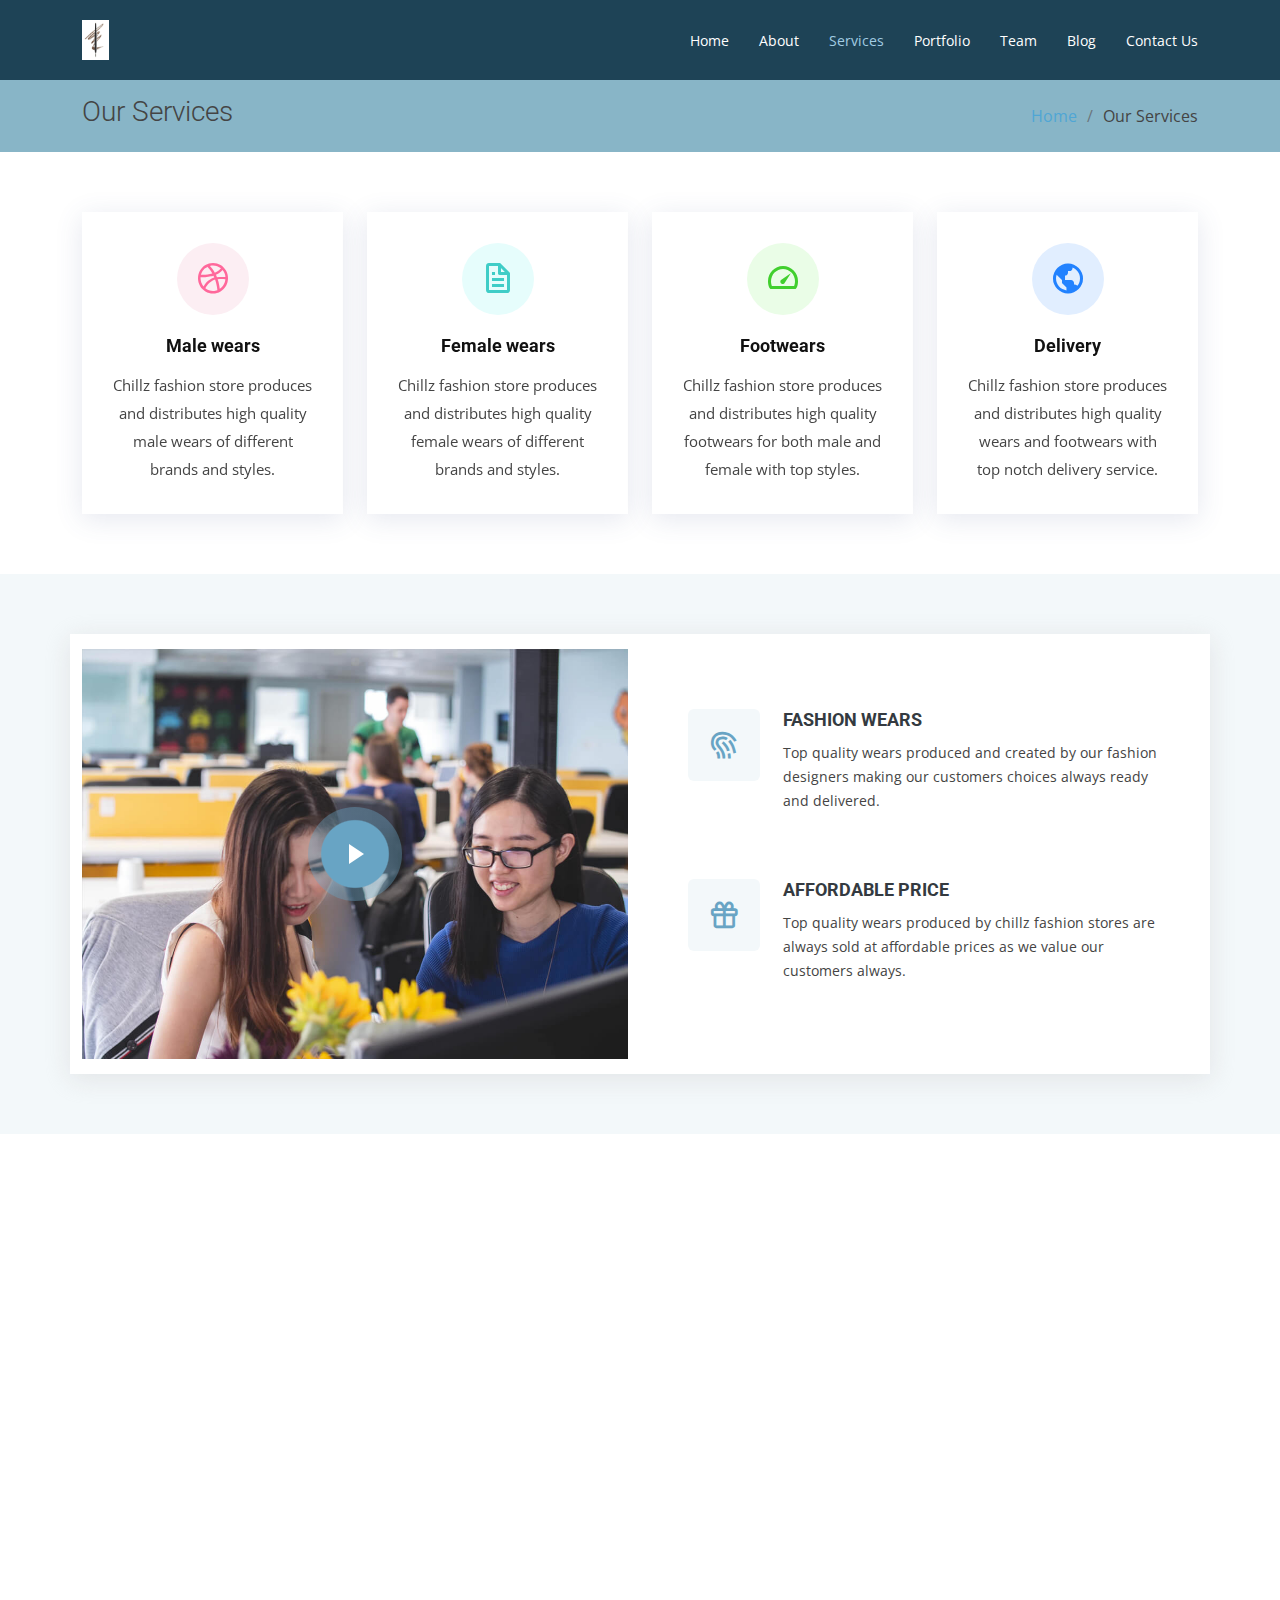
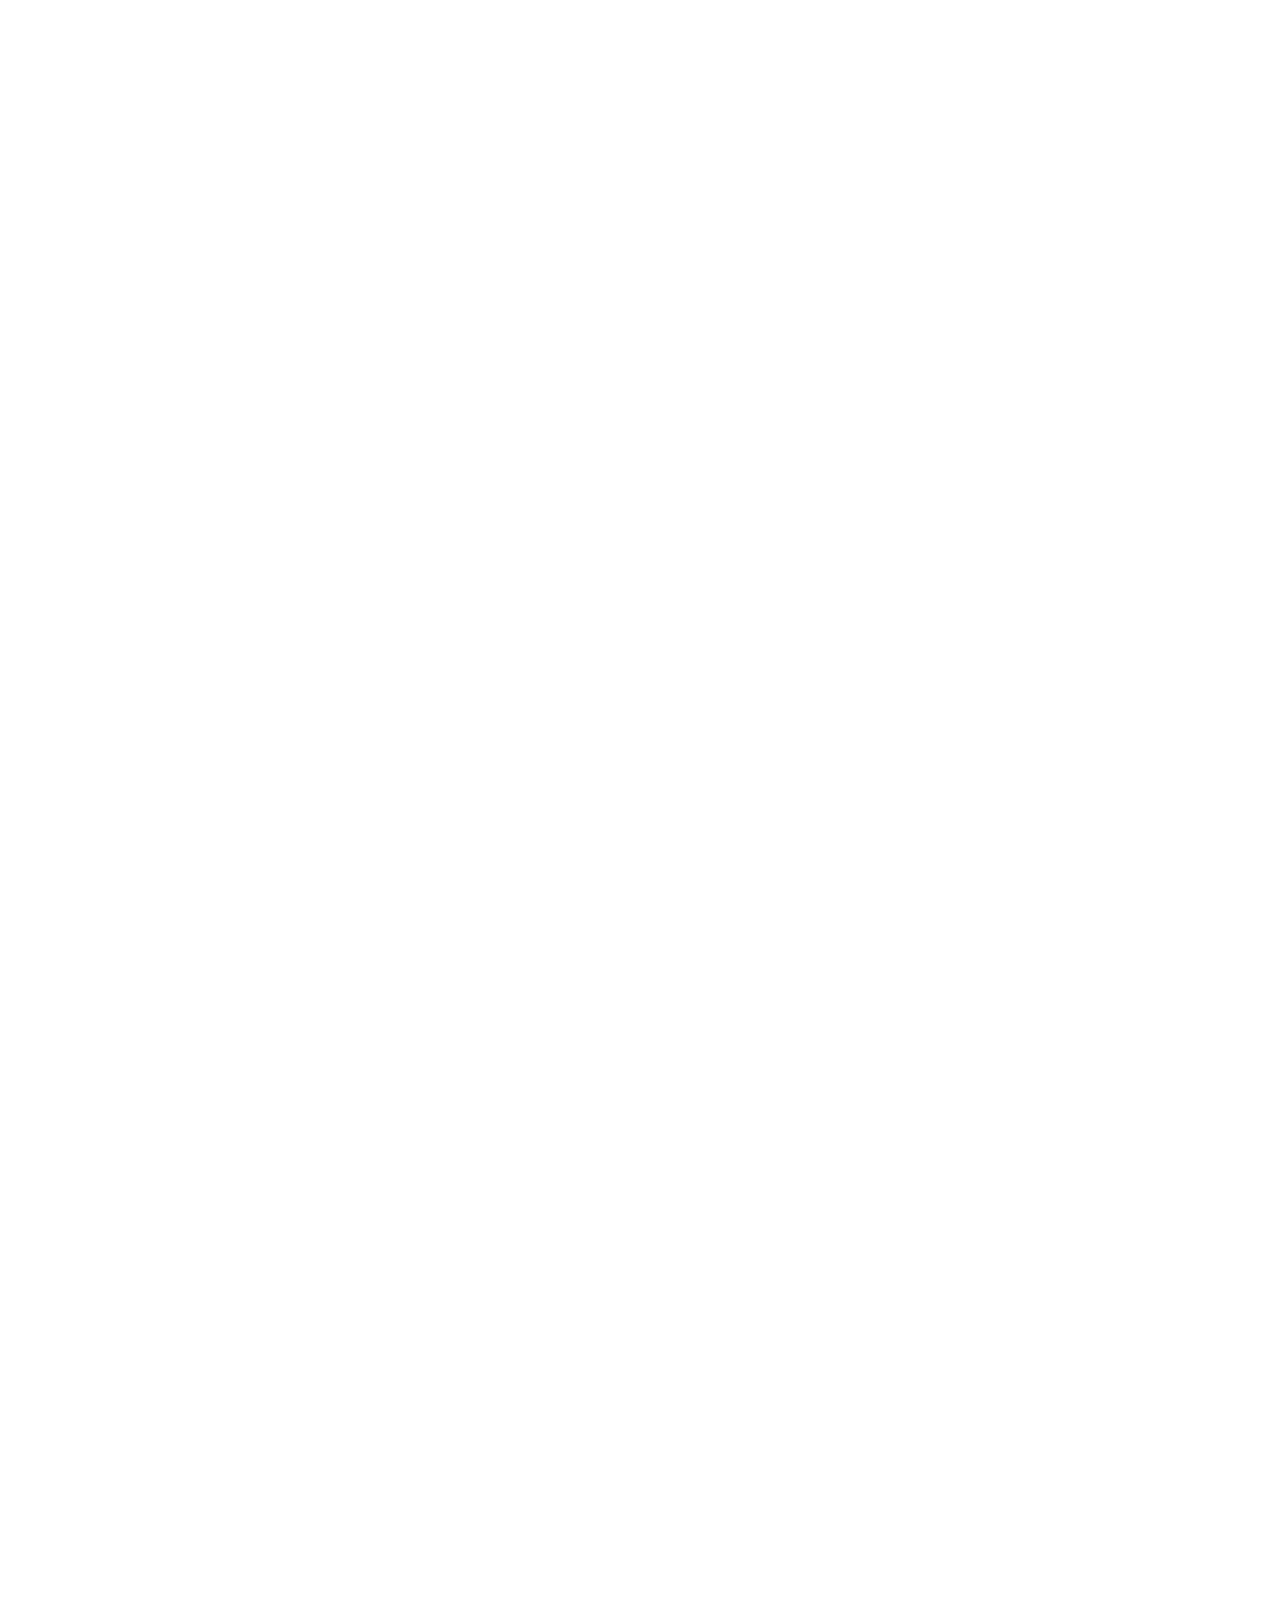
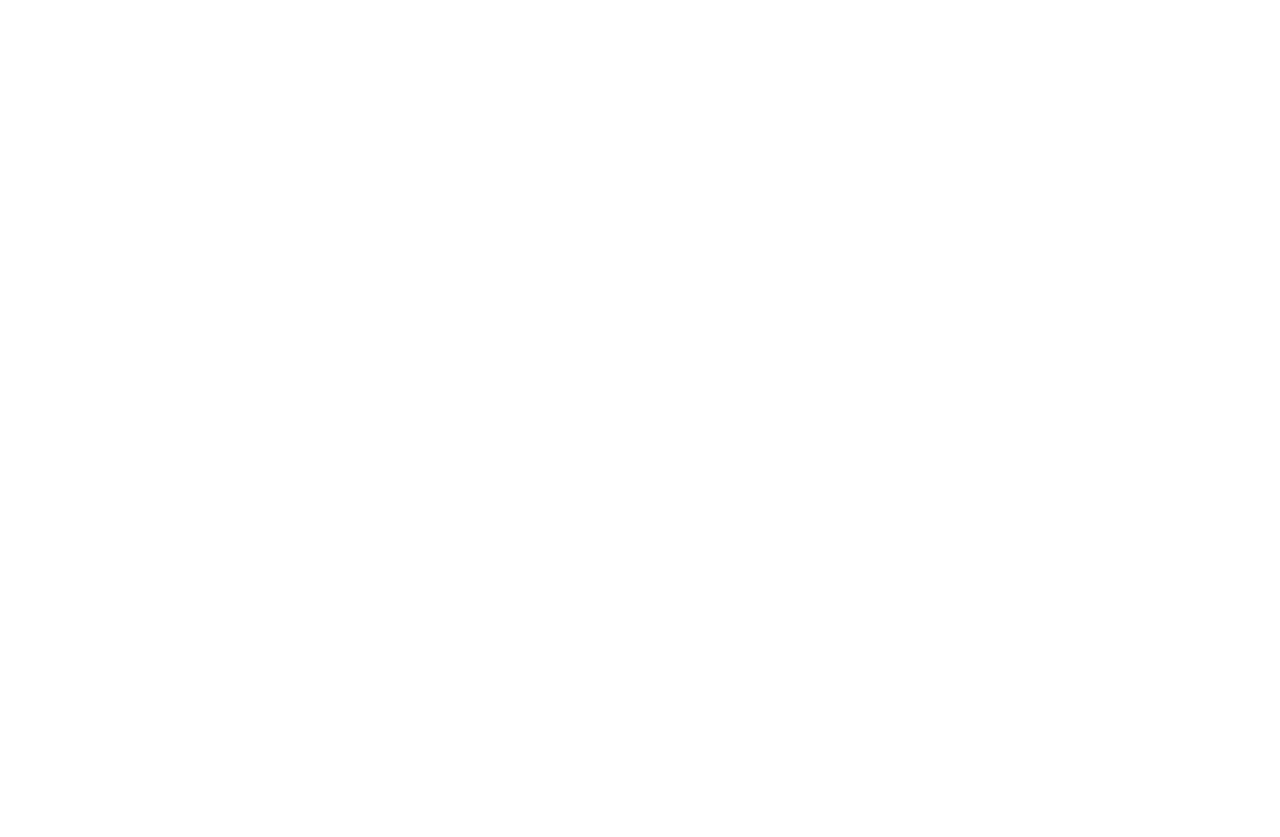
<file: services.html>
<!DOCTYPE html>
<html lang="en">

<head>
    <meta charset="utf-8">
    <meta content="width=device-width, initial-scale=1.0" name="viewport">

    <title>Services - Chillz Fashion Store</title>
    <meta content="" name="description">
    <meta content="" name="keywords">

    <!-- Favicons -->
    <link href="assets/img/favicon.png" rel="icon">
    <link href="assets/img/apple-touch-icon.png" rel="apple-touch-icon">

    <!-- Google Fonts -->
    <link href="https://fonts.googleapis.com/css?family=Open+Sans:300,300i,400,400i,600,600i,700,700i|Roboto:300,300i,400,400i,500,500i,700,700i&display=swap" rel="stylesheet">

    <!-- Vendor CSS Files -->
    <link href="assets/vendor/animate.css/animate.min.css" rel="stylesheet">
    <link href="assets/vendor/aos/aos.css" rel="stylesheet">
    <link href="assets/vendor/bootstrap/css/bootstrap.min.css" rel="stylesheet">
    <link href="assets/vendor/bootstrap-icons/bootstrap-icons.css" rel="stylesheet">
    <link href="assets/vendor/boxicons/css/boxicons.min.css" rel="stylesheet">
    <link href="assets/vendor/glightbox/css/glightbox.min.css" rel="stylesheet">
    <link href="assets/vendor/swiper/swiper-bundle.min.css" rel="stylesheet">

    <!-- Template Main CSS File -->
    <link href="assets/css/style.css" rel="stylesheet">

</head>

<body>

   <!-- ======= Header ======= -->
    <header id="header" class="fixed-top d-flex align-items-center ">
        <div class="container d-flex justify-content-between align-items-center">

            <div class="logo">
                <!-- <h1 class="text-light"><a href="index.html"><span>Chillz</span></a></h1> -->
                <!-- Uncomment below if you prefer to use an image logo -->
                <a href="index.html"><img src="assets/img/banner/procat1.jpg" alt="" class="img-fluid"></a>
            </div>

            <nav id="navbar" class="navbar">
                <ul>
                    <li><a class="" href="index.html">Home</a></li>
                    <li><a href="about.html">About</a></li>
                    <li><a class="active" href="services.html">Services</a></li>
                    <li><a href="portfolio.html">Portfolio</a></li>
                    <li><a href="team.html">Team</a></li>
                    <li><a href="blog.html">Blog</a></li>
                    <li><a href="contact.html">Contact Us</a></li>
                </ul>
                <i class="bi bi-list mobile-nav-toggle"></i>
            </nav><!-- .navbar -->

        </div>
    </header>
    <!--====== End Header =======-->

  <main id="main">

      <!-- ======= Our Services Section ======= -->
        <section class="breadcrumbs">
            <div class="container">
  
                <div class="d-flex justify-content-between align-items-center">
                    <h2>Our Services</h2>
                    <ol>
                        <li><a href="index.html">Home</a></li>
                        <li>Our Services</li>
                    </ol>
                </div>
  
            </div>
        </section>
      <!--====== End Our Services Section =======-->

    <!-- ======= Services Section ======= -->
        <section class="services">
            <div class="container">
  
                <div class="row">
                    <div class="col-md-6 col-lg-3 d-flex align-items-stretch" data-aos="fade-up">
                        <div class="icon-box icon-box-pink">
                            <div class="icon"><i class="bx bxl-dribbble"></i></div>
                            <h4 class="title"><a href="">Male wears</a></h4>
                            <p class="description">Chillz fashion store produces and distributes high quality male wears of different brands and styles.</p>
                        </div>
                    </div>
  
                    <div class="col-md-6 col-lg-3 d-flex align-items-stretch" data-aos="fade-up" data-aos-delay="100">
                        <div class="icon-box icon-box-cyan">
                            <div class="icon"><i class="bx bx-file"></i></div>
                            <h4 class="title"><a href="">Female wears</a></h4>
                            <p class="description">Chillz fashion store produces and distributes high quality female wears of different brands and styles.</p>
                        </div>
                    </div>
  
                    <div class="col-md-6 col-lg-3 d-flex align-items-stretch" data-aos="fade-up" data-aos-delay="200">
                        <div class="icon-box icon-box-green">
                            <div class="icon"><i class="bx bx-tachometer"></i></div>
                            <h4 class="title"><a href="">Footwears</a></h4>
                            <p class="description">Chillz fashion store produces and distributes high quality footwears for both male and female with top styles.</p>
                        </div>
                    </div>
  
                    <div class="col-md-6 col-lg-3 d-flex align-items-stretch" data-aos="fade-up" data-aos-delay="200">
                        <div class="icon-box icon-box-blue">
                            <div class="icon"><i class="bx bx-world"></i></div>
                            <h4 class="title"><a href="">Delivery</a></h4>
                            <p class="description">Chillz fashion store produces and distributes high quality wears and footwears with top notch delivery service.</p>
                        </div>
                    </div>
  
                </div>
  
            </div>
        </section>
        <!--====== End Services Section =======-->

    <!-- ======= Why Us Section ======= -->
        <section class="why-us section-bg" data-aos="fade-up" date-aos-delay="200">
            <div class="container">
  
                <div class="row">
                    <div class="col-lg-6 video-box">
                        <img src="assets/img/why-us.jpg" class="img-fluid" alt="">
                        <a href="https://www.youtube.com/watch?v=jDDaplaOz7Q" class="venobox play-btn mb-4" data-vbtype="video" data-autoplay="true"></a>
                    </div>
  
                    <div class="col-lg-6 d-flex flex-column justify-content-center p-5">
  
                        <div class="icon-box">
                            <div class="icon"><i class="bx bx-fingerprint"></i></div>
                            <h4 class="title"><a href="">Fashion Wears</a></h4>
                            <p class="description">Top quality wears produced and created by our fashion designers making our customers choices always ready and delivered.</p>
                        </div>
  
                        <div class="icon-box">
                            <div class="icon"><i class="bx bx-gift"></i></div>
                            <h4 class="title"><a href="">Affordable Price</a></h4>
                            <p class="description">Top quality wears produced by chillz fashion stores are always sold at affordable prices as we value our customers always.</p>
                        </div>
  
                    </div>
                </div>
  
            </div>
        </section>
        <!--====== End Why Us Section ======-->

      <!-- ======= Service Details Section ======= -->
        <section class="service-details">
            <div class="container">
  
                <div class="row">
                    <div class="col-md-6 d-flex align-items-stretch" data-aos="fade-up">
                        <div class="card">
                            <div class="card-img">
                                <img src="assets/img/Store.jpg" alt="...">
                            </div>
                            <div class="card-body">
                                <h5 class="card-title"><a href="#">Our Mission</a></h5>
                                <p class="card-text">Chillz fashion store is of the highest grade and our mission is closely followed, we specialize in wears both male and female and also sell high quality footwears both male and female, we enjoin you to check one of our stores and get yourself a high quality fabric or footwear of your choice.</p>
                                <div class="read-more"><a href="#"><i class="bi bi-arrow-right"></i> Read More</a></div>
                            </div>
                        </div>
                    </div>
            
                    <div class="col-md-6 d-flex align-items-stretch" data-aos="fade-up">
                        <div class="card">
                            <div class="card-img">
                                <img src="assets/img/Store-3.jpg" alt="...">
                            </div>
                            <div class="card-body">
                                <h5 class="card-title"><a href="#">Our Store</a></h5>
                                <p class="card-text">Chillz fashion store is of the highest grade, our numerous stores specialize in wears both male and female and also sell high quality footwears both male and female, we enjoin you to check one of our stores and get yourself a high quality fabric or footwear of your choice.</p>
                                <div class="read-more"><a href="#"><i class="bi bi-arrow-right"></i> Read More</a></div>
                            </div>
                        </div>
  
                    </div>
            
                    <div class="col-md-6 d-flex align-items-stretch" data-aos="fade-up">
                        <div class="card">
                            <div class="card-img">
                                <img src="assets/img/Store-2.jpg" alt="...">
                            </div>
                            <div class="card-body">
                                <h5 class="card-title"><a href="#">Our Vision</a></h5>
                                <p class="card-text">Chillz fashion store is of the highest grade and our vision for the store is closely monitored, we specialize in wears both male and female and also sell high quality footwears both male and female, we enjoin you to check one of our stores and get yourself a high quality fabric or footwear of your choice.</p>
                                <div class="read-more"><a href="#"><i class="bi bi-arrow-right"></i> Read More</a></div>
                            </div>
                        </div>
                    </div>
            
                    <div class="col-md-6 d-flex align-items-stretch" data-aos="fade-up">
                        <div class="card">
                            <div class="card-img">
                                <img src="assets/img/Store-5.jpg" alt="...">
                            </div>
                            <div class="card-body">
                                <h5 class="card-title"><a href="#">Our Care</a></h5>
                                <p class="card-text">Chillz is a fashion store that is of the highest grade, we specialize in wears both male and female and also sell high quality footwears both male and female, we enjoin you to check one of our stores and get yourself a high quality fabric or footwear of your choice.</p>
                                <div class="read-more"><a href="#"><i class="bi bi-arrow-right"></i> Read More</a></div>
                            </div>
                        </div>
                    </div>
                </div>
  
            </div>
        </section>
        <!--====== End Service Details Section =======-->

    
        <!-- ======= Pricing Section ======= -->
        <section class="pricing section-bg" data-aos="fade-up">
            <div class="container">
  
                <div class="section-title">
                    <h2>Pricing</h2>
                    <p>Chillz fashion store adheres to a pricing system in which prospective customers and active customers can pick a suitable pricing plan which is affordable and will enable swift payment and receiving of clothings or footwears purchased from chillz fashion store.</p>
                </div>
  
                <div class="row no-gutters">
  
                    <div class="col-lg-4 box">
                        <h3>Free</h3>
                        <h4>$0<span>per month</span></h4>
                        <ul>
                            <li><i class="bx bx-check"></i> Quam adipiscing vitae proin</li>
                            <li><i class="bx bx-check"></i> Nec feugiat nisl pretium</li>
                            <li><i class="bx bx-check"></i> Nulla at volutpat diam uteera</li>
                            <li class="na"><i class="bx bx-x"></i> <span>Pharetra massa massa ultricies</span></li>
                            <li class="na"><i class="bx bx-x"></i> <span>Massa ultricies mi quis hendrerit</span></li>
                        </ul>
                        <a href="#" class="get-started-btn">Get Started</a>
                    </div>
  
                    <div class="col-lg-4 box featured">
                        <h3>Business</h3>
                        <h4>$29<span>per month</span></h4>
                        <ul>
                            <li><i class="bx bx-check"></i> Quam adipiscing vitae proin</li>
                            <li><i class="bx bx-check"></i> Nec feugiat nisl pretium</li>
                            <li><i class="bx bx-check"></i> Nulla at volutpat diam uteera</li>
                            <li><i class="bx bx-check"></i> Pharetra massa massa ultricies</li>
                            <li><i class="bx bx-check"></i> Massa ultricies mi quis hendrerit</li>
                        </ul>
                        <a href="#" class="get-started-btn">Get Started</a>
                    </div>
  
                    <div class="col-lg-4 box">
                        <h3>Premium</h3>
                        <h4>$49<span>per month</span></h4>
                        <ul>
                            <li><i class="bx bx-check"></i> Quam adipiscing vitae proin</li>
                            <li><i class="bx bx-check"></i> Nec feugiat nisl pretium</li>
                            <li><i class="bx bx-check"></i> Nulla at volutpat diam uteera</li>
                            <li><i class="bx bx-check"></i> Pharetra massa massa ultricies</li>
                            <li><i class="bx bx-check"></i> Massa ultricies mi quis hendrerit</li>
                        </ul>
                        <a href="#" class="get-started-btn">Get Started</a>
                    </div>
  
                </div>
  
            </div>
        </section>
        <!--====== End Pricing Section =======-->
        
  </main>
  <!--===== end main =====-->

   <!-- ======= Footer ======= -->
    <footer id="footer" data-aos="fade-up" data-aos-easing="ease-in-out" data-aos-duration="500">

        <div class="footer-newsletter">
            <div class="container">
                <div class="row">
                    <div class="col-lg-6">
                        <h4>Our Newsletter</h4>
                        <p>Subscribe to chillz fashion store newsletter and get tips and news always</p>
                    </div>
                    <div class="col-lg-6">
                        <form action="" method="post">
                            <input type="email" name="email"><input type="submit" value="Subscribe">
                        </form>
                    </div>
                </div>
            </div>
        </div>

        <div class="footer-top">
            <div class="container">
                <div class="row">

                    <div class="col-lg-3 col-md-6 footer-links">
                        <h4>Useful Links</h4>
                        <ul>
                            <li><i class="bx bx-chevron-right"></i> <a href="#">Home</a></li>
                            <li><i class="bx bx-chevron-right"></i> <a href="#">About us</a></li>
                            <li><i class="bx bx-chevron-right"></i> <a href="#">Services</a></li>
                            <li><i class="bx bx-chevron-right"></i> <a href="#">Terms of service</a></li>
                            <li><i class="bx bx-chevron-right"></i> <a href="#">Privacy policy</a></li>
                        </ul>
                    </div>

                    <div class="col-lg-3 col-md-6 footer-links">
                        <h4>Our Services</h4>
                        <ul>
                            <li><i class="bx bx-chevron-right"></i> <a href="#">Male wears</a></li>
                            <li><i class="bx bx-chevron-right"></i> <a href="#">Female wears</a></li>
                            <li><i class="bx bx-chevron-right"></i> <a href="#">Footwears</a></li>
                            <li><i class="bx bx-chevron-right"></i> <a href="#">Fashion shows</a></li>
                            <li><i class="bx bx-chevron-right"></i> <a href="#">Delivery</a></li>
                        </ul>
                    </div>

                    <div class="col-lg-3 col-md-6 footer-contact">
                        <h4>Contact Us</h4>
                        <p>
                            Block 4A, Luke Plaza <br>
                            Ikeja, IKJ 4008<br>
                            Nigeria <br><br>
                            <strong>Phone:</strong> +234 814 393 2604<br>
                            <strong>Email:</strong> chillzstoreinfo@gmail.com<br>
                        </p>

                    </div>

                    <div class="col-lg-3 col-md-6 footer-info">
                        <h3>About Chillz</h3>
                        <p>Chillz fashion store produces and distributes high quality male and female wears of different brands and styles, also produces footwears of choice for our customers.</p>
                        <div class="social-links mt-3">
                            <a href="#" class="twitter"><i class="bx bxl-twitter"></i></a>
                            <a href="#" class="facebook"><i class="bx bxl-facebook"></i></a>
                            <a href="#" class="instagram"><i class="bx bxl-instagram"></i></a>
                            <a href="#" class="linkedin"><i class="bx bxl-linkedin"></i></a>
                        </div>
                    </div>

                </div>
            </div>
        </div>

        <div class="container">
            <div class="copyright">
                &copy; Copyright <strong><span>Chillz Fashion store</span></strong>. All Rights Reserved
            </div>
            <div class="credits">
                Designed by <a href="#">Charles</a>
            </div>
        </div>
    </footer>
    <!--====== End Footer ======-->

    











  

   <a href="#" class="back-to-top d-flex align-items-center justify-content-center"><i class="bi bi-arrow-up-short"></i></a>

    <!-- Vendor JS Files -->
    <script src="assets/vendor/purecounter/purecounter_vanilla.js"></script>
    <script src="assets/vendor/aos/aos.js"></script>
    <script src="assets/vendor/bootstrap/js/bootstrap.bundle.min.js"></script>
    <script src="assets/vendor/glightbox/js/glightbox.min.js"></script>
    <script src="assets/vendor/isotope-layout/isotope.pkgd.min.js"></script>
    <script src="assets/vendor/swiper/swiper-bundle.min.js"></script>
    <script src="assets/vendor/waypoints/noframework.waypoints.js"></script>
    <script src="assets/vendor/php-email-form/validate.js"></script>

    <!-- Template Main JS File -->
    <script src="assets/js/main.js"></script>

</body>

</html>
</file>
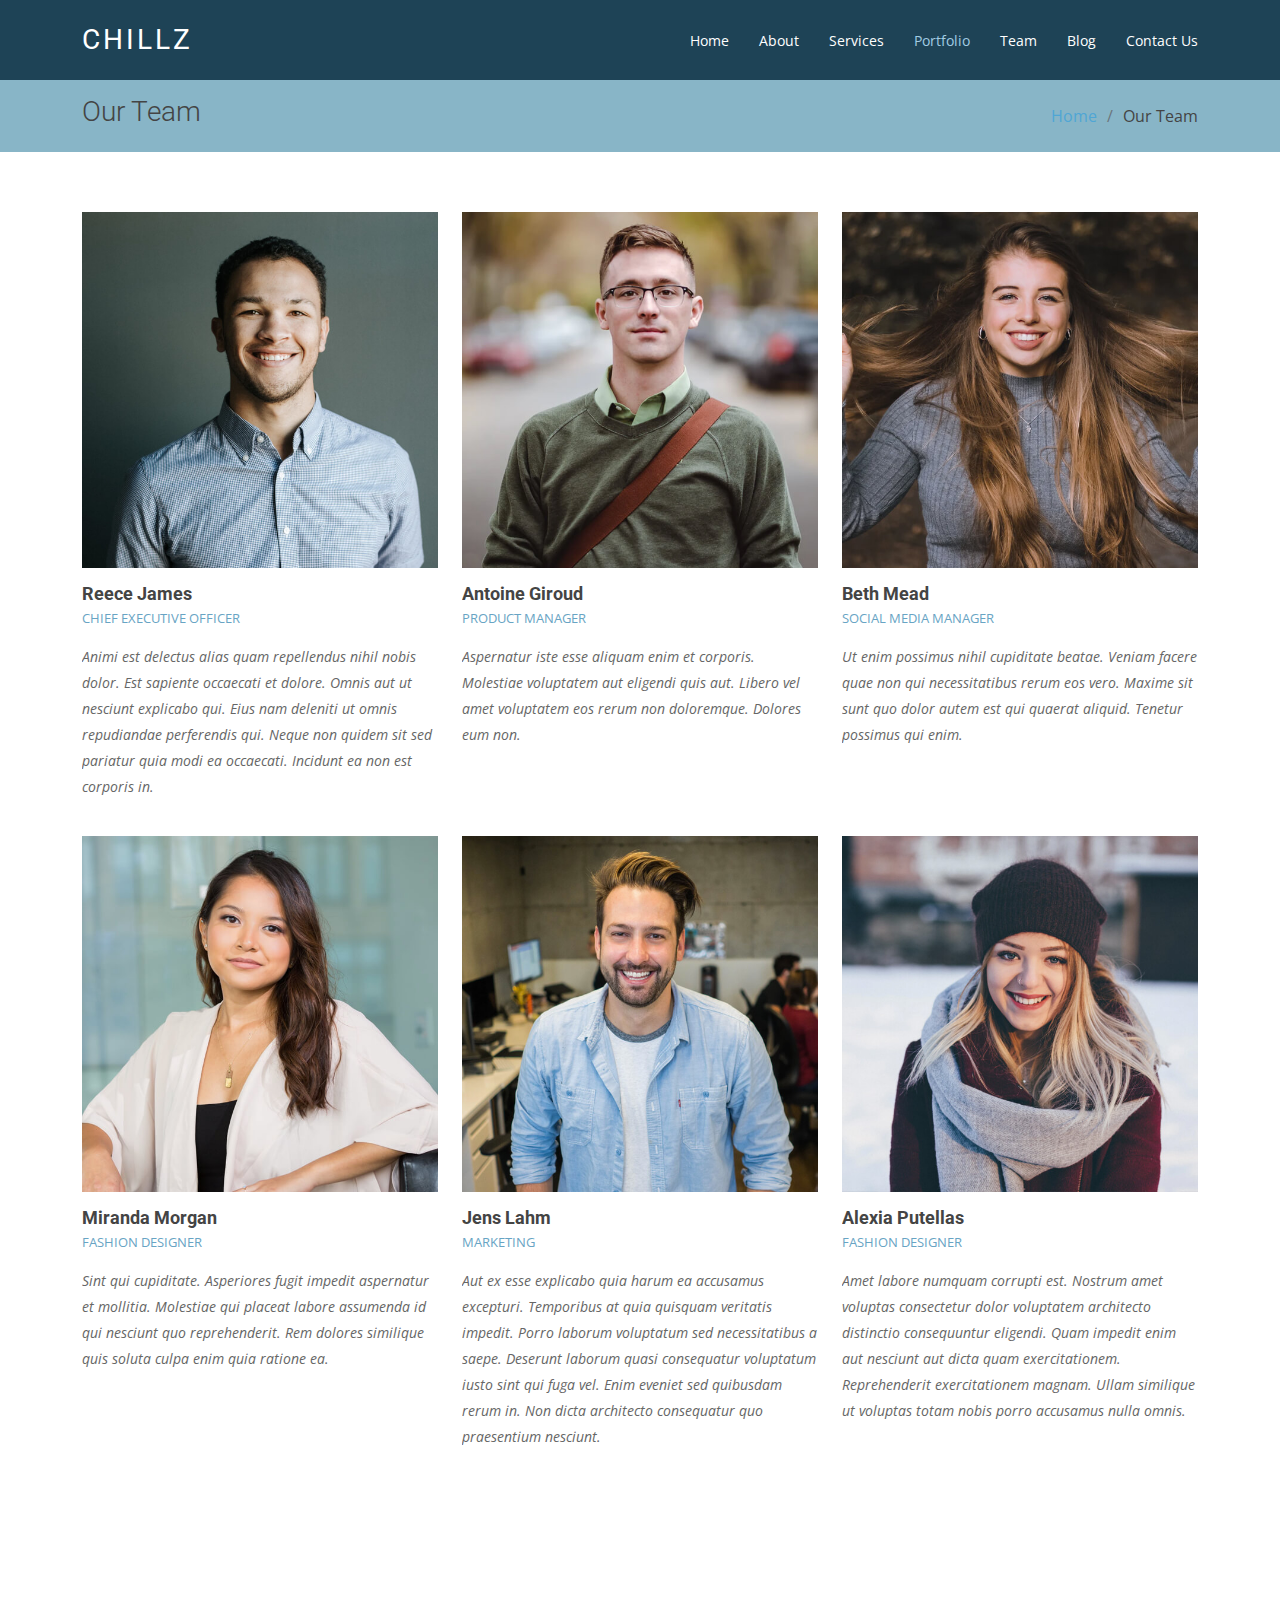
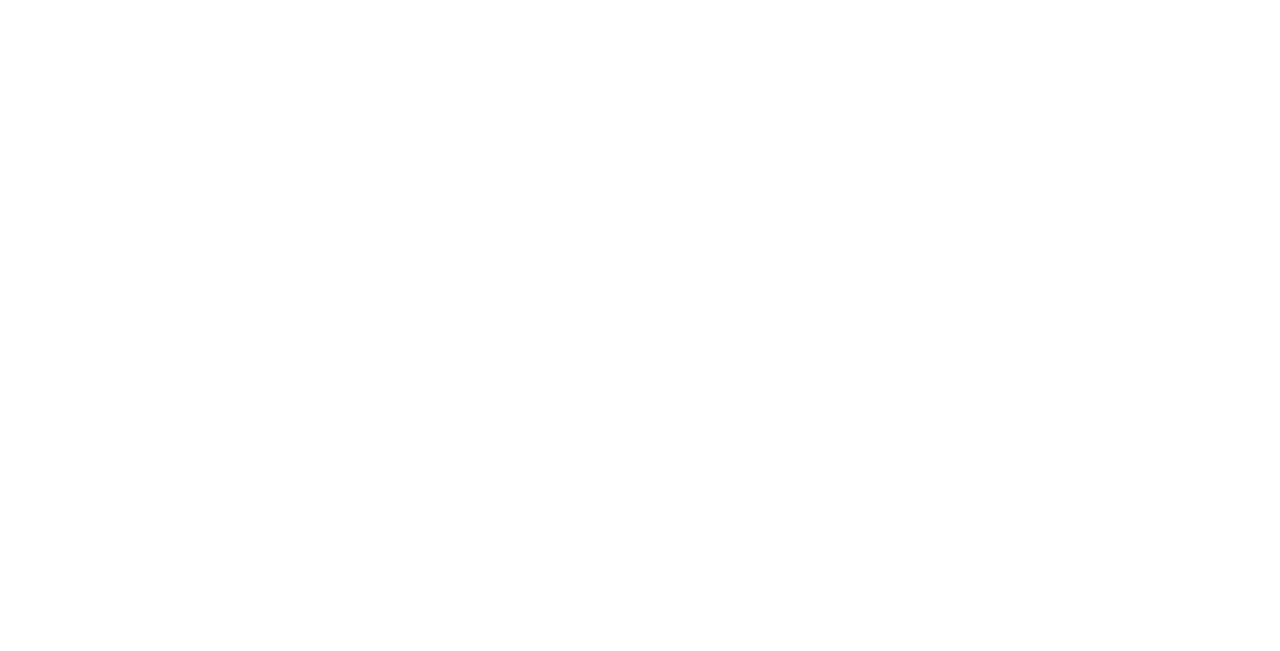
<file: team.html>
<!DOCTYPE html>
<html lang="en">

<head>
    <meta charset="utf-8">
    <meta content="width=device-width, initial-scale=1.0" name="viewport">

    <title>Team - Chillz Fashion Store</title>
    <meta content="" name="description">
    <meta content="" name="keywords">

    <!-- Favicons -->
    <link href="assets/img/favicon.png" rel="icon">
    <link href="assets/img/apple-touch-icon.png" rel="apple-touch-icon">

    <!-- Google Fonts -->
    <link href="https://fonts.googleapis.com/css?family=Open+Sans:300,300i,400,400i,600,600i,700,700i|Roboto:300,300i,400,400i,500,500i,700,700i&display=swap" rel="stylesheet">

    <!-- Vendor CSS Files -->
    <link href="assets/vendor/animate.css/animate.min.css" rel="stylesheet">
    <link href="assets/vendor/aos/aos.css" rel="stylesheet">
    <link href="assets/vendor/bootstrap/css/bootstrap.min.css" rel="stylesheet">
    <link href="assets/vendor/bootstrap-icons/bootstrap-icons.css" rel="stylesheet">
    <link href="assets/vendor/boxicons/css/boxicons.min.css" rel="stylesheet">
    <link href="assets/vendor/glightbox/css/glightbox.min.css" rel="stylesheet">
    <link href="assets/vendor/swiper/swiper-bundle.min.css" rel="stylesheet">

    <!-- Template Main CSS File -->
    <link href="assets/css/style.css" rel="stylesheet">

</head>

<body>

   <!-- ======= Header ======= -->
    <header id="header" class="fixed-top d-flex align-items-center ">
        <div class="container d-flex justify-content-between align-items-center">

            <div class="logo">
                <h1 class="text-light"><a href="index.html"><span>Chillz</span></a></h1>
                <!-- Uncomment below if you prefer to use an image logo -->
                <!-- <a href="index.html"><img src="assets/img/logo.png" alt="" class="img-fluid"></a>-->
            </div>

            <nav id="navbar" class="navbar">
                <ul>
                    <li><a class="" href="index.html">Home</a></li>
                    <li><a href="about.html">About</a></li>
                    <li><a href="services.html">Services</a></li>
                    <li><a class="active" href="portfolio.html">Portfolio</a></li>
                    <li><a href="team.html">Team</a></li>
                    <li><a href="blog.html">Blog</a></li>
                    <li><a href="contact.html">Contact Us</a></li>
                </ul>
                <i class="bi bi-list mobile-nav-toggle"></i>
            </nav><!-- .navbar -->

        </div>
    </header>
    <!--====== End Header =======-->

  <main id="main">

     <!-- ======= Our Team Section ======= -->
        <section class="breadcrumbs">
            <div class="container">
  
                <div class="d-flex justify-content-between align-items-center">
                    <h2>Our Team</h2>
                    <ol>
                        <li><a href="index.html">Home</a></li>
                        <li>Our Team</li>
                    </ol>
                </div>
  
            </div>
        </section>
        <!--====== End Our Team Section ======-->

      <!-- ======= Team Section ======= -->
        <section class="team" data-aos="fade-up" data-aos-easing="ease-in-out" data-aos-duration="500">
            <div class="container">
  
                <div class="row">
  
                    <div class="col-lg-4 col-md-6 d-flex align-items-stretch">
                        <div class="member">
                            <div class="member-img">
                                <img src="assets/img/team/team-1.jpg" class="img-fluid" alt="">
                                <div class="social">
                                    <a href=""><i class="bi bi-twitter"></i></a>
                                    <a href=""><i class="bi bi-facebook"></i></a>
                                    <a href=""><i class="bi bi-instagram"></i></a>
                                    <a href=""><i class="bi bi-linkedin"></i></a>
                                </div>
                            </div>
                            <div class="member-info">
                                <h4>Reece James</h4>
                                <span>Chief Executive Officer</span>
                                <p>Animi est delectus alias quam repellendus nihil nobis dolor. Est sapiente occaecati et dolore. Omnis aut ut nesciunt explicabo qui. Eius nam deleniti ut omnis repudiandae perferendis qui. Neque non quidem sit sed pariatur quia modi ea occaecati. Incidunt ea non est corporis in.</p>
                            </div>
                        </div>
                    </div>
  
                    <div class="col-lg-4 col-md-6 d-flex align-items-stretch">
                        <div class="member">
                            <div class="member-img">
                                <img src="assets/img/team/team-3.jpg" class="img-fluid" alt="">
                                <div class="social">
                                    <a href=""><i class="bi bi-twitter"></i></a>
                                    <a href=""><i class="bi bi-facebook"></i></a>
                                    <a href=""><i class="bi bi-instagram"></i></a>
                                    <a href=""><i class="bi bi-linkedin"></i></a>
                                </div>
                            </div>
                            <div class="member-info">
                                <h4>Antoine Giroud</h4>
                                <span>Product Manager</span>
                                <p>Aspernatur iste esse aliquam enim et corporis. Molestiae voluptatem aut eligendi quis aut. Libero vel amet voluptatem eos rerum non doloremque. Dolores eum non.</p>
                            </div>
                        </div>
                    </div>
  
                    <div class="col-lg-4 col-md-6 d-flex align-items-stretch">
                        <div class="member">
                            <div class="member-img">
                                <img src="assets/img/team/team-2.jpg" class="img-fluid" alt="">
                                <div class="social">
                                    <a href=""><i class="bi bi-twitter"></i></a>
                                    <a href=""><i class="bi bi-facebook"></i></a>
                                    <a href=""><i class="bi bi-instagram"></i></a>
                                    <a href=""><i class="bi bi-linkedin"></i></a>
                                </div>
                            </div>
                            <div class="member-info">
                                <h4>Beth Mead</h4>
                                <span>Social Media Manager</span>
                                <p>Ut enim possimus nihil cupiditate beatae. Veniam facere quae non qui necessitatibus rerum eos vero. Maxime sit sunt quo dolor autem est qui quaerat aliquid. Tenetur possimus qui enim.</p>
                            </div>
                        </div>
                    </div>
  
                    <div class="col-lg-4 col-md-6 d-flex align-items-stretch">
                        <div class="member">
                            <div class="member-img">
                                <img src="assets/img/team/team-4.jpg" class="img-fluid" alt="">
                                <div class="social">
                                    <a href=""><i class="bi bi-twitter"></i></a>
                                    <a href=""><i class="bi bi-facebook"></i></a>
                                    <a href=""><i class="bi bi-instagram"></i></a>
                                    <a href=""><i class="bi bi-linkedin"></i></a>
                                </div>
                            </div>
                            <div class="member-info">
                                <h4>Miranda Morgan</h4>
                                <span>Fashion Designer</span>
                                <p>Sint qui cupiditate. Asperiores fugit impedit aspernatur et mollitia. Molestiae qui placeat labore assumenda id qui nesciunt quo reprehenderit. Rem dolores similique quis soluta culpa enim quia ratione ea.</p>
                            </div>
                        </div>
                    </div>
  
                    <div class="col-lg-4 col-md-6 d-flex align-items-stretch">
                        <div class="member">
                            <div class="member-img">
                                <img src="assets/img/team/team-5.jpg" class="img-fluid" alt="">
                                <div class="social">
                                    <a href=""><i class="bi bi-twitter"></i></a>
                                    <a href=""><i class="bi bi-facebook"></i></a>
                                    <a href=""><i class="bi bi-instagram"></i></a>
                                    <a href=""><i class="bi bi-linkedin"></i></a>
                                </div>
                            </div>
                            <div class="member-info">
                                <h4>Jens Lahm</h4>
                                <span>Marketing</span>
                                <p>Aut ex esse explicabo quia harum ea accusamus excepturi. Temporibus at quia quisquam veritatis impedit. Porro laborum voluptatum sed necessitatibus a saepe. Deserunt laborum quasi consequatur voluptatum iusto sint qui fuga vel. Enim eveniet sed quibusdam rerum in. Non dicta architecto consequatur quo praesentium nesciunt.</p>
                            </div>
                        </div>
                    </div>
  
                    <div class="col-lg-4 col-md-6 d-flex align-items-stretch">
                        <div class="member">
                            <div class="member-img">
                                <img src="assets/img/team/team-6.jpg" class="img-fluid" alt="">
                                <div class="social">
                                    <a href=""><i class="bi bi-twitter"></i></a>
                                    <a href=""><i class="bi bi-facebook"></i></a>
                                    <a href=""><i class="bi bi-instagram"></i></a>
                                    <a href=""><i class="bi bi-linkedin"></i></a>
                                </div>
                            </div>
                            <div class="member-info">
                                <h4>Alexia Putellas</h4>
                                <span>Fashion Designer</span>
                                <p>Amet labore numquam corrupti est. Nostrum amet voluptas consectetur dolor voluptatem architecto distinctio consequuntur eligendi. Quam impedit enim aut nesciunt aut dicta quam exercitationem. Reprehenderit exercitationem magnam. Ullam similique ut voluptas totam nobis porro accusamus nulla omnis.</p>
                            </div>
                        </div>
                    </div>
  
                </div>
  
            </div>
        </section>
        <!--======= End Team Section =======-->

  </main>
  <!--===== end main =====-->

    <!-- ======= Footer ======= -->
    <footer id="footer" data-aos="fade-up" data-aos-easing="ease-in-out" data-aos-duration="500">

        <div class="footer-newsletter">
            <div class="container">
                <div class="row">
                    <div class="col-lg-6">
                        <h4>Our Newsletter</h4>
                        <p>Subscribe to chillz fashion store newsletter and get tips and news always</p>
                    </div>
                    <div class="col-lg-6">
                        <form action="" method="post">
                            <input type="email" name="email"><input type="submit" value="Subscribe">
                        </form>
                    </div>
                </div>
            </div>
        </div>

        <div class="footer-top">
            <div class="container">
                <div class="row">

                    <div class="col-lg-3 col-md-6 footer-links">
                        <h4>Useful Links</h4>
                        <ul>
                            <li><i class="bx bx-chevron-right"></i> <a href="#">Home</a></li>
                            <li><i class="bx bx-chevron-right"></i> <a href="#">About us</a></li>
                            <li><i class="bx bx-chevron-right"></i> <a href="#">Services</a></li>
                            <li><i class="bx bx-chevron-right"></i> <a href="#">Terms of service</a></li>
                            <li><i class="bx bx-chevron-right"></i> <a href="#">Privacy policy</a></li>
                        </ul>
                    </div>

                    <div class="col-lg-3 col-md-6 footer-links">
                        <h4>Our Services</h4>
                        <ul>
                            <li><i class="bx bx-chevron-right"></i> <a href="#">Male wears</a></li>
                            <li><i class="bx bx-chevron-right"></i> <a href="#">Female wears</a></li>
                            <li><i class="bx bx-chevron-right"></i> <a href="#">Footwears</a></li>
                            <li><i class="bx bx-chevron-right"></i> <a href="#">Fashion shows</a></li>
                            <li><i class="bx bx-chevron-right"></i> <a href="#">Delivery</a></li>
                        </ul>
                    </div>

                    <div class="col-lg-3 col-md-6 footer-contact">
                        <h4>Contact Us</h4>
                        <p>
                            Block 4A, Luke Plaza <br>
                            Ikeja, IKJ 4008<br>
                            Nigeria <br><br>
                            <strong>Phone:</strong> +234 814 393 2604<br>
                            <strong>Email:</strong> chillzstoreinfo@gmail.com<br>
                        </p>

                    </div>

                    <div class="col-lg-3 col-md-6 footer-info">
                        <h3>About Chillz</h3>
                        <p>Chillz fashion store produces and distributes high quality male and female wears of different brands and styles, also produces footwears of choice for our customers.</p>
                        <div class="social-links mt-3">
                            <a href="#" class="twitter"><i class="bx bxl-twitter"></i></a>
                            <a href="#" class="facebook"><i class="bx bxl-facebook"></i></a>
                            <a href="#" class="instagram"><i class="bx bxl-instagram"></i></a>
                            <a href="#" class="linkedin"><i class="bx bxl-linkedin"></i></a>
                        </div>
                    </div>

                </div>
            </div>
        </div>

        <div class="container">
            <div class="copyright">
                &copy; Copyright <strong><span>Chillz Fashion store</span></strong>. All Rights Reserved
            </div>
            <div class="credits">
                Designed by <a href="#">Charles</a>
            </div>
        </div>
    </footer>
    <!--====== End Footer ======-->











  <a href="#" class="back-to-top d-flex align-items-center justify-content-center"><i class="bi bi-arrow-up-short"></i></a>

    <!-- Vendor JS Files -->
    <script src="assets/vendor/purecounter/purecounter_vanilla.js"></script>
    <script src="assets/vendor/aos/aos.js"></script>
    <script src="assets/vendor/bootstrap/js/bootstrap.bundle.min.js"></script>
    <script src="assets/vendor/glightbox/js/glightbox.min.js"></script>
    <script src="assets/vendor/isotope-layout/isotope.pkgd.min.js"></script>
    <script src="assets/vendor/swiper/swiper-bundle.min.js"></script>
    <script src="assets/vendor/waypoints/noframework.waypoints.js"></script>
    <script src="assets/vendor/php-email-form/validate.js"></script>

    <!-- Template Main JS File -->
    <script src="assets/js/main.js"></script>
</body>

</html>
</file>
<file: assets/css/style.css>
/*--===== General ====--*/
body {
    font-family: "Open Sans", sans-serif;
    color: #444;
  }
  
  a {
    color: #4fa6d5;
    text-decoration: none;
  }
  
  a:hover {
    color: #45beff;
    text-decoration: none;
  }
  
  h1,
  h2,
  h3,
  h4,
  h5,
  h6,
  .font-primary {
    font-family: "Roboto", sans-serif;
  }
  

  /*--==== back to top button ====--*/
  .back-to-top {
    position: fixed;
    visibility: hidden;
    opacity: 0;
    right: 15px;
    bottom: 15px;
    z-index: 99999;
    background: #68A4C4;
    width: 40px;
    height: 40px;
    border-radius: 4px;
    transition: all 0.4s;
  }
  
  .back-to-top i {
    font-size: 24px;
    color: #fff;
    line-height: 0;
  }
  
  .back-to-top:hover {
    background: #85b6cf;
    color: #fff;
  }
  
  .back-to-top.active {
    visibility: visible;
    opacity: 1;
  }
  
  
  /*--==== Header ====--*/
  #header {
    height: 80px;
    transition: all 0.5s;
    z-index: 997;
    transition: all 0.5s;
    background: #1e4356;
  }
  
  #header.header-transparent {
    background: none;
  }
  
  #header.header-scrolled {
    background: rgba(30, 67, 86, 0.8);
    height: 60px;
  }
  
  #header .logo h1 {
    font-size: 28px;
    margin: 0;
    padding: 4px 0;
    line-height: 1;
    font-weight: 400;
    letter-spacing: 3px;
    text-transform: uppercase;
    display: flex;
  }
  
  #header .logo h1 a,
  #header .logo h1 a:hover {
    color: #fff;
    text-decoration: none;
  }
  
  #header .logo img {
    padding: 0;
    margin: 0;
    max-height: 40px;
  }
  
  #main {
    margin-top: 80px;
  }
  

 /*--===== Navigation menu =====--*/
 
 /*--==== Desktop Navigation =====--*/
    .navbar {
        padding: 0;
    }
  
  .navbar ul {
    margin: 0;
    padding: 0;
    display: flex;
    list-style: none;
    align-items: center;
  }
  
  .navbar li {
    position: relative;
  }
  
  .navbar a,
  .navbar a:focus {
    display: flex;
    align-items: center;
    justify-content: space-between;
    padding: 10px 0 10px 30px;
    font-family: "Open Sans", sans-serif;
    font-size: 14px;
    color: #fff;
    white-space: nowrap;
    transition: 0.3s;
  }
  
  .navbar a i,
  .navbar a:focus i {
    font-size: 12px;
    line-height: 0;
    margin-left: 5px;
  }
  
  .navbar a:hover,
  .navbar .active,
  .navbar .active:focus,
  .navbar li:hover>a {
    color: #a2cce3;
  }
  
  .navbar .dropdown ul {
    display: block;
    position: absolute;
    left: 14px;
    top: calc(100% + 30px);
    margin: 0;
    padding: 10px 0;
    z-index: 99;
    opacity: 0;
    visibility: hidden;
    background: #fff;
    box-shadow: 0px 0px 30px rgba(127, 137, 161, 0.25);
    transition: 0.3s;
  }
  
  .navbar .dropdown ul li {
    min-width: 200px;
  }
  
  .navbar .dropdown ul a {
    padding: 10px 20px;
    font-size: 14px;
    text-transform: none;
    color: #1c3745;
  }
  
  .navbar .dropdown ul a i {
    font-size: 12px;
  }
  
  .navbar .dropdown ul a:hover,
  .navbar .dropdown ul .active:hover,
  .navbar .dropdown ul li:hover>a {
    color: #68A4C4;
  }
  
  .navbar .dropdown:hover>ul {
    opacity: 1;
    top: 100%;
    visibility: visible;
  }
  
  .navbar .dropdown .dropdown ul {
    top: 0;
    left: calc(100% - 30px);
    visibility: hidden;
  }
  
  .navbar .dropdown .dropdown:hover>ul {
    opacity: 1;
    top: 0;
    left: 100%;
    visibility: visible;
  }
  
  @media (max-width: 1366px) {
    .navbar .dropdown .dropdown ul {
      left: -90%;
    }
  
    .navbar .dropdown .dropdown:hover>ul {
      left: -100%;
    }
  }
  
   /*-==== Mobile Navigation ====-*/
  .mobile-nav-toggle {
    color: #fff;
    font-size: 28px;
    cursor: pointer;
    display: none;
    line-height: 0;
    transition: 0.5s;
  }
  
  @media (max-width: 991px) {
    .mobile-nav-toggle {
      display: block;
    }
  
    .navbar ul {
      display: none;
    }
  }
  
  .navbar-mobile {
    position: fixed;
    overflow: hidden;
    top: 0;
    right: 0;
    left: 0;
    bottom: 0;
    background: rgba(17, 38, 48, 0.9);
    transition: 0.3s;
  }
  
  .navbar-mobile .mobile-nav-toggle {
    position: absolute;
    top: 15px;
    right: 15px;
  }
  
  .navbar-mobile ul {
    display: block;
    position: absolute;
    top: 55px;
    right: 15px;
    bottom: 15px;
    left: 15px;
    padding: 10px 0;
    background-color: #fff;
    overflow-y: auto;
    transition: 0.3s;
  }
  
  .navbar-mobile a,
  .navbar-mobile a:focus {
    padding: 10px 20px;
    font-size: 15px;
    color: #1e4356;
  }
  
  .navbar-mobile a:hover,
  .navbar-mobile .active,
  .navbar-mobile li:hover>a {
    color: #68A4C4;
  }
  
  .navbar-mobile .getstarted,
  .navbar-mobile .getstarted:focus {
    margin: 15px;
  }
  
  .navbar-mobile .dropdown ul {
    position: static;
    display: none;
    margin: 10px 20px;
    padding: 10px 0;
    z-index: 99;
    opacity: 1;
    visibility: visible;
    background: #fff;
    box-shadow: 0px 0px 30px rgba(127, 137, 161, 0.25);
  }
  
  .navbar-mobile .dropdown ul li {
    min-width: 200px;
  }
  
  .navbar-mobile .dropdown ul a {
    padding: 10px 20px;
  }
  
  .navbar-mobile .dropdown ul a i {
    font-size: 12px;
  }
  
  .navbar-mobile .dropdown ul a:hover,
  .navbar-mobile .dropdown ul .active:hover,
  .navbar-mobile .dropdown ul li:hover>a {
    color: #68A4C4;
  }
  
  .navbar-mobile .dropdown>.dropdown-active {
    display: block;
  }
  

    /*--=== Hero section ====--*/
    #hero {
        width: 100%;
        height: 90vh;
        overflow: hidden;
        position: relative;
    }
  
    #hero::after {
        content: "";
        position: absolute;
        left: 50%;
        top: 0;
        width: 130%;
        height: 95%;
        background: linear-gradient(to right, rgba(30, 67, 86, 0.8), rgba(30, 67, 86, 0.6)), url("../img/custom-size.jpg") center top no-repeat;
        z-index: 0;
        border-radius: 0 0 50% 50%;
        transform: translateX(-50%) rotate(0deg);
    }
  
  #hero::before {
    content: "";
    position: absolute;
    left: 50%;
    top: 0;
    width: 130%;
    height: 96%;
    background: #68A4C4;
    opacity: 0.3;
    z-index: 0;
    border-radius: 0 0 50% 50%;
    transform: translateX(-50%) translateY(18px) rotate(2deg);
  }
  
  #hero .carousel-container {
    display: flex;
    justify-content: center;
    align-items: center;
    flex-direction: column;
    text-align: center;
    bottom: 0;
    top: 0;
    left: 0;
    right: 0;
  }
  
  #hero h2 {
    color: #fff;
    margin-bottom: 30px;
    font-size: 48px;
    font-weight: 700;
  }
  
  #hero p {
    width: 80%;
    -webkit-animation-delay: 0.4s;
    animation-delay: 0.4s;
    margin: 0 auto 30px auto;
    color: #fff;
  }
  
  #hero .carousel-control-prev,
  #hero .carousel-control-next {
    width: 10%;
  }
  
  #hero .carousel-control-next-icon,
  #hero .carousel-control-prev-icon {
    background: none;
    font-size: 48px;
    line-height: 1;
    width: auto;
    height: auto;
  }
  
  #hero .btn-get-started {
    font-family: "Roboto", sans-serif;
    font-weight: 500;
    font-size: 14px;
    letter-spacing: 1px;
    display: inline-block;
    padding: 12px 32px;
    border-radius: 50px;
    transition: 0.5s;
    line-height: 1;
    margin: 10px;
    color: #fff;
    -webkit-animation-delay: 0.8s;
    animation-delay: 0.8s;
    border: 2px solid #68A4C4;
  }
  
  #hero .btn-get-started:hover {
    background: #68A4C4;
    color: #fff;
    text-decoration: none;
  }
  
  @media (min-width: 1024px) {
    #hero p {
      width: 60%;
    }
  
    #hero .carousel-control-prev,
    #hero .carousel-control-next {
      width: 5%;
    }
  }
  
  @media (max-width: 768px) {
    #hero::after {
      width: 180%;
      height: 95%;
      border-radius: 0 0 50% 50%;
      transform: translateX(-50%) rotate(0deg);
    }
  
    #hero::before {
      top: 0;
      width: 180%;
      height: 94%;
      border-radius: 0 0 50% 50%;
      transform: translateX(-50%) translateY(20px) rotate(4deg);
    }
  }
  
  @media (max-width: 575px) {
    #hero h2 {
      font-size: 30px;
    }
  
    #hero::after {
      left: 40%;
      top: 0;
      width: 200%;
      height: 95%;
      border-radius: 0 0 50% 50%;
      transform: translateX(-50%) rotate(0deg);
    }
  
    #hero::before {
      left: 50%;
      top: 0;
      width: 200%;
      height: 94%;
      border-radius: 0 0 50% 50%;
      transform: translateX(-50%) translateY(20px) rotate(4deg);
    }
  }
  

  /*-==== # Header No Slider ---====*/
    #hero-no-slider {
        width: 100%;
        height: 100vh;
        overflow: hidden;
        position: relative;
        text-align: center;
    }
  
  #hero-no-slider::before {
    content: "";
    position: absolute;
    left: 0;
    top: 0;
    right: 0;
    bottom: 0;
    background: linear-gradient(to right, rgba(30, 67, 86, 0.8), rgba(30, 67, 86, 0.6)), url("../img/jane.jpg") center top no-repeat;
  }
  
  #hero-no-slider h2 {
    color: #fff;
    margin-bottom: 15px;
    font-size: 48px;
    font-weight: 700;
  }
  
  #hero-no-slider p {
    color: #fff;
  }
  
  #hero-no-slider .btn-get-started {
    font-family: "Roboto", sans-serif;
    font-weight: 500;
    font-size: 14px;
    letter-spacing: 1px;
    display: inline-block;
    padding: 12px 32px;
    border-radius: 50px;
    transition: 0.5s;
    line-height: 1;
    margin: 10px;
    color: #fff;
    -webkit-animation-delay: 0.8s;
    animation-delay: 0.8s;
    border: 2px solid #68A4C4;
  }
  
  #hero-no-slider .btn-get-started:hover {
    background: #68A4C4;
    color: #fff;
    text-decoration: none;
  }
  
  @media (max-width: 575px) {
    #hero-no-slider h2 {
      font-size: 30px;
    }
  }


 /*--==== Sections General =====-*/
    section {
        padding: 60px 0;
    }
  
  .section-bg {
    background-color: #f3f8fa;
  }
  
  .section-title {
    text-align: center;
    padding-bottom: 30px;
  }
  
  .section-title h2 {
    font-size: 28px;
    font-weight: 400;
    margin-bottom: 20px;
    padding-bottom: 20px;
    position: relative;
  }
  
  .section-title h2::before {
    content: "";
    position: absolute;
    display: block;
    width: 120px;
    height: 1px;
    background: #ddd;
    bottom: 1px;
    left: calc(50% - 60px);
  }
  
  .section-title h2::after {
    content: "";
    position: absolute;
    display: block;
    width: 40px;
    height: 3px;
    background: #68A4C4;
    bottom: 0;
    left: calc(50% - 20px);
  }
  
  .section-title p {
    margin-bottom: 0;
  }
  
  /*---===== Breadcrumbs =====--*/
  .breadcrumbs {
    padding: 15px 0;
    background-color: #88b5c7;
    min-height: 40px;
  }
  
  .breadcrumbs h2 {
    font-size: 28px;
    font-weight: 300;
  }
  
  .breadcrumbs ol {
    display: flex;
    flex-wrap: wrap;
    list-style: none;
    padding: 0;
    margin: 0;
  }
  
  .breadcrumbs ol li+li {
    padding-left: 10px;
  }
  
  .breadcrumbs ol li+li::before {
    display: inline-block;
    padding-right: 10px;
    color: #6c757d;
    content: "/";
  }
  
  @media (max-width: 768px) {
    .breadcrumbs .d-flex {
      display: block !important;
    }
  
    .breadcrumbs ol {
      display: block;
    }
  
    .breadcrumbs ol li {
      display: inline-block;
    }
  }
  

  /*--===== Services section =====--*/
  .services {
    padding-bottom: 20px;
  }
  
  .services .icon-box {
    padding: 30px;
    position: relative;
    overflow: hidden;
    margin: 0 0 40px 0;
    background: #fff;
    box-shadow: 0 5px 26px 0 rgba(68, 88, 144, 0.14);
    transition: all 0.3s ease-in-out;
    text-align: center;
    border: 1px solid #fff;

  }
  
  .services .icon {
    margin: 0 auto 20px auto;
    padding-top: 17px;
    display: inline-block;
    text-align: center;
    border-radius: 50%;
    width: 72px;
    height: 72px;
  }
  
  .services .icon i {
    font-size: 36px;
    line-height: 1;
  }
  
  .services .title {
    font-weight: 700;
    margin-bottom: 15px;
    font-size: 18px;
  }
  
  .services .title a {
    color: #111;
  }
  
  .services .description {
    font-size: 15px;
    line-height: 28px;
    margin-bottom: 0;
  }
  
  .services .icon-box-pink .icon {
    background: #fceef3;
  }
  
  .services .icon-box-pink .icon i {
    color: #ff689b;
  }
  
  .services .icon-box-pink:hover {
    border-color: #ff689b;
  }
  
  .services .icon-box-cyan .icon {
    background: #e6fdfc;
  }
  
  .services .icon-box-cyan .icon i {
    color: #3fcdc7;
  }
  
  .services .icon-box-cyan:hover {
    border-color: #3fcdc7;
  }
  
  .services .icon-box-green .icon {
    background: #eafde7;
  }
  
  .services .icon-box-green .icon i {
    color: #41cf2e;
  }
  
  .services .icon-box-green:hover {
    border-color: #41cf2e;
  }
  
  .services .icon-box-blue .icon {
    background: #e1eeff;
  }
  
  .services .icon-box-blue .icon i {
    color: #2282ff;
  }
  
  .services .icon-box-blue:hover {
    border-color: #2282ff;
  }


  /*--====== Why Us Section =====--*/
  .why-us .container {
    box-shadow: 0 5px 25px 0 rgba(214, 215, 216, 0.6);
    background: #fff;
  }
  
  .why-us .icon-box+.icon-box {
    margin-top: 50px;
  }
  
  .why-us .icon-box .icon {
    float: left;
    display: flex;
    align-items: center;
    justify-content: center;
    width: 72px;
    height: 72px;
    background: #f3f8fa;
    border-radius: 6px;
    transition: 0.5s;
  }
  
  .why-us .icon-box .icon i {
    color: #68A4C4;
    font-size: 32px;
  }
  
  .why-us .icon-box:hover .icon {
    background: #68A4C4;
  }
  
  .why-us .icon-box:hover .icon i {
    color: #fff;
  }
  
  .why-us .icon-box .title {
    margin-left: 95px;
    font-weight: 700;
    margin-bottom: 10px;
    font-size: 18px;
    text-transform: uppercase;
  }
  
  .why-us .icon-box .title a {
    color: #343a40;
    transition: 0.3s;
  }
  
  .why-us .icon-box .title a:hover {
    color: #68A4C4;
  }
  
  .why-us .icon-box .description {
    margin-left: 95px;
    line-height: 24px;
    font-size: 14px;
  }
  
  .why-us .video-box {
    position: relative;
  }
  
  .why-us .video-box img {
    padding-top: 15px;
    padding-bottom: 15px;
  }
  
  .why-us .play-btn {
    width: 94px;
    height: 94px;
    background: radial-gradient(#68A4C4 50%, rgba(104, 164, 196, 0.4) 52%);
    border-radius: 50%;
    display: block;
    position: absolute;
    left: calc(50% - 47px);
    top: calc(50% - 47px);
    overflow: hidden;
  }
  
  .why-us .play-btn::after {
    content: "";
    position: absolute;
    left: 50%;
    top: 50%;
    transform: translateX(-40%) translateY(-50%);
    width: 0;
    height: 0;
    border-top: 10px solid transparent;
    border-bottom: 10px solid transparent;
    border-left: 15px solid #fff;
    z-index: 100;
    transition: all 400ms cubic-bezier(0.55, 0.055, 0.675, 0.19);
  }
  
  .why-us .play-btn::before {
    content: "";
    position: absolute;
    width: 120px;
    height: 120px;
    -webkit-animation-delay: 0s;
    animation-delay: 0s;
    -webkit-animation: pulsate-btn 2s;
    animation: pulsate-btn 2s;
    -webkit-animation-direction: forwards;
    animation-direction: forwards;
    -webkit-animation-iteration-count: infinite;
    animation-iteration-count: infinite;
    -webkit-animation-timing-function: steps;
    animation-timing-function: steps;
    opacity: 1;
    border-radius: 50%;
    border: 5px solid rgba(104, 164, 196, 0.7);
    top: -15%;
    left: -15%;
    background: rgba(198, 16, 0, 0);
  }
  
  .why-us .play-btn:hover::after {
    border-left: 15px solid #68A4C4;
    transform: scale(20);
  }
  
  .why-us .play-btn:hover::before {
    content: "";
    position: absolute;
    left: 50%;
    top: 50%;
    transform: translateX(-40%) translateY(-50%);
    width: 0;
    height: 0;
    border: none;
    border-top: 10px solid transparent;
    border-bottom: 10px solid transparent;
    border-left: 15px solid #fff;
    z-index: 200;
    -webkit-animation: none;
    animation: none;
    border-radius: 0;
  }
  
  @-webkit-keyframes pulsate-btn {
    0% {
      transform: scale(0.6, 0.6);
      opacity: 1;
    }
  
    100% {
      transform: scale(1, 1);
      opacity: 0;
    }
  }
  
  @keyframes pulsate-btn {
    0% {
      transform: scale(0.6, 0.6);
      opacity: 1;
    }
  
    100% {
      transform: scale(1, 1);
      opacity: 0;
    }
  }
  

  /*--===== Features section ====--*/
  .features .row+.row {
    margin-top: 100px;
  }
  
  .features h3 {
    font-weight: 400;
    font-size: 24px;
  }
  
  .features ul {
    list-style: none;
    padding: 0;
  }
  
  .features ul li {
    padding-bottom: 10px;
  }
  
  .features ul i {
    font-size: 20px;
    padding-right: 4px;
    color: #68A4C4;
  }
  
  .features p:last-child {
    margin-bottom: 0;
  }


  /*-======= About section =======-*/
  .about h3 {
    font-weight: 400;
    font-size: 26px;
  }
  
  .about ul {
    list-style: none;
    padding: 0;
  }
  
  .about ul li {
    padding-bottom: 10px;
  }
  
  .about ul i {
    font-size: 20px;
    padding-right: 4px;
    color: #68A4C4;
  }
  
  .about p:last-child {
    margin-bottom: 0;
  }


  /*--===== Facts =====--*/
  .facts .counters span {
    font-size: 48px;
    display: block;
    color: #68A4C4;
  }
  
  .facts .counters p {
    padding: 0;
    margin: 0 0 20px 0;
    font-family: "Roboto", sans-serif;
    font-size: 14px;
  }


  /*--====== Skills ======--*/
  .skills {
    padding: 60px 0;
  }
  
  .skills .progress {
    height: 35px;
    margin-bottom: 10px;
  }
  
  .skills .progress .skill {
    line-height: 35px;
    padding: 0;
    margin: 0 0 0 20px;
    text-transform: uppercase;
  }
  
  .skills .progress .skill .val {
    float: right;
    font-style: normal;
    margin: 0 20px 0 0;
  }
  
  .skills .progress-bar {
    width: 1px;
    text-align: left;
    transition: 0.9s;
  }

  
  /*--====== Testimonials =======--*/
  .testimonials {
    padding: 60px 0;
  }
  
  .testimonials .section-header {
    margin-bottom: 40px;
  }
  
  .testimonials .testimonials-carousel {
    overflow: hidden;
  }
  
  .testimonials .testimonial-item {
    text-align: center;
  }
  
  .testimonials .testimonial-item .testimonial-img {
    width: 120px;
    border-radius: 50%;
    border: 4px solid #fff;
    margin: 0 auto;
  }
  
  .testimonials .testimonial-item h3 {
    font-size: 20px;
    font-weight: bold;
    margin: 10px 0 5px 0;
    color: #111;
  }
  
  .testimonials .testimonial-item h4 {
    font-size: 14px;
    color: #999;
    margin: 0 0 15px 0;
  }
  
  .testimonials .testimonial-item .quote-icon-left,
  .testimonials .testimonial-item .quote-icon-right {
    color: #fbfcfd;
    font-size: 26px;
  }
  
  .testimonials .testimonial-item .quote-icon-left {
    display: inline-block;
    left: -5px;
    position: relative;
  }
  
  .testimonials .testimonial-item .quote-icon-right {
    display: inline-block;
    right: -5px;
    position: relative;
    top: 10px;
  }
  
  .testimonials .testimonial-item p {
    font-style: italic;
    margin: 0 auto 15px auto;
  }
  
  .testimonials .swiper-pagination {
    margin-top: 20px;
    position: relative;
  }
  
  .testimonials .swiper-pagination .swiper-pagination-bullet {
    width: 12px;
    height: 12px;
    background-color: #fff;
    opacity: 1;
    border: 1px solid #68A4C4;
  }
  
  .testimonials .swiper-pagination .swiper-pagination-bullet-active {
    background-color: #68A4C4;
  }
  

  /*--====== Service Details =======--*/
  .service-details {
    padding-bottom: 10px;
  }
  
  .service-details .card {
    border: 0;
    padding: 0 30px;
    margin-bottom: 60px;
    position: relative;
  }
  
  .service-details .card-img {
    width: calc(100% + 60px);
    margin-left: -30px;
    overflow: hidden;
    z-index: 9;
    border-radius: 0;
  }
  
  .service-details .card-img img {
    max-width: 100%;
    transition: all 0.3s ease-in-out;
  }
  
  .service-details .card-body {
    z-index: 10;
    background: #fff;
    border-top: 4px solid #fff;
    padding: 30px;
    box-shadow: 0px 2px 15px rgba(0, 0, 0, 0.1);
    margin-top: -60px;
    transition: 0.3s;
  }
  
  .service-details .card-title {
    font-weight: 700;
    text-align: center;
    margin-bottom: 20px;
  }
  
  .service-details .card-title a {
    color: #1e4356;
    transition: 0.3s;
  }
  
  .service-details .card-text {
    color: #5e5e5e;
  }
  
  .service-details .read-more a {
    color: #777777;
    text-transform: uppercase;
    font-weight: 600;
    font-size: 12px;
    transition: 0.3s;
  }
  
  .service-details .read-more a:hover {
    color: #68A4C4;
  }
  
  .service-details .card:hover img {
    transform: scale(1.1);
  }
  
  .service-details .card:hover .card-body {
    border-color: #68A4C4;
  }
  
  .service-details .card:hover .card-body .card-title a {
    color: #68A4C4;
  }

  
  /*--====== Pricing ======--*/
  .pricing .row {
    padding-top: 40px;
  }
  
  .pricing .box {
    padding: 40px;
    margin-bottom: 30px;
    box-shadow: 0px 0px 30px rgba(73, 78, 92, 0.15);
    background: #fff;
    text-align: center;
  }
  
  .pricing h3 {
    font-weight: 300;
    margin-bottom: 15px;
    font-size: 28px;
  }
  
  .pricing h4 {
    font-size: 46px;
    color: #68A4C4;
    font-weight: 400;
    font-family: "Open Sans", sans-serif;
    margin-bottom: 25px;
  }
  
  .pricing h4 span {
    color: #bababa;
    font-size: 18px;
    display: block;
  }
  
  .pricing ul {
    padding: 0;
    list-style: none;
    color: #999;
    text-align: left;
    line-height: 20px;
  }
  
  .pricing ul li {
    padding-bottom: 12px;
  }
  
  .pricing ul i {
    color: #68A4C4;
    font-size: 18px;
    padding-right: 4px;
  }
  
  .pricing ul .na {
    color: #ccc;
  }
  
  .pricing ul .na i {
    color: #ccc;
  }
  
  .pricing ul .na span {
    text-decoration: line-through;
  }
  
  .pricing .get-started-btn {
    background: #1e4356;
    display: inline-block;
    padding: 6px 30px;
    border-radius: 20px;
    color: #fff;
    transition: none;
    font-size: 14px;
    font-weight: 400;
    font-family: "Roboto", sans-serif;
    transition: 0.3s;
  }
  
  .pricing .get-started-btn:hover {
    background: #68A4C4;
  }
  
  .pricing .featured {
    z-index: 10;
    margin: -30px -5px 0 -5px;
  }
  
  .pricing .featured .get-started-btn {
    background: #68A4C4;
  }
  
  .pricing .featured .get-started-btn:hover {
    background: #85b6cf;
  }
  
  @media (max-width: 992px) {
    .pricing .box {
      max-width: 60%;
      margin: 0 auto 30px auto;
    }
  }
  
  @media (max-width: 767px) {
    .pricing .box {
      max-width: 80%;
      margin: 0 auto 30px auto;
    }
  }
  
  @media (max-width: 420px) {
    .pricing .box {
      max-width: 100%;
      margin: 0 auto 30px auto;
    }
  }


  /*--====== Portfolio ======--*/
  .portfolio {
    padding-bottom: 60px;
  }
  
  .portfolio #portfolio-flters {
    padding: 0;
    margin: 0 0 35px 0;
    list-style: none;
    text-align: center;
  }
  
  .portfolio #portfolio-flters li {
    cursor: pointer;
    margin: 0 12px 5px 12px;
    display: inline-block;
    padding: 0 4px 6px 4px;
    font-size: 16px;
    font-weight: 500;
    line-height: 20px;
    color: #444;
    transition: all 0.3s ease-in-out;
    border-bottom: 2px solid #fff;
    font-family: "Roboto", sans-serif;
  }
  
  .portfolio #portfolio-flters li:hover,
  .portfolio #portfolio-flters li.filter-active {
    border-color: #68A4C4;
    color: #68A4C4;
  }
  
  .portfolio .portfolio-item {
    background: #1e4356;
    overflow: hidden;
    min-height: 200px;
    position: relative;
    border-radius: 4px;
    margin: 0 0 30px 0;
  }
  
  .portfolio .portfolio-item img {
    transition: all 0.3s ease-in-out;
  }
  
  .portfolio .portfolio-item .portfolio-info {
    opacity: 0;
    position: absolute;
    transition: all 0.3s linear;
    text-align: center;
    top: 10%;
    left: 0;
    right: 0;
  }
  
  .portfolio .portfolio-item .portfolio-info h3 {
    font-size: 22px;
    color: #fff;
    font-weight: bold;
  }
  
  .portfolio .portfolio-item .portfolio-info a i {
    color: rgba(255, 255, 255, 0.6);
    font-size: 28px;
    transition: 0.3s;
  }
  
  .portfolio .portfolio-item .portfolio-info a i:hover {
    color: white;
  }
  
  .portfolio .portfolio-item:hover img {
    opacity: 0.6;
    transform: scale(1.1);
  }
  
  .portfolio .portfolio-item:hover .portfolio-info {
    opacity: 1;
    top: calc(50% - 30px);
  }


  /*--====== Portfolio details =======--*/
  .portfolio-details {
    padding-top: 40px;
  }
  
  .portfolio-details .portfolio-details-slider img {
    width: 100%;
  }
  
  .portfolio-details .portfolio-details-slider .swiper-pagination {
    margin-top: 20px;
    position: relative;
  }
  
  .portfolio-details .portfolio-details-slider .swiper-pagination .swiper-pagination-bullet {
    width: 12px;
    height: 12px;
    background-color: #fff;
    opacity: 1;
    border: 1px solid #68A4C4;
  }
  
  .portfolio-details .portfolio-details-slider .swiper-pagination .swiper-pagination-bullet-active {
    background-color: #68A4C4;
  }
  
  .portfolio-details .portfolio-info {
    padding: 30px;
    box-shadow: 0px 0 30px rgba(30, 67, 86, 0.08);
  }
  
  .portfolio-details .portfolio-info h3 {
    font-size: 22px;
    font-weight: 700;
    margin-bottom: 20px;
    padding-bottom: 20px;
    border-bottom: 1px solid #eee;
  }
  
  .portfolio-details .portfolio-info ul {
    list-style: none;
    padding: 0;
    font-size: 15px;
  }
  
  .portfolio-details .portfolio-info ul li+li {
    margin-top: 10px;
  }
  
  .portfolio-details .portfolio-description {
    padding-top: 30px;
  }
  
  .portfolio-details .portfolio-description h2 {
    font-size: 26px;
    font-weight: 700;
    margin-bottom: 20px;
  }
  
  .portfolio-details .portfolio-description p {
    padding: 0;
  }

  
  /*--====== Team Section =======--*/
  .team {
    background: #fff;
    padding-bottom: 30px;
  }
  
  .team .member {
    margin-bottom: 20px;
    overflow: hidden;
  }
  
  .team .member .member-img {
    position: relative;
    overflow: hidden;
  }
  
  .team .member .social {
    position: absolute;
    left: 0;
    bottom: -40px;
    right: 0;
    height: 40px;
    opacity: 0;
    transition: bottom ease-in-out 0.4s;
    text-align: center;
    background: rgba(30, 67, 86, 0.8);
    display: flex;
    align-items: center;
    justify-content: center;
  }
  
  .team .member .social a {
    transition: color 0.3s;
    color: #fff;
    margin: 0 12px;
    display: inline-block;
  }
  
  .team .member .social a:hover {
    color: #68A4C4;
  }
  
  .team .member .social i {
    font-size: 18px;
    margin: 0 2px;
  }
  
  .team .member .member-info h4 {
    font-weight: 700;
    margin: 15px 0 5px 0;
    font-size: 18px;
  }
  
  .team .member .member-info span {
    display: block;
    font-size: 13px;
    text-transform: uppercase;
    font-weight: 400;
    margin-bottom: 15px;
    color: #68A4C4;
  }
  
  .team .member .member-info p {
    font-style: italic;
    font-size: 14px;
    line-height: 26px;
    color: #666;
  }
  
  .team .member:hover .social {
    bottom: 0;
    opacity: 1;
    transition: bottom ease-in-out 0.4s;
  }
  
  .team .member:hover .social a,
  .team .member:hover .social i {
    line-height: 0;
    font-size: 18px;
  }


  /*--====== Blog section ======--*/
  .blog {
    padding: 40px 0 20px 0;
  }
  
  .blog .entry {
    padding: 30px;
    margin-bottom: 60px;
    box-shadow: 0 4px 16px rgba(0, 0, 0, 0.1);
  }
  
  .blog .entry .entry-img {
    max-height: 440px;
    margin: -30px -30px 20px -30px;
    overflow: hidden;
  }
  
  .blog .entry .entry-title {
    font-size: 28px;
    font-weight: bold;
    padding: 0;
    margin: 0 0 20px 0;
  }
  
  .blog .entry .entry-title a {
    color: #1e4356;
    transition: 0.3s;
  }
  
  .blog .entry .entry-title a:hover {
    color: #68A4C4;
  }
  
  .blog .entry .entry-meta {
    margin-bottom: 15px;
    color: #72afce;
  }
  
  .blog .entry .entry-meta ul {
    display: flex;
    flex-wrap: wrap;
    list-style: none;
    align-items: center;
    padding: 0;
    margin: 0;
  }
  
  .blog .entry .entry-meta ul li+li {
    padding-left: 20px;
  }
  
  .blog .entry .entry-meta i {
    font-size: 16px;
    margin-right: 8px;
    line-height: 0;
  }
  
  .blog .entry .entry-meta a {
    color: #777777;
    font-size: 14px;
    display: inline-block;
    line-height: 1;
  }
  
  .blog .entry .entry-content p {
    line-height: 24px;
  }
  
  .blog .entry .entry-content .read-more {
    -moz-text-align-last: right;
    text-align-last: right;
  }
  
  .blog .entry .entry-content .read-more a {
    display: inline-block;
    background: #68A4C4;
    color: #fff;
    padding: 6px 20px;
    transition: 0.3s;
    font-size: 14px;
  }
  
  .blog .entry .entry-content .read-more a:hover {
    background: #7aafcb;
  }
  
  .blog .entry .entry-content h3 {
    font-size: 22px;
    margin-top: 30px;
    font-weight: bold;
  }
  
  .blog .entry .entry-content blockquote {
    overflow: hidden;
    background-color: #fafafa;
    padding: 60px;
    position: relative;
    text-align: center;
    margin: 20px 0;
  }
  
  .blog .entry .entry-content blockquote p {
    color: #444;
    line-height: 1.6;
    margin-bottom: 0;
    font-style: italic;
    font-weight: 500;
    font-size: 22px;
  }
  
  .blog .entry .entry-content blockquote::after {
    content: "";
    position: absolute;
    left: 0;
    top: 0;
    bottom: 0;
    width: 3px;
    background-color: #1e4356;
    margin-top: 20px;
    margin-bottom: 20px;
  }
  
  .blog .entry .entry-footer {
    padding-top: 10px;
    border-top: 1px solid #e6e6e6;
  }
  
  .blog .entry .entry-footer i {
    color: #4c99c1;
    display: inline;
  }
  
  .blog .entry .entry-footer a {
    color: #255269;
    transition: 0.3s;
  }
  
  .blog .entry .entry-footer a:hover {
    color: #68A4C4;
  }
  
  .blog .entry .entry-footer .cats {
    list-style: none;
    display: inline;
    padding: 0 20px 0 0;
    font-size: 14px;
  }
  
  .blog .entry .entry-footer .cats li {
    display: inline-block;
  }
  
  .blog .entry .entry-footer .tags {
    list-style: none;
    display: inline;
    padding: 0;
    font-size: 14px;
  }
  
  .blog .entry .entry-footer .tags li {
    display: inline-block;
  }
  
  .blog .entry .entry-footer .tags li+li::before {
    padding-right: 6px;
    color: #6c757d;
    content: ",";
  }
  
  .blog .entry .entry-footer .share {
    font-size: 16px;
  }
  
  .blog .entry .entry-footer .share i {
    padding-left: 5px;
  }
  
  .blog .entry-single {
    margin-bottom: 30px;
  }
  
  .blog .blog-author {
    padding: 20px;
    margin-bottom: 30px;
    box-shadow: 0 4px 16px rgba(0, 0, 0, 0.1);
  }
  
  .blog .blog-author img {
    width: 120px;
    margin-right: 20px;
  }
  
  .blog .blog-author h4 {
    font-weight: 600;
    font-size: 22px;
    margin-bottom: 0px;
    padding: 0;
    color: #1e4356;
  }
  
  .blog .blog-author .social-links {
    margin: 0 10px 10px 0;
  }
  
  .blog .blog-author .social-links a {
    color: rgba(30, 67, 86, 0.5);
    margin-right: 5px;
  }
  
  .blog .blog-author p {
    font-style: italic;
    color: #b7b7b7;
  }
  
  .blog .blog-comments {
    margin-bottom: 30px;
  }
  
  .blog .blog-comments .comments-count {
    font-weight: bold;
  }
  
  .blog .blog-comments .comment {
    margin-top: 30px;
    position: relative;
  }
  
  .blog .blog-comments .comment .comment-img {
    margin-right: 14px;
  }
  
  .blog .blog-comments .comment .comment-img img {
    width: 60px;
  }
  
  .blog .blog-comments .comment h5 {
    font-size: 16px;
    margin-bottom: 2px;
  }
  
  .blog .blog-comments .comment h5 a {
    font-weight: bold;
    color: #444;
    transition: 0.3s;
  }
  
  .blog .blog-comments .comment h5 a:hover {
    color: #68A4C4;
  }
  
  .blog .blog-comments .comment h5 .reply {
    padding-left: 10px;
    color: #1e4356;
  }
  
  .blog .blog-comments .comment h5 .reply i {
    font-size: 20px;
  }
  
  .blog .blog-comments .comment time {
    display: block;
    font-size: 14px;
    color: #2b607c;
    margin-bottom: 5px;
  }
  
  .blog .blog-comments .comment.comment-reply {
    padding-left: 40px;
  }
  
  .blog .blog-comments .reply-form {
    margin-top: 30px;
    padding: 30px;
    box-shadow: 0 4px 16px rgba(0, 0, 0, 0.1);
  }
  
  .blog .blog-comments .reply-form h4 {
    font-weight: bold;
    font-size: 22px;
  }
  
  .blog .blog-comments .reply-form p {
    font-size: 14px;
  }
  
  .blog .blog-comments .reply-form input {
    border-radius: 4px;
    padding: 10px 10px;
    font-size: 14px;
  }
  
  .blog .blog-comments .reply-form input:focus {
    box-shadow: none;
    border-color: #b1d0e1;
  }
  
  .blog .blog-comments .reply-form textarea {
    border-radius: 4px;
    padding: 10px 10px;
    font-size: 14px;
  }
  
  .blog .blog-comments .reply-form textarea:focus {
    box-shadow: none;
    border-color: #b1d0e1;
  }
  
  .blog .blog-comments .reply-form .form-group {
    margin-bottom: 25px;
  }
  
  .blog .blog-comments .reply-form .btn-primary {
    border-radius: 4px;
    padding: 10px 20px;
    border: 0;
    background-color: #1e4356;
  }
  
  .blog .blog-comments .reply-form .btn-primary:hover {
    background-color: #255269;
  }
  
  .blog .blog-pagination {
    color: #387ea2;
  }
  
  .blog .blog-pagination ul {
    display: flex;
    padding: 0;
    margin: 0;
    list-style: none;
  }
  
  .blog .blog-pagination li {
    margin: 0 5px;
    transition: 0.3s;
  }
  
  .blog .blog-pagination li a {
    color: #1e4356;
    padding: 7px 16px;
    display: flex;
    align-items: center;
    justify-content: center;
  }
  
  .blog .blog-pagination li.active,
  .blog .blog-pagination li:hover {
    background: #68A4C4;
  }
  
  .blog .blog-pagination li.active a,
  .blog .blog-pagination li:hover a {
    color: #fff;
  }
  
  .blog .sidebar {
    padding: 30px;
    margin: 0 0 60px 20px;
    box-shadow: 0 4px 16px rgba(0, 0, 0, 0.1);
  }
  
  .blog .sidebar .sidebar-title {
    font-size: 20px;
    font-weight: 700;
    padding: 0 0 0 0;
    margin: 0 0 15px 0;
    color: #1e4356;
    position: relative;
  }
  
  .blog .sidebar .sidebar-item {
    margin-bottom: 30px;
  }
  
  .blog .sidebar .search-form form {
    background: #fff;
    border: 1px solid #ddd;
    padding: 3px 10px;
    position: relative;
  }
  
  .blog .sidebar .search-form form input[type=text] {
    border: 0;
    padding: 4px;
    border-radius: 4px;
    width: calc(100% - 40px);
  }
  
  .blog .sidebar .search-form form button {
    position: absolute;
    top: 0;
    right: 0;
    bottom: 0;
    border: 0;
    background: none;
    font-size: 16px;
    padding: 0 15px;
    margin: -1px;
    background: #68A4C4;
    color: #fff;
    transition: 0.3s;
    border-radius: 0 4px 4px 0;
    line-height: 0;
  }
  
  .blog .sidebar .search-form form button i {
    line-height: 0;
  }
  
  .blog .sidebar .search-form form button:hover {
    background: #77adca;
  }
  
  .blog .sidebar .categories ul {
    list-style: none;
    padding: 0;
  }
  
  .blog .sidebar .categories ul li+li {
    padding-top: 10px;
  }
  
  .blog .sidebar .categories ul a {
    color: #1e4356;
    transition: 0.3s;
  }
  
  .blog .sidebar .categories ul a:hover {
    color: #68A4C4;
  }
  
  .blog .sidebar .categories ul a span {
    padding-left: 5px;
    color: #aaaaaa;
    font-size: 14px;
  }
  
  .blog .sidebar .recent-posts .post-item+.post-item {
    margin-top: 15px;
  }
  
  .blog .sidebar .recent-posts img {
    width: 80px;
    float: left;
  }
  
  .blog .sidebar .recent-posts h4 {
    font-size: 15px;
    margin-left: 95px;
    font-weight: bold;
  }
  
  .blog .sidebar .recent-posts h4 a {
    color: #1e4356;
    transition: 0.3s;
  }
  
  .blog .sidebar .recent-posts h4 a:hover {
    color: #68A4C4;
  }
  
  .blog .sidebar .recent-posts time {
    display: block;
    margin-left: 95px;
    font-style: italic;
    font-size: 14px;
    color: #aaaaaa;
  }
  
  .blog .sidebar .tags {
    margin-bottom: -10px;
  }
  
  .blog .sidebar .tags ul {
    list-style: none;
    padding: 0;
  }
  
  .blog .sidebar .tags ul li {
    display: inline-block;
  }
  
  .blog .sidebar .tags ul a {
    color: #3f8db5;
    font-size: 14px;
    padding: 6px 14px;
    margin: 0 6px 8px 0;
    border: 1px solid #e4eff5;
    display: inline-block;
    transition: 0.3s;
  }
  
  .blog .sidebar .tags ul a:hover {
    color: #fff;
    border: 1px solid #68A4C4;
    background: #68A4C4;
  }
  
  .blog .sidebar .tags ul a span {
    padding-left: 5px;
    color: #bedae8;
    font-size: 14px;
  }

  
  /*--====== Contact section ======--*/
  .contact {
    padding-bottom: 30px;
  }
  
  .contact .info-box {
    color: #444;
    text-align: center;
    box-shadow: 0 0 30px rgba(214, 215, 216, 0.6);
    padding: 20px 0 30px 0;
    margin-bottom: 30px;
  }
  
  .contact .info-box i {
    font-size: 32px;
    color: #68A4C4;
    border-radius: 50%;
    padding: 8px;
    border: 2px dotted #a2cce3;
  }
  
  .contact .info-box h3 {
    font-size: 20px;
    color: #666;
    font-weight: 700;
    margin: 10px 0;
  }
  
  .contact .info-box p {
    padding: 0;
    line-height: 24px;
    font-size: 14px;
    margin-bottom: 0;
  }
  
  .contact .php-email-form {
    box-shadow: 0 0 30px rgba(214, 215, 216, 0.6);
    padding: 30px;
    margin-bottom: 30px;
  }
  
  .contact .php-email-form .error-message {
    display: none;
    color: #fff;
    background: #ed3c0d;
    text-align: left;
    padding: 15px;
    font-weight: 600;
  }
  
  .contact .php-email-form .error-message br+br {
    margin-top: 25px;
  }
  
  .contact .php-email-form .sent-message {
    display: none;
    color: #fff;
    background: #18d26e;
    text-align: center;
    padding: 15px;
    font-weight: 600;
  }
  
  .contact .php-email-form .loading {
    display: none;
    background: #fff;
    text-align: center;
    padding: 15px;
  }
  
  .contact .php-email-form .loading:before {
    content: "";
    display: inline-block;
    border-radius: 50%;
    width: 24px;
    height: 24px;
    margin: 0 10px -6px 0;
    border: 3px solid #18d26e;
    border-top-color: #eee;
    -webkit-animation: animate-loading 1s linear infinite;
    animation: animate-loading 1s linear infinite;
  }
  
  .contact .php-email-form input,
  .contact .php-email-form textarea {
    border-radius: 0;
    box-shadow: none;
    font-size: 14px;
  }
  
  .contact .php-email-form input::focus,
  .contact .php-email-form textarea::focus {
    background-color: #68A4C4;
  }
  
  .contact .php-email-form input {
    padding: 10px 15px;
  }
  
  .contact .php-email-form textarea {
    padding: 12px 15px;
  }
  
  .contact .php-email-form button[type=submit] {
    background: #68A4C4;
    border: 0;
    padding: 10px 24px;
    color: #fff;
    transition: 0.4s;
  }
  
  .contact .php-email-form button[type=submit]:hover {
    background: #8dbad2;
  }
  
  @-webkit-keyframes animate-loading {
    0% {
      transform: rotate(0deg);
    }
  
    100% {
      transform: rotate(360deg);
    }
  }
  
  @keyframes animate-loading {
    0% {
      transform: rotate(0deg);
    }
  
    100% {
      transform: rotate(360deg);
    }
  }

  /*--====== Map section ======--*/
  .map {
    padding: 0;
    margin-bottom: -6px;
  }
  
  .map iframe {
    width: 100%;
    height: 380px;
  }










  /*-==== Footer ====-*/
  #footer {
    background: #0b212d;
    padding: 0 0 30px 0;
    color: #fff;
    font-size: 14px;
  }
  
  #footer .footer-newsletter {
    padding: 50px 0;
    background: #0d2735;
  }
  
  #footer .footer-newsletter h4 {
    font-size: 24px;
    margin: 0 0 20px 0;
    padding: 0;
    line-height: 1;
    font-weight: 600;
    color: #a2cce3;
  }
  
  #footer .footer-newsletter form {
    margin-top: 30px;
    background: #fff;
    padding: 6px 10px;
    position: relative;
    border-radius: 50px;
  }
  
  #footer .footer-newsletter form input[type=email] {
    border: 0;
    padding: 4px;
    width: calc(100% - 100px);
  }
  
  #footer .footer-newsletter form input[type=submit] {
    position: absolute;
    top: 0;
    right: 0;
    bottom: 0;
    border: 0;
    background: none;
    font-size: 16px;
    padding: 0 20px;
    margin: 3px;
    background: #68A4C4;
    color: #fff;
    transition: 0.3s;
    border-radius: 50px;
  }
  
  #footer .footer-newsletter form input[type=submit]:hover {
    background: #468db3;
  }
  
  #footer .footer-top {
    background: #0d2735;
    border-top: 1px solid #17455e;
    border-bottom: 1px solid #123649;
    padding: 60px 0 30px 0;
  }
  
  #footer .footer-top .footer-info {
    margin-bottom: 30px;
  }
  
  #footer .footer-top .footer-info h3 {
    font-size: 18px;
    margin: 0 0 20px 0;
    padding: 2px 0 2px 0;
    line-height: 1;
    color: #a2cce3;
    font-weight: 600;
  }
  
  #footer .footer-top .footer-info p {
    font-size: 14px;
    line-height: 24px;
    margin-bottom: 0;
    font-family: "Roboto", sans-serif;
    color: #fff;
  }
  
  #footer .footer-top .social-links a {
    font-size: 18px;
    display: inline-block;
    background: #1e4356;
    color: #fff;
    line-height: 1;
    padding: 8px 0;
    margin-right: 4px;
    border-radius: 50%;
    text-align: center;
    width: 36px;
    height: 36px;
    transition: 0.3s;
  }
  
  #footer .footer-top .social-links a:hover {
    background: #68A4C4;
    color: #fff;
    text-decoration: none;
  }
  
  #footer .footer-top h4 {
    font-size: 18px;
    font-weight: 600;
    color: #a2cce3;
    position: relative;
    padding-bottom: 12px;
  }
  
  #footer .footer-top .footer-links {
    margin-bottom: 30px;
  }
  
  #footer .footer-top .footer-links ul {
    list-style: none;
    padding: 0;
    margin: 0;
  }
  
  #footer .footer-top .footer-links ul i {
    padding-right: 2px;
    color: #a2cce3;
    font-size: 18px;
    line-height: 1;
  }
  
  #footer .footer-top .footer-links ul li {
    padding: 10px 0;
    display: flex;
    align-items: center;
  }
  
  #footer .footer-top .footer-links ul li:first-child {
    padding-top: 0;
  }
  
  #footer .footer-top .footer-links ul a {
    color: #fff;
    transition: 0.3s;
    display: inline-block;
    line-height: 1;
  }
  
  #footer .footer-top .footer-links ul a:hover {
    color: #a2cce3;
  }
  
  #footer .footer-top .footer-contact {
    margin-bottom: 30px;
  }
  
  #footer .footer-top .footer-contact p {
    line-height: 26px;
  }
  
  #footer .copyright {
    text-align: center;
    padding-top: 30px;
  }
  
  #footer .credits {
    padding-top: 10px;
    text-align: center;
    font-size: 13px;
    color: #fff;
  }
  
  #footer .credits a {
    color: #a2cce3;
  }
</file>
